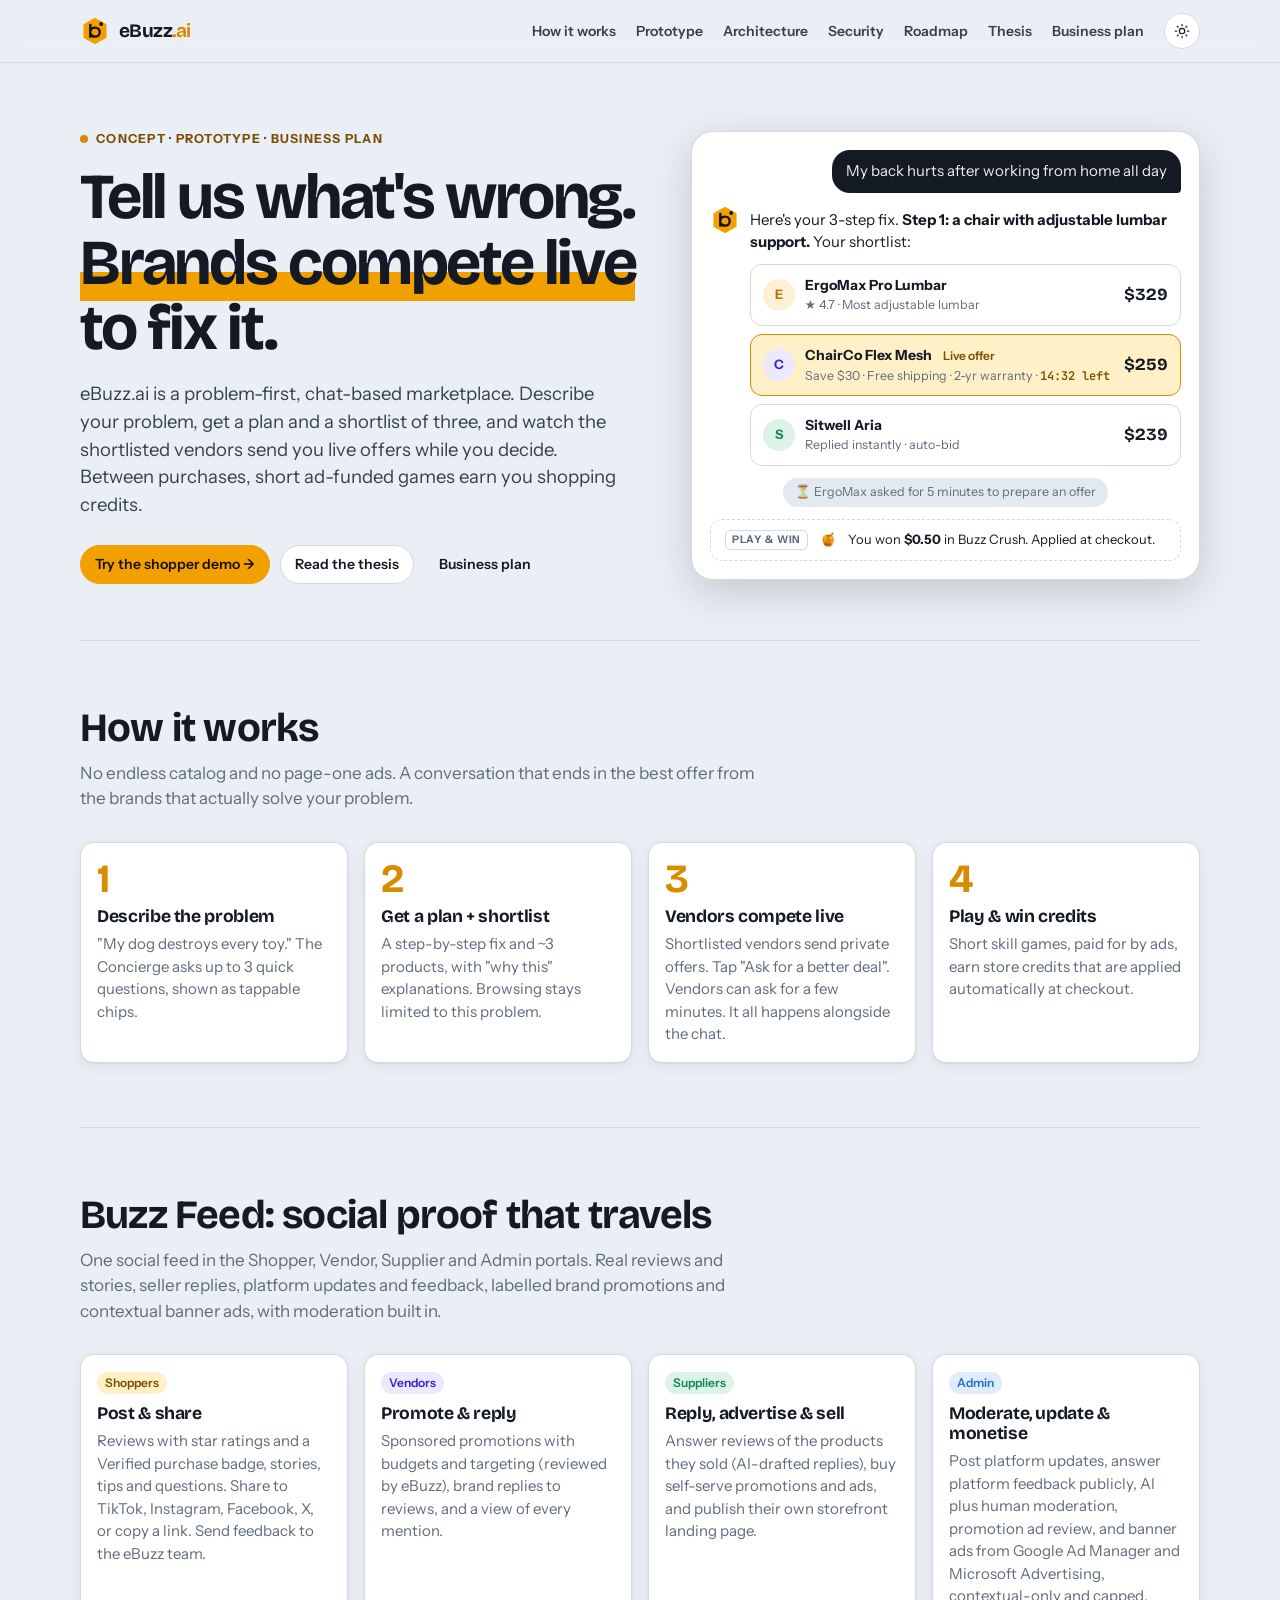
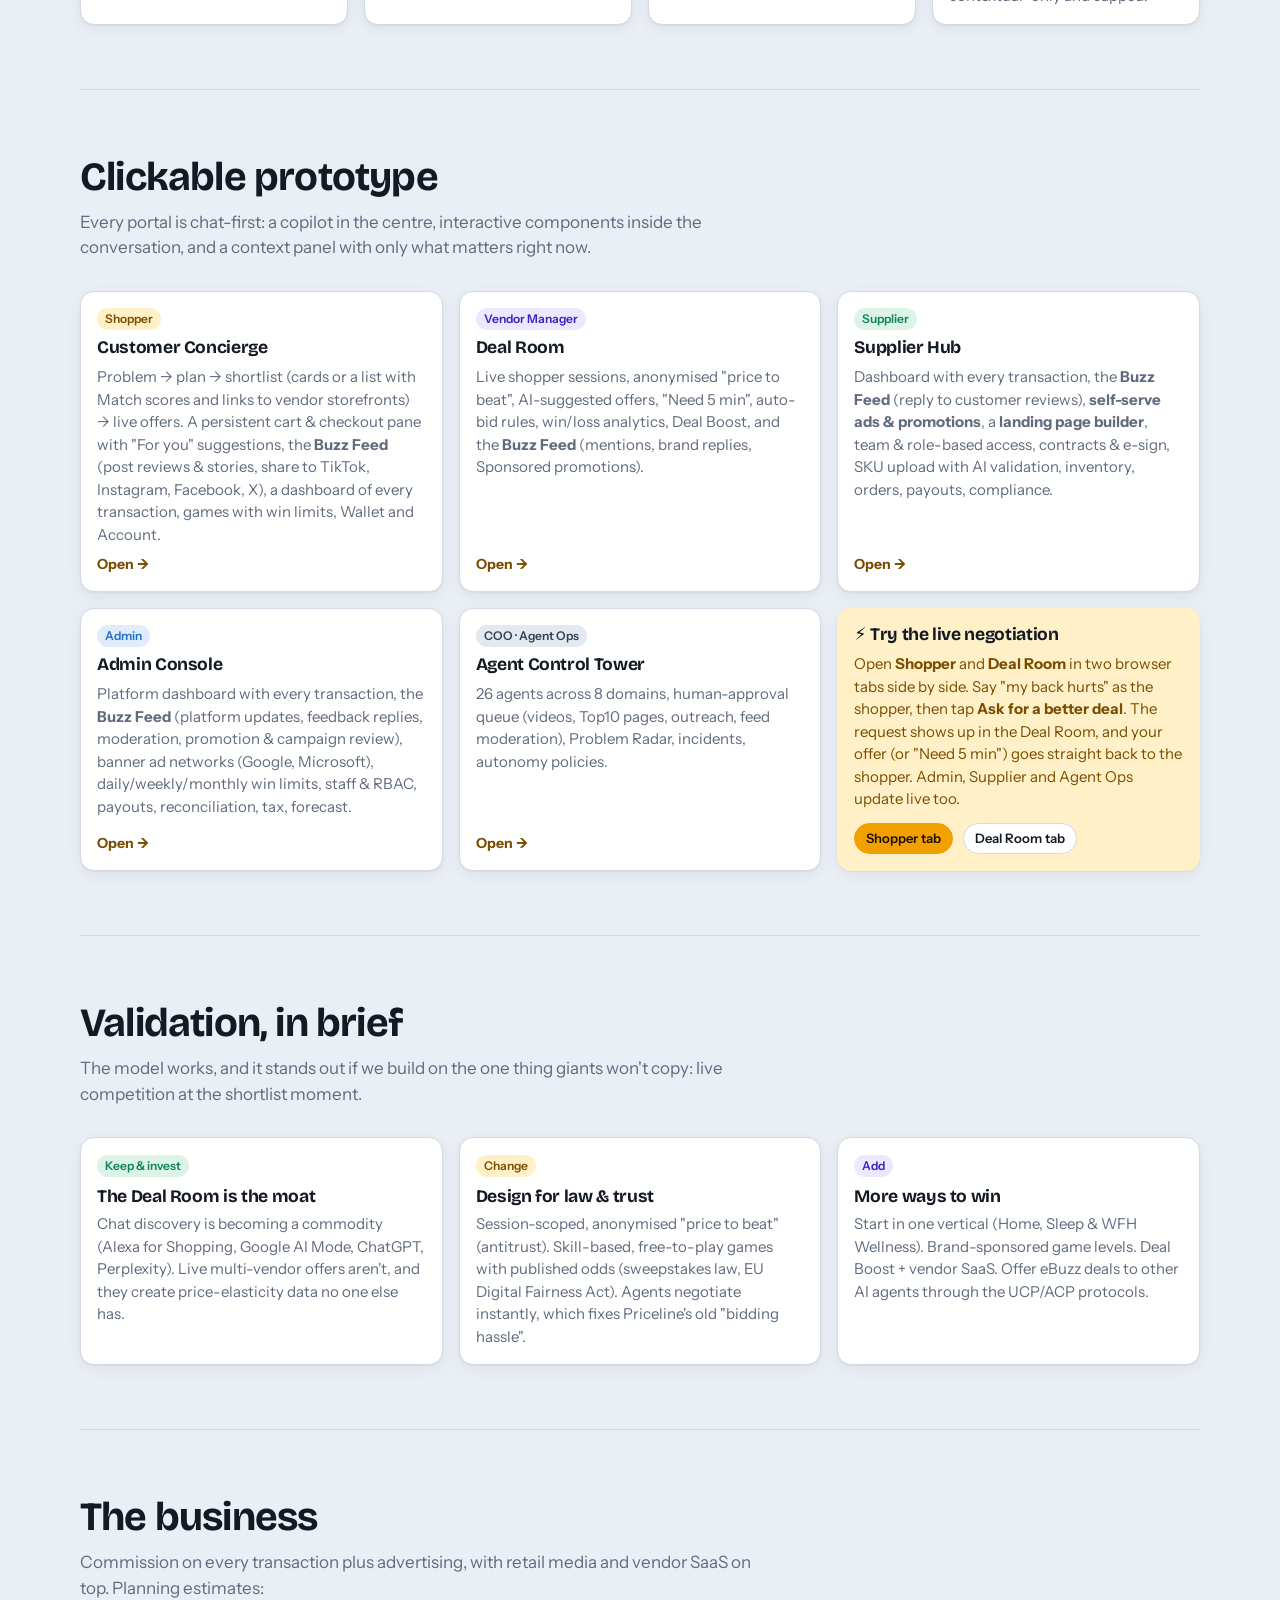
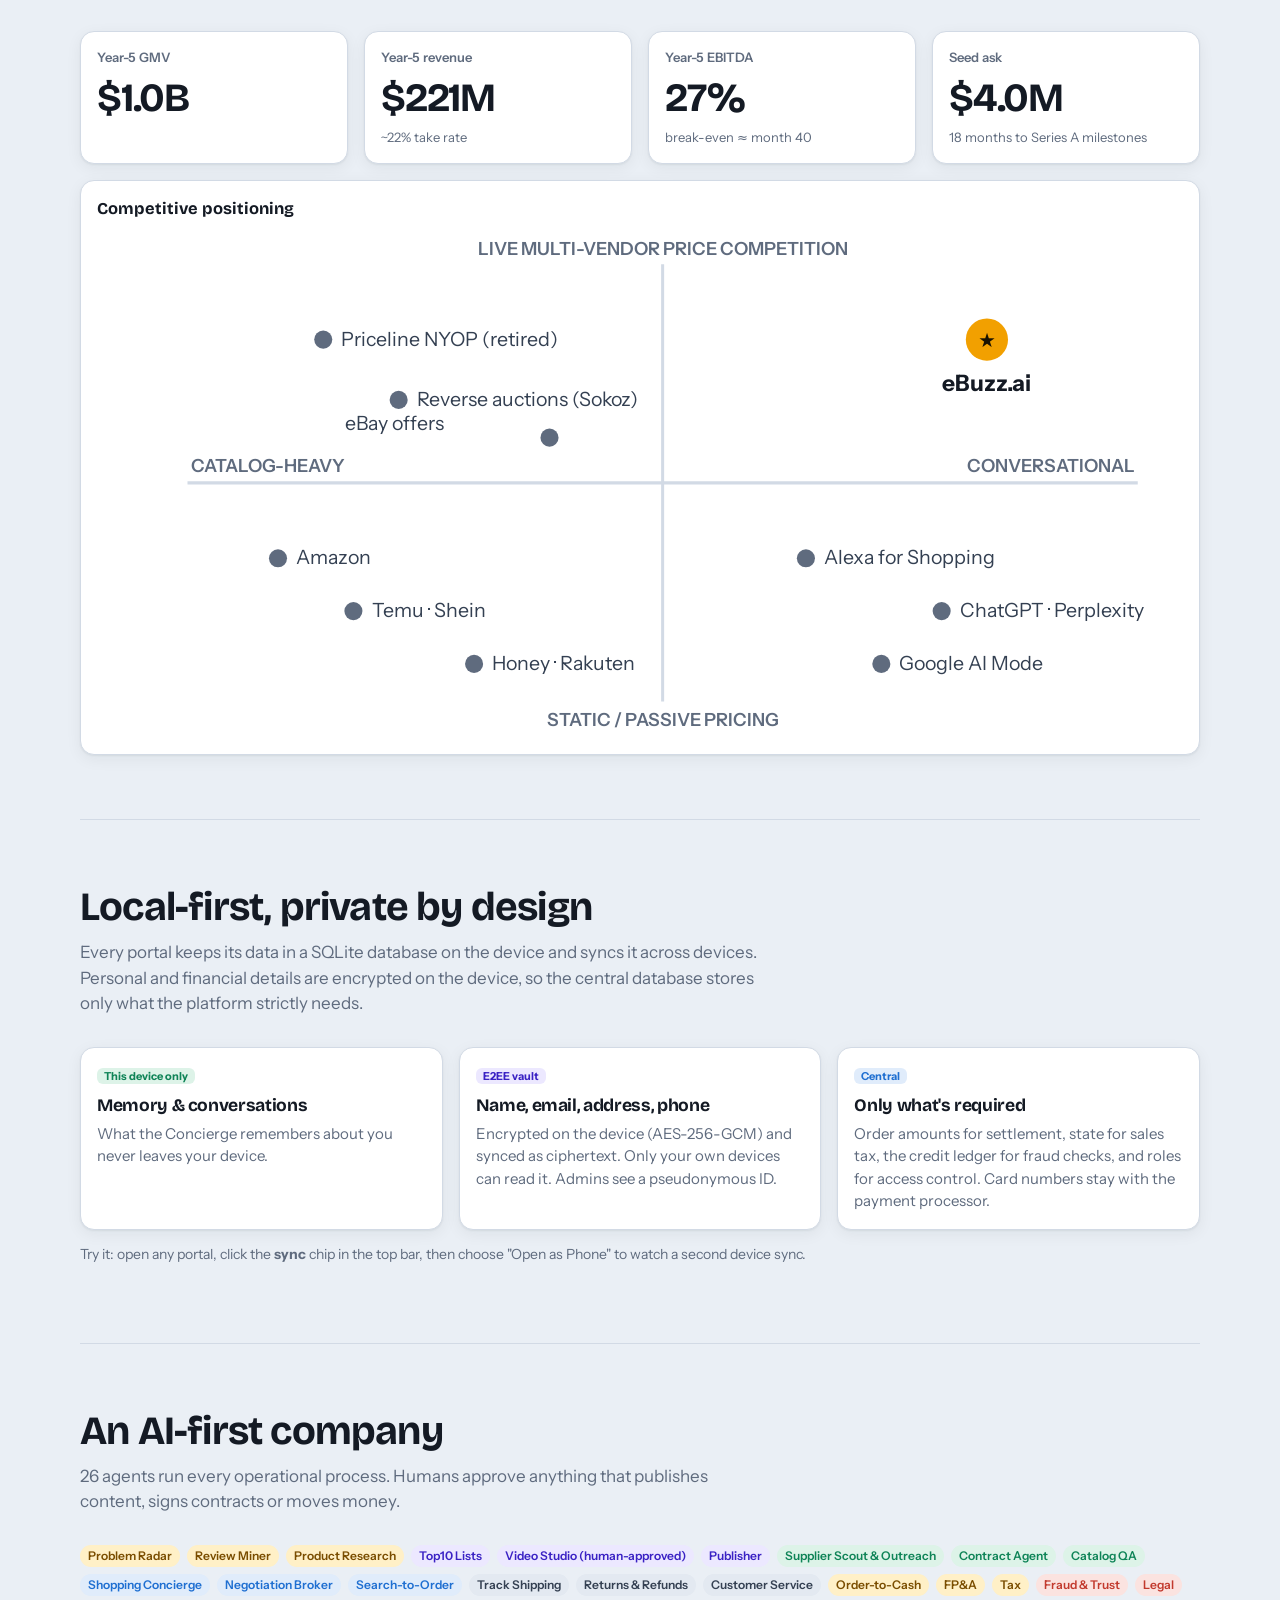
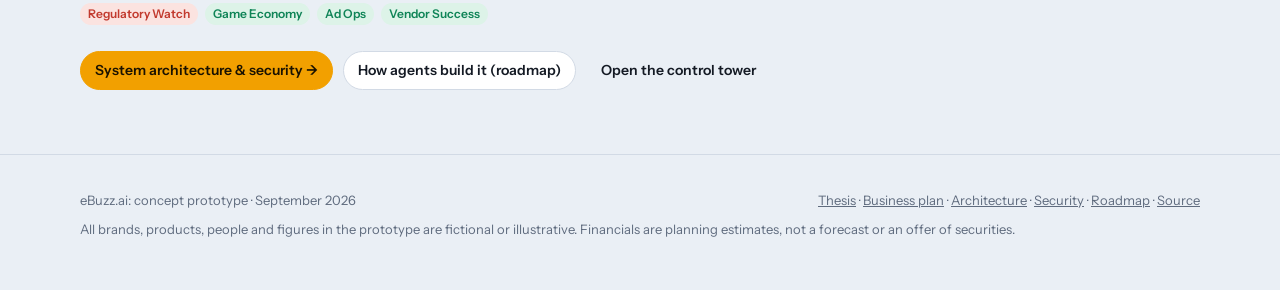
<file: index.html>
<!doctype html>
<html lang="en">
<head>
<meta charset="utf-8">
<meta name="viewport" content="width=device-width, initial-scale=1">
<title>eBuzz.ai</title>
<meta name="description" content="eBuzz.ai: a problem-first, chat-based marketplace where vendors compete live for your order and ad-funded games earn you shopping credits. Thesis, business plan and clickable prototype.">
<link rel="icon" href="assets/img/favicon.svg" type="image/svg+xml">
<link rel="preconnect" href="https://fonts.googleapis.com">
<link rel="preconnect" href="https://fonts.gstatic.com" crossorigin>
<link href="https://fonts.googleapis.com/css2?family=Bricolage+Grotesque:opsz,wght@12..96,500;12..96,700&family=Instrument+Sans:wght@400;500;600;700&family=JetBrains+Mono:wght@500;600&display=swap" rel="stylesheet">
<link rel="stylesheet" href="assets/css/ebuzz.css?v=9">
</head>
<body>
<header class="site-nav"><div class="in">
  <a class="brand" href="index.html" id="brand"><span>eBuzz<b>.ai</b></span></a>
  <nav class="links">
    <a href="#how" class="hide-m">How it works</a>
    <a href="#portals">Prototype</a>
    <a href="architecture.html">Architecture</a>
    <a href="security.html">Security</a>
    <a href="roadmap.html">Roadmap</a>
    <a href="docs.html?d=thesis">Thesis</a>
    <a href="docs.html?d=plan">Business plan</a>
    <button class="icon-btn" id="themeBtn" aria-label="Toggle dark mode"></button>
  </nav>
</div></header>

<main class="wrap-w">
  <section class="hero">
    <div>
      <div class="eyebrow"><span class="dot" style="color:var(--honey-strong)"></span> Concept · prototype · business plan</div>
      <h1>Tell us what's wrong.<br><em>Brands compete live</em> to fix it.</h1>
      <p class="lead">eBuzz.ai is a problem-first, chat-based marketplace. Describe your problem, get a plan and a shortlist of three, and watch the shortlisted vendors send you live offers while you decide. Between purchases, short ad-funded games earn you shopping credits.</p>
      <div class="row wrap">
        <a class="btn primary" href="app/customer.html">Try the shopper demo →</a>
        <a class="btn" href="docs.html?d=thesis">Read the thesis</a>
        <a class="btn ghost" href="docs.html?d=plan">Business plan</a>
      </div>
    </div>
    <div class="mock" aria-label="Example conversation">
      <div class="msg user"><div class="bubble">My back hurts after working from home all day</div></div>
      <div class="msg bot"><div class="who" data-logo></div><div class="body"><div class="bubble">Here's your 3-step fix. <b>Step 1: a chair with adjustable lumbar support.</b> Your shortlist:</div>
        <div class="offer-list">
          <div class="offer"><div class="avatar">E</div><div class="o-main"><div class="o-title">ErgoMax Pro Lumbar</div><div class="o-sub">★ 4.7 · Most adjustable lumbar</div></div><div class="o-price">$329</div></div>
          <div class="offer new"><div class="avatar v">C</div><div class="o-main"><div class="o-title">ChairCo Flex Mesh <span class="tag honey">Live offer</span></div><div class="o-sub">Save $30 · Free shipping · 2-yr warranty · <span class="timer">14:32 left</span></div></div><div class="o-price">$259</div></div>
          <div class="offer"><div class="avatar g">S</div><div class="o-main"><div class="o-title">Sitwell Aria</div><div class="o-sub">Replied instantly · auto-bid</div></div><div class="o-price">$239</div></div>
        </div></div></div>
      <div class="msg system"><div class="bubble">⏳ ErgoMax asked for 5 minutes to prepare an offer</div></div>
      <div class="sponsor"><span class="sp-label">Play & Win</span><span>🍯</span><div style="flex:1">You won <b>$0.50</b> in Buzz Crush. Applied at checkout.</div></div>
    </div>
  </section>

  <section class="section" id="how">
    <h2>How it works</h2>
    <p class="sub">No endless catalog and no page-one ads. A conversation that ends in the best offer from the brands that actually solve your problem.</p>
    <div class="grid4">
      <div class="card"><div class="step-n">1</div><h3 style="margin:8px 0 6px">Describe the problem</h3><p class="muted" style="margin:0">"My dog destroys every toy." The Concierge asks up to 3 quick questions, shown as tappable chips.</p></div>
      <div class="card"><div class="step-n">2</div><h3 style="margin:8px 0 6px">Get a plan + shortlist</h3><p class="muted" style="margin:0">A step-by-step fix and ~3 products, with "why this" explanations. Browsing stays limited to this problem.</p></div>
      <div class="card"><div class="step-n">3</div><h3 style="margin:8px 0 6px">Vendors compete live</h3><p class="muted" style="margin:0">Shortlisted vendors send private offers. Tap "Ask for a better deal". Vendors can ask for a few minutes. It all happens alongside the chat.</p></div>
      <div class="card"><div class="step-n">4</div><h3 style="margin:8px 0 6px">Play & win credits</h3><p class="muted" style="margin:0">Short skill games, paid for by ads, earn store credits that are applied automatically at checkout.</p></div>
    </div>
  </section>

  <section class="section" id="feed">
    <h2>Buzz Feed: social proof that travels</h2>
    <p class="sub">One social feed in the Shopper, Vendor, Supplier and Admin portals. Real reviews and stories, seller replies, platform updates and feedback, labelled brand promotions and contextual banner ads, with moderation built in.</p>
    <div class="grid3" style="grid-template-columns:repeat(auto-fit,minmax(220px,1fr))">
      <div class="card"><span class="tag honey">Shoppers</span><h3 style="margin:10px 0 6px">Post & share</h3><p class="muted" style="margin:0">Reviews with star ratings and a Verified purchase badge, stories, tips and questions. Share to TikTok, Instagram, Facebook, X, or copy a link. Send feedback to the eBuzz team.</p></div>
      <div class="card"><span class="tag violet">Vendors</span><h3 style="margin:10px 0 6px">Promote & reply</h3><p class="muted" style="margin:0">Sponsored promotions with budgets and targeting (reviewed by eBuzz), brand replies to reviews, and a view of every mention.</p></div>
      <div class="card"><span class="tag green">Suppliers</span><h3 style="margin:10px 0 6px">Reply, advertise & sell</h3><p class="muted" style="margin:0">Answer reviews of the products they sold (AI-drafted replies), buy self-serve promotions and ads, and publish their own storefront landing page.</p></div>
      <div class="card"><span class="tag blue">Admin</span><h3 style="margin:10px 0 6px">Moderate, update & monetise</h3><p class="muted" style="margin:0">Post platform updates, answer platform feedback publicly, AI plus human moderation, promotion ad review, and banner ads from Google Ad Manager and Microsoft Advertising, contextual-only and capped.</p></div>
    </div>
  </section>

  <section class="section" id="portals">
    <h2>Clickable prototype</h2>
    <p class="sub">Every portal is chat-first: a copilot in the centre, interactive components inside the conversation, and a context panel with only what matters right now.</p>
    <div class="grid3">
      <a class="card portal-card" href="app/customer.html"><span class="tag honey" style="align-self:flex-start">Shopper</span><h3>Customer Concierge</h3><p class="muted" style="margin:0">Problem → plan → shortlist (cards or a list with Match scores and links to vendor storefronts) → live offers. A persistent cart &amp; checkout pane with "For you" suggestions, the <b>Buzz Feed</b> (post reviews &amp; stories, share to TikTok, Instagram, Facebook, X), a dashboard of every transaction, games with win limits, Wallet and Account.</p><span class="go">Open →</span></a>
      <a class="card portal-card" href="app/vendor.html"><span class="tag violet" style="align-self:flex-start">Vendor Manager</span><h3>Deal Room</h3><p class="muted" style="margin:0">Live shopper sessions, anonymised "price to beat", AI-suggested offers, "Need 5 min", auto-bid rules, win/loss analytics, Deal Boost, and the <b>Buzz Feed</b> (mentions, brand replies, Sponsored promotions).</p><span class="go">Open →</span></a>
      <a class="card portal-card" href="app/supplier.html"><span class="tag green" style="align-self:flex-start">Supplier</span><h3>Supplier Hub</h3><p class="muted" style="margin:0">Dashboard with every transaction, the <b>Buzz Feed</b> (reply to customer reviews), <b>self-serve ads &amp; promotions</b>, a <b>landing page builder</b>, team &amp; role-based access, contracts &amp; e-sign, SKU upload with AI validation, inventory, orders, payouts, compliance.</p><span class="go">Open →</span></a>
      <a class="card portal-card" href="app/admin.html"><span class="tag blue" style="align-self:flex-start">Admin</span><h3>Admin Console</h3><p class="muted" style="margin:0">Platform dashboard with every transaction, the <b>Buzz Feed</b> (platform updates, feedback replies, moderation, promotion &amp; campaign review), banner ad networks (Google, Microsoft), daily/weekly/monthly win limits, staff &amp; RBAC, payouts, reconciliation, tax, forecast.</p><span class="go">Open →</span></a>
      <a class="card portal-card" href="app/agents.html"><span class="tag" style="align-self:flex-start">COO · Agent Ops</span><h3>Agent Control Tower</h3><p class="muted" style="margin:0">26 agents across 8 domains, human-approval queue (videos, Top10 pages, outreach, feed moderation), Problem Radar, incidents, autonomy policies.</p><span class="go">Open →</span></a>
      <div class="card" style="background:var(--honey-soft);border-color:transparent"><h3 style="margin-bottom:8px">⚡ Try the live negotiation</h3><p style="margin:0 0 12px;color:var(--honey-ink)">Open <b>Shopper</b> and <b>Deal Room</b> in two browser tabs side by side. Say "my back hurts" as the shopper, then tap <b>Ask for a better deal</b>. The request shows up in the Deal Room, and your offer (or "Need 5 min") goes straight back to the shopper. Admin, Supplier and Agent Ops update live too.</p><div class="row wrap"><a class="btn sm primary" href="app/customer.html" target="_blank">Shopper tab</a><a class="btn sm" href="app/vendor.html" target="_blank">Deal Room tab</a></div></div>
    </div>
  </section>

  <section class="section">
    <h2>Validation, in brief</h2>
    <p class="sub">The model works, and it stands out if we build on the one thing giants won't copy: live competition at the shortlist moment.</p>
    <div class="grid3">
      <div class="card"><span class="tag green">Keep & invest</span><h3 style="margin:10px 0 6px">The Deal Room is the moat</h3><p class="muted" style="margin:0">Chat discovery is becoming a commodity (Alexa for Shopping, Google AI Mode, ChatGPT, Perplexity). Live multi-vendor offers aren't, and they create price-elasticity data no one else has.</p></div>
      <div class="card"><span class="tag honey">Change</span><h3 style="margin:10px 0 6px">Design for law & trust</h3><p class="muted" style="margin:0">Session-scoped, anonymised "price to beat" (antitrust). Skill-based, free-to-play games with published odds (sweepstakes law, EU Digital Fairness Act). Agents negotiate instantly, which fixes Priceline's old "bidding hassle".</p></div>
      <div class="card"><span class="tag violet">Add</span><h3 style="margin:10px 0 6px">More ways to win</h3><p class="muted" style="margin:0">Start in one vertical (Home, Sleep & WFH Wellness). Brand-sponsored game levels. Deal Boost + vendor SaaS. Offer eBuzz deals to other AI agents through the UCP/ACP protocols.</p></div>
    </div>
  </section>

  <section class="section">
    <h2>The business</h2>
    <p class="sub">Commission on every transaction plus advertising, with retail media and vendor SaaS on top. Planning estimates:</p>
    <div class="grid4">
      <div class="card"><div class="muted" style="font-weight:600;font-size:13px">Year-5 GMV</div><div class="big-num">$1.0B</div></div>
      <div class="card"><div class="muted" style="font-weight:600;font-size:13px">Year-5 revenue</div><div class="big-num">$221M</div><div class="muted" style="font-size:13px">~22% take rate</div></div>
      <div class="card"><div class="muted" style="font-weight:600;font-size:13px">Year-5 EBITDA</div><div class="big-num">27%</div><div class="muted" style="font-size:13px">break-even ≈ month 40</div></div>
      <div class="card"><div class="muted" style="font-weight:600;font-size:13px">Seed ask</div><div class="big-num">$4.0M</div><div class="muted" style="font-size:13px">18 months to Series A milestones</div></div>
    </div>
    <div class="card" style="margin-top:16px">
      <div class="card-title" style="margin-bottom:12px">Competitive positioning</div>
      <svg viewBox="0 0 720 330" style="width:100%;height:auto" role="img" aria-label="Positioning map: eBuzz is the only player combining conversational discovery with live multi-vendor price competition">
        <line x1="60" y1="165" x2="690" y2="165" stroke="var(--line)" stroke-width="2"/>
        <line x1="375" y1="20" x2="375" y2="310" stroke="var(--line)" stroke-width="2"/>
        <text x="375" y="14" text-anchor="middle" font-size="12" fill="var(--muted)" font-weight="600">LIVE MULTI-VENDOR PRICE COMPETITION</text>
        <text x="375" y="326" text-anchor="middle" font-size="12" fill="var(--muted)" font-weight="600">STATIC / PASSIVE PRICING</text>
        <text x="62" y="158" font-size="12" fill="var(--muted)" font-weight="600">CATALOG-HEAVY</text>
        <text x="688" y="158" text-anchor="end" font-size="12" fill="var(--muted)" font-weight="600">CONVERSATIONAL</text>
        <g font-size="13" fill="var(--ink-2)">
          <circle cx="150" cy="70" r="6" fill="var(--muted)"/><text x="162" y="74">Priceline NYOP (retired)</text>
          <circle cx="200" cy="110" r="6" fill="var(--muted)"/><text x="212" y="114">Reverse auctions (Sokoz)</text>
          <circle cx="300" cy="135" r="6" fill="var(--muted)"/><text x="230" y="130" text-anchor="end">eBay offers</text>
          <circle cx="120" cy="215" r="6" fill="var(--muted)"/><text x="132" y="219">Amazon</text>
          <circle cx="170" cy="250" r="6" fill="var(--muted)"/><text x="182" y="254">Temu · Shein</text>
          <circle cx="250" cy="285" r="6" fill="var(--muted)"/><text x="262" y="289">Honey · Rakuten</text>
          <circle cx="470" cy="215" r="6" fill="var(--muted)"/><text x="482" y="219">Alexa for Shopping</text>
          <circle cx="560" cy="250" r="6" fill="var(--muted)"/><text x="572" y="254">ChatGPT · Perplexity</text>
          <circle cx="520" cy="285" r="6" fill="var(--muted)"/><text x="532" y="289">Google AI Mode</text>
        </g>
        <circle cx="590" cy="70" r="14" fill="var(--honey)"/><text x="590" y="75" text-anchor="middle" font-size="13" font-weight="700" fill="#1A1200">★</text>
        <text x="590" y="104" text-anchor="middle" font-size="15" font-weight="700" fill="var(--ink)">eBuzz.ai</text>
      </svg>
    </div>
  </section>

  <section class="section">
    <h2>Local-first, private by design</h2>
    <p class="sub">Every portal keeps its data in a SQLite database on the device and syncs it across devices. Personal and financial details are encrypted on the device, so the central database stores only what the platform strictly needs.</p>
    <div class="grid3">
      <div class="card"><span class="cls local">This device only</span><h3 style="margin:10px 0 6px">Memory & conversations</h3><p class="muted" style="margin:0">What the Concierge remembers about you never leaves your device.</p></div>
      <div class="card"><span class="cls vault">E2EE vault</span><h3 style="margin:10px 0 6px">Name, email, address, phone</h3><p class="muted" style="margin:0">Encrypted on the device (AES-256-GCM) and synced as ciphertext. Only your own devices can read it. Admins see a pseudonymous ID.</p></div>
      <div class="card"><span class="cls central">Central</span><h3 style="margin:10px 0 6px">Only what's required</h3><p class="muted" style="margin:0">Order amounts for settlement, state for sales tax, the credit ledger for fraud checks, and roles for access control. Card numbers stay with the payment processor.</p></div>
    </div>
    <p class="muted" style="margin-top:14px;font-size:14px">Try it: open any portal, click the <b>sync</b> chip in the top bar, then choose "Open as Phone" to watch a second device sync.</p>
  </section>

  <section class="section">
    <h2>An AI-first company</h2>
    <p class="sub">26 agents run every operational process. Humans approve anything that publishes content, signs contracts or moves money.</p>
    <div class="chips">
      <span class="tag honey">Problem Radar</span><span class="tag honey">Review Miner</span><span class="tag honey">Product Research</span><span class="tag violet">Top10 Lists</span><span class="tag violet">Video Studio (human-approved)</span><span class="tag violet">Publisher</span><span class="tag green">Supplier Scout & Outreach</span><span class="tag green">Contract Agent</span><span class="tag green">Catalog QA</span><span class="tag blue">Shopping Concierge</span><span class="tag blue">Negotiation Broker</span><span class="tag blue">Search-to-Order</span><span class="tag">Track Shipping</span><span class="tag">Returns & Refunds</span><span class="tag">Customer Service</span><span class="tag honey">Order-to-Cash</span><span class="tag honey">FP&A</span><span class="tag honey">Tax</span><span class="tag red">Fraud & Trust</span><span class="tag red">Legal</span><span class="tag red">Regulatory Watch</span><span class="tag green">Game Economy</span><span class="tag green">Ad Ops</span><span class="tag green">Vendor Success</span>
    </div>
    <div class="row wrap" style="margin-top:26px"><a class="btn primary" href="architecture.html">System architecture & security →</a><a class="btn" href="roadmap.html">How agents build it (roadmap)</a><a class="btn ghost" href="app/agents.html">Open the control tower</a></div>
  </section>
</main>

<footer class="site-foot"><div class="wrap-w">
  <div class="row between wrap" style="gap:10px"><span>eBuzz.ai: concept prototype · September 2026</span><span><a href="docs.html?d=thesis">Thesis</a> · <a href="docs.html?d=plan">Business plan</a> · <a href="architecture.html">Architecture</a> · <a href="security.html">Security</a> · <a href="roadmap.html">Roadmap</a> · <a href="https://github.com/ravikrali/ebuzz-demo">Source</a></span></div>
  <p style="margin:10px 0 0">All brands, products, people and figures in the prototype are fictional or illustrative. Financials are planning estimates, not a forecast or an offer of securities.</p>
</div></footer>

<script src="assets/js/ui.js?v=9"></script>
<script>
  document.getElementById('brand').insertAdjacentHTML('afterbegin', EB.logo());
  document.querySelectorAll('[data-logo]').forEach((e) => (e.innerHTML = EB.logo(30)));
  const tb = document.getElementById('themeBtn'); tb.innerHTML = EB.icon('sun'); tb.onclick = EB.toggleTheme;
</script>
</body>
</html>
</file>
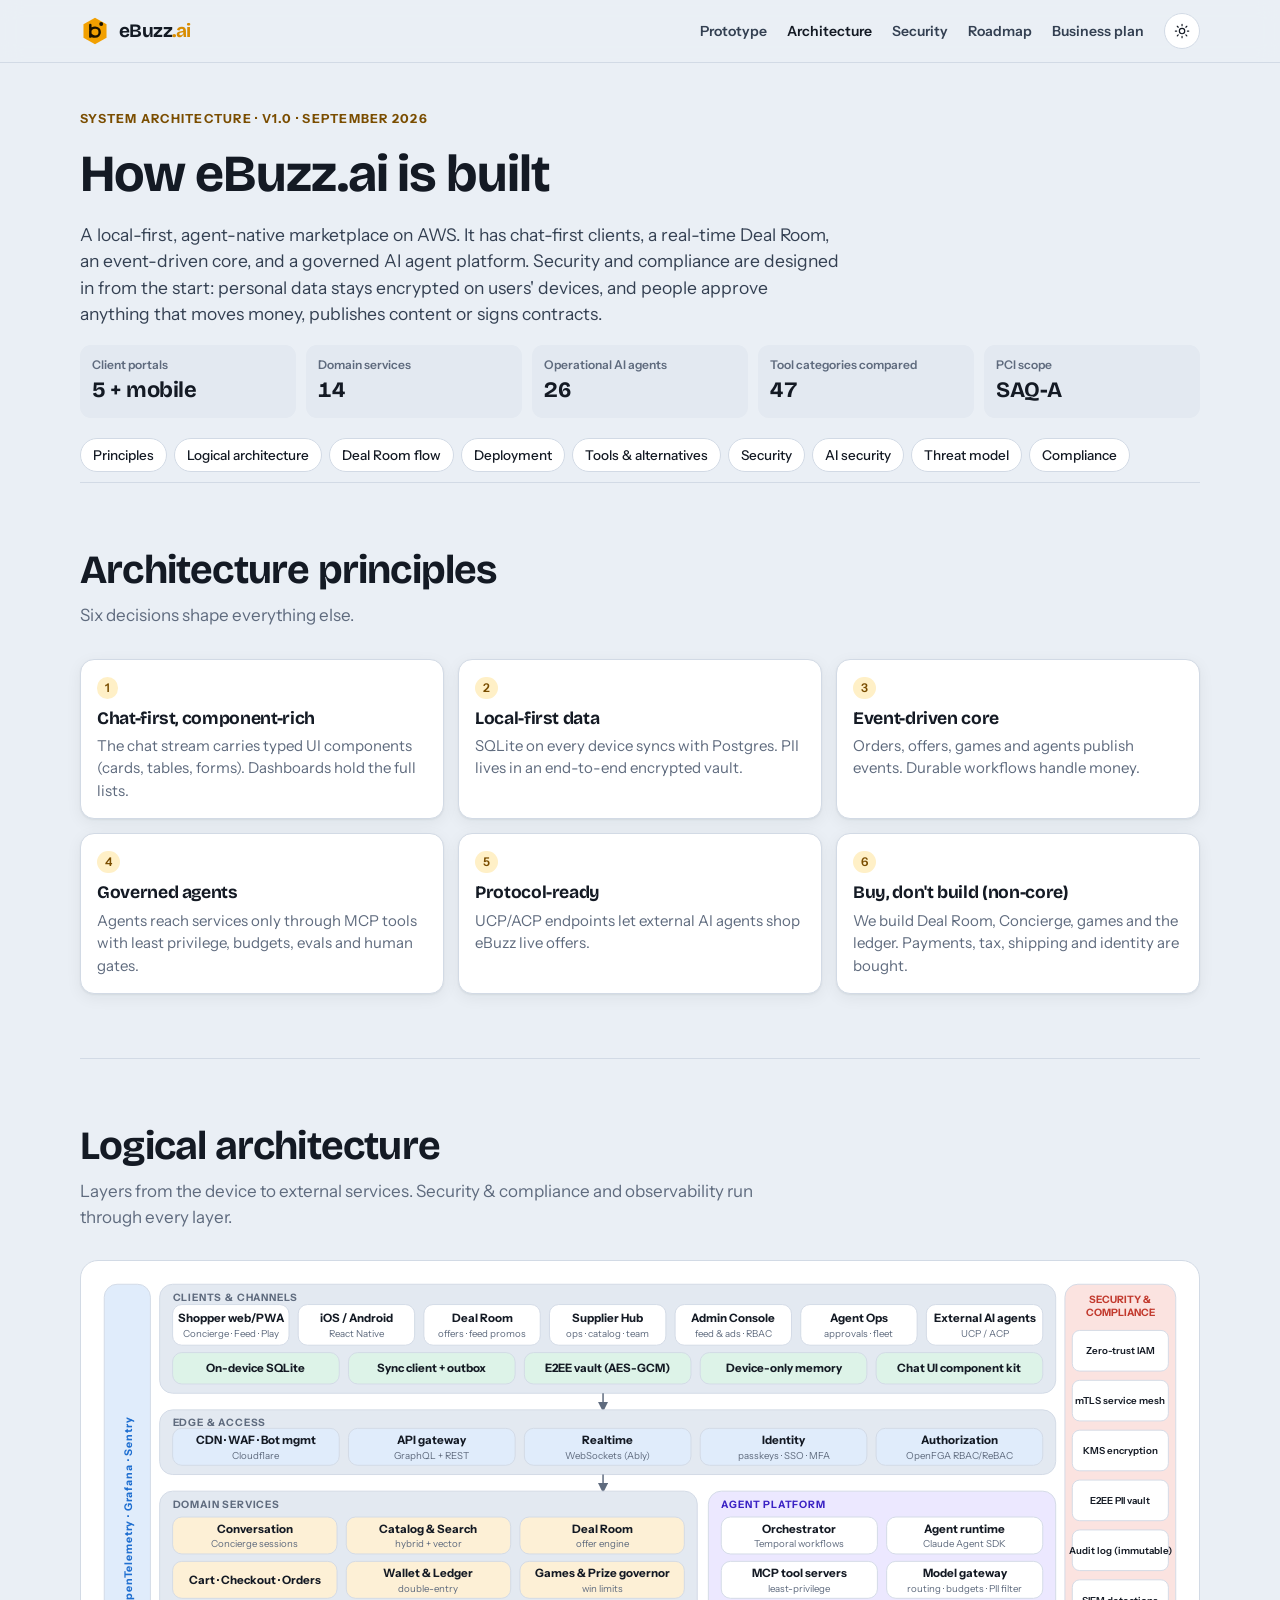
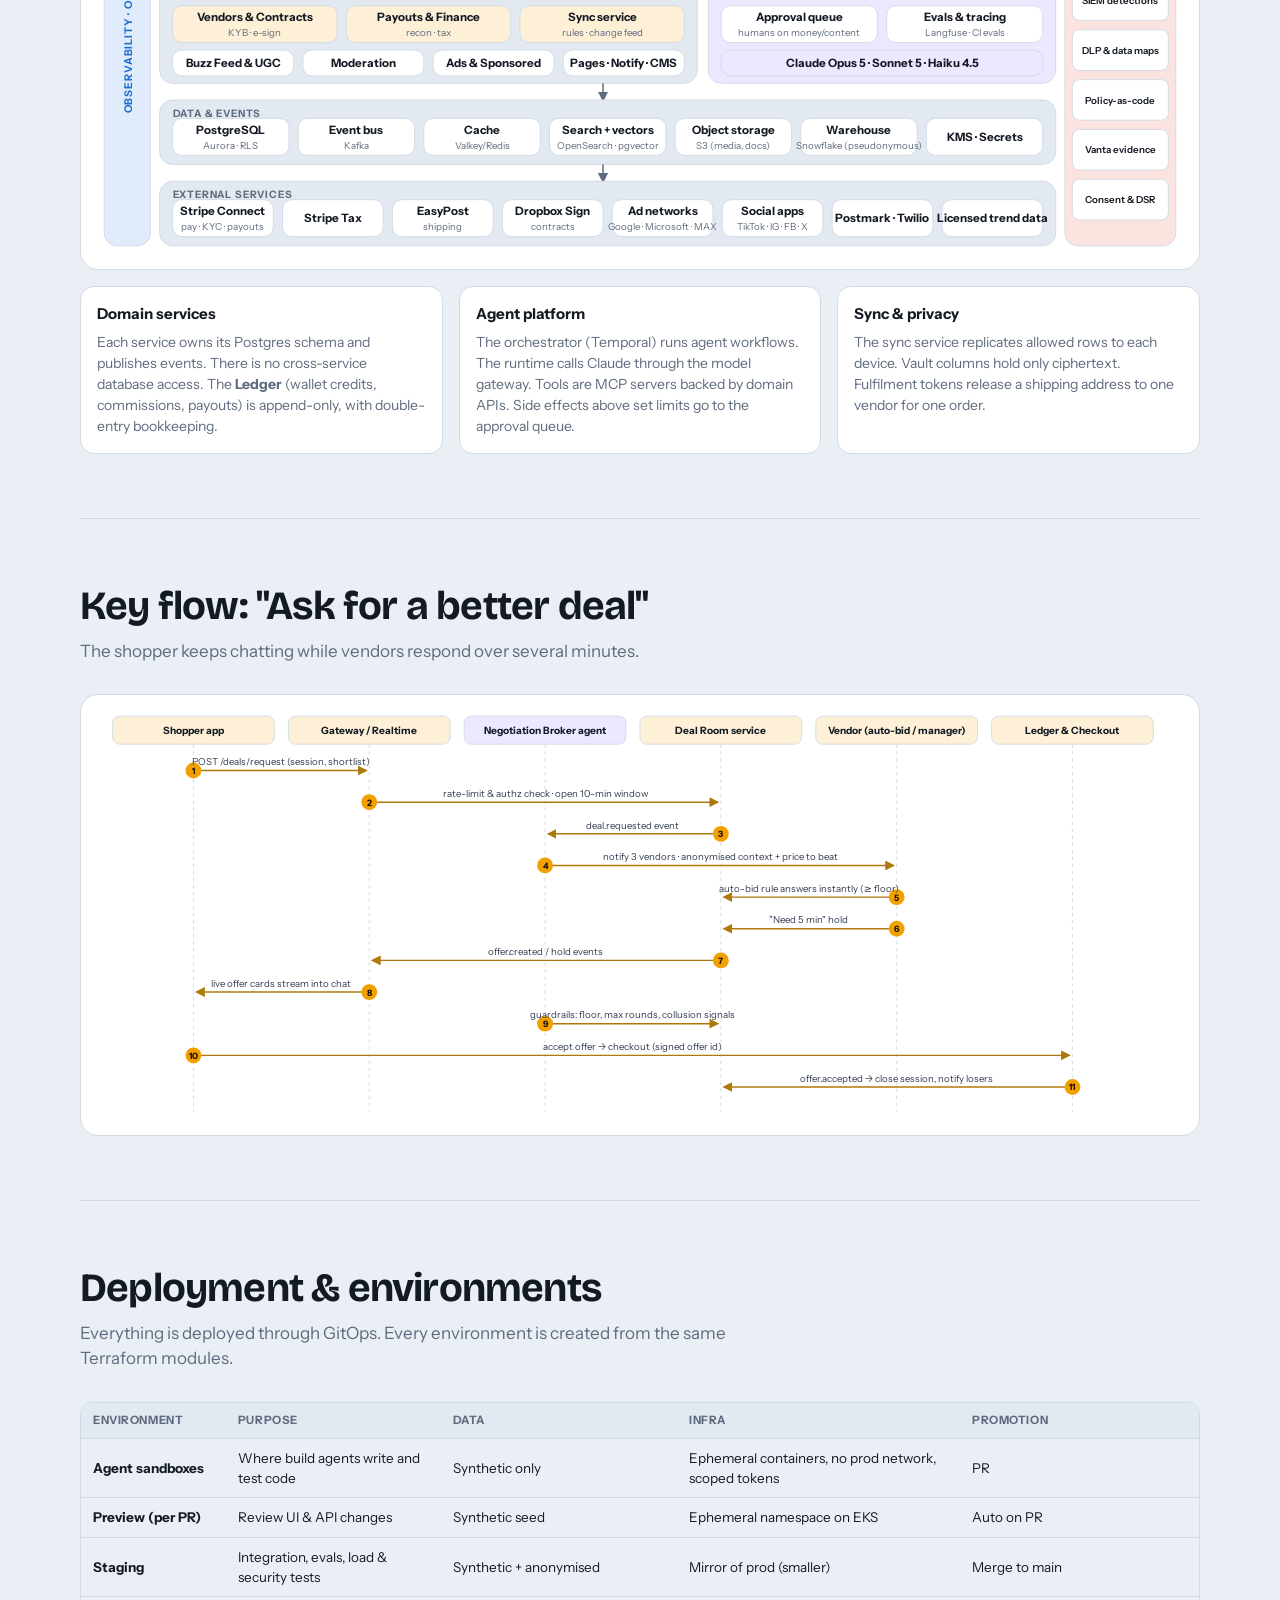
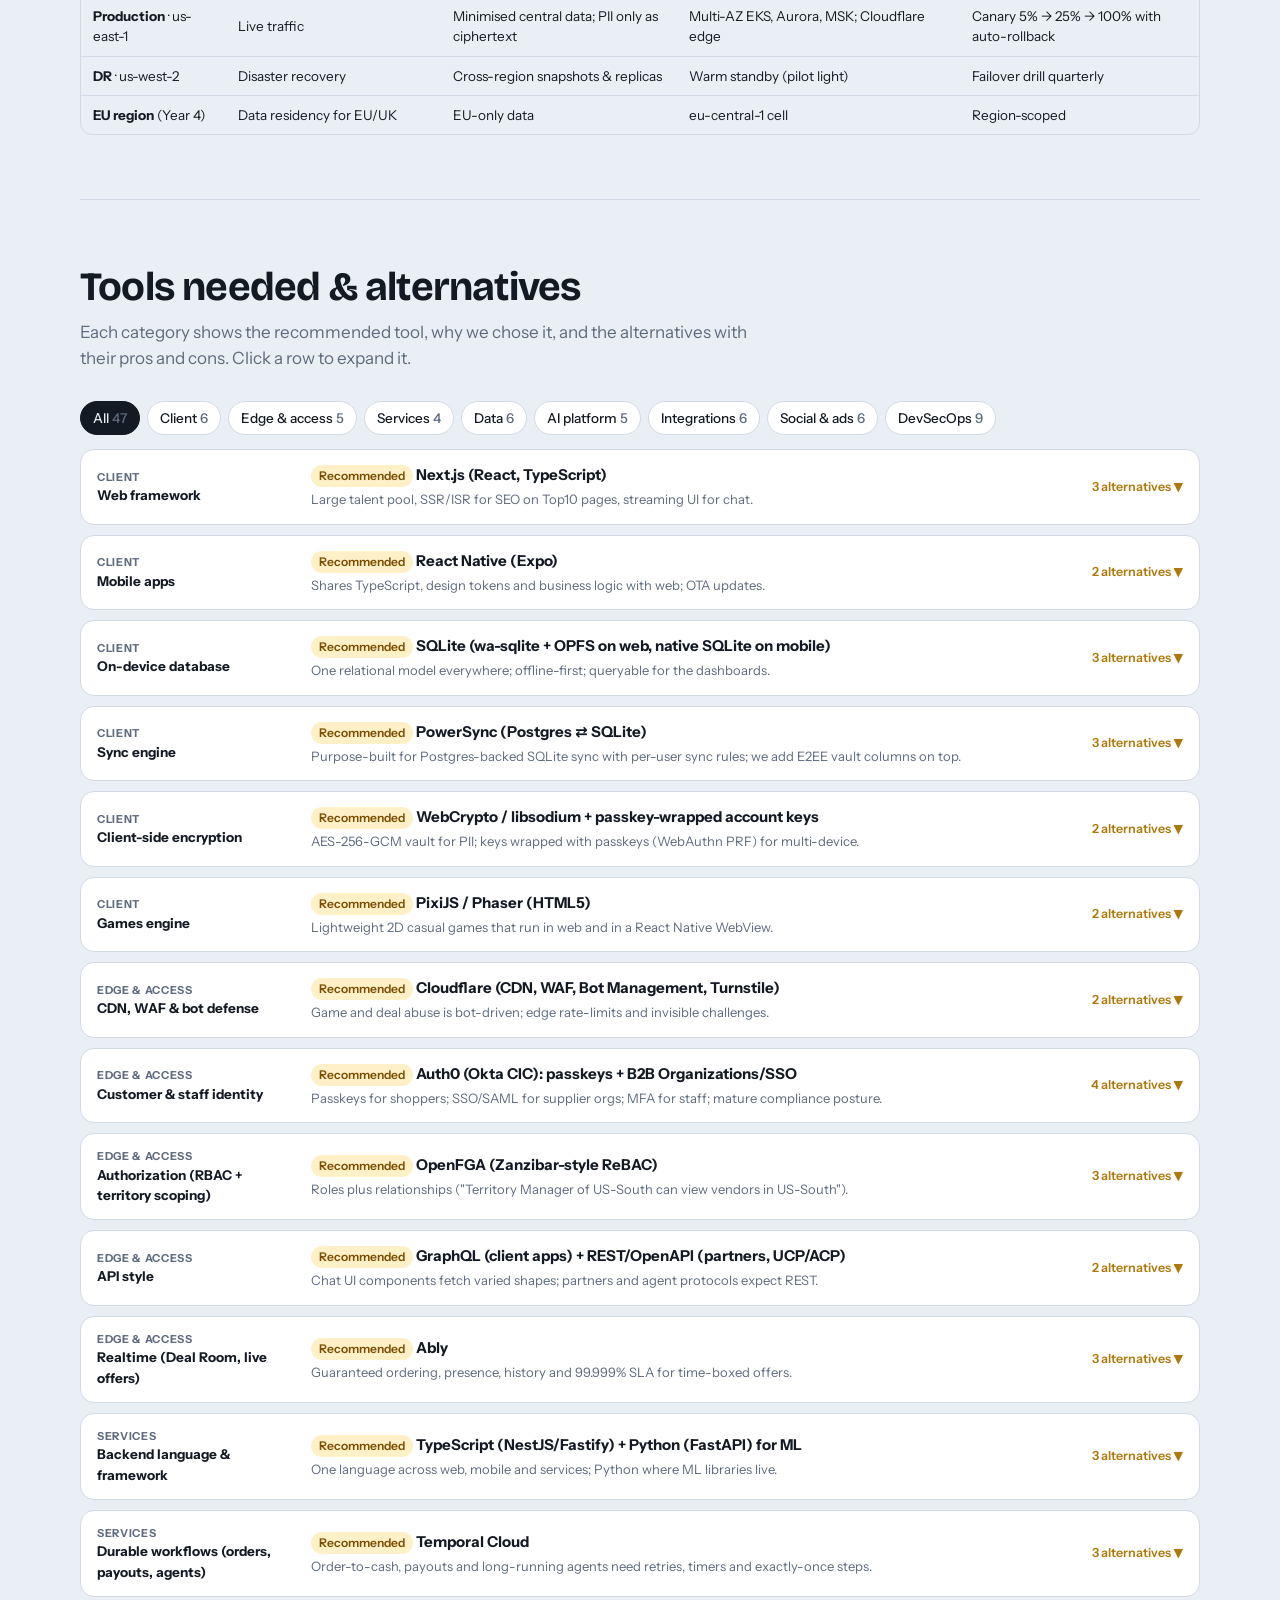
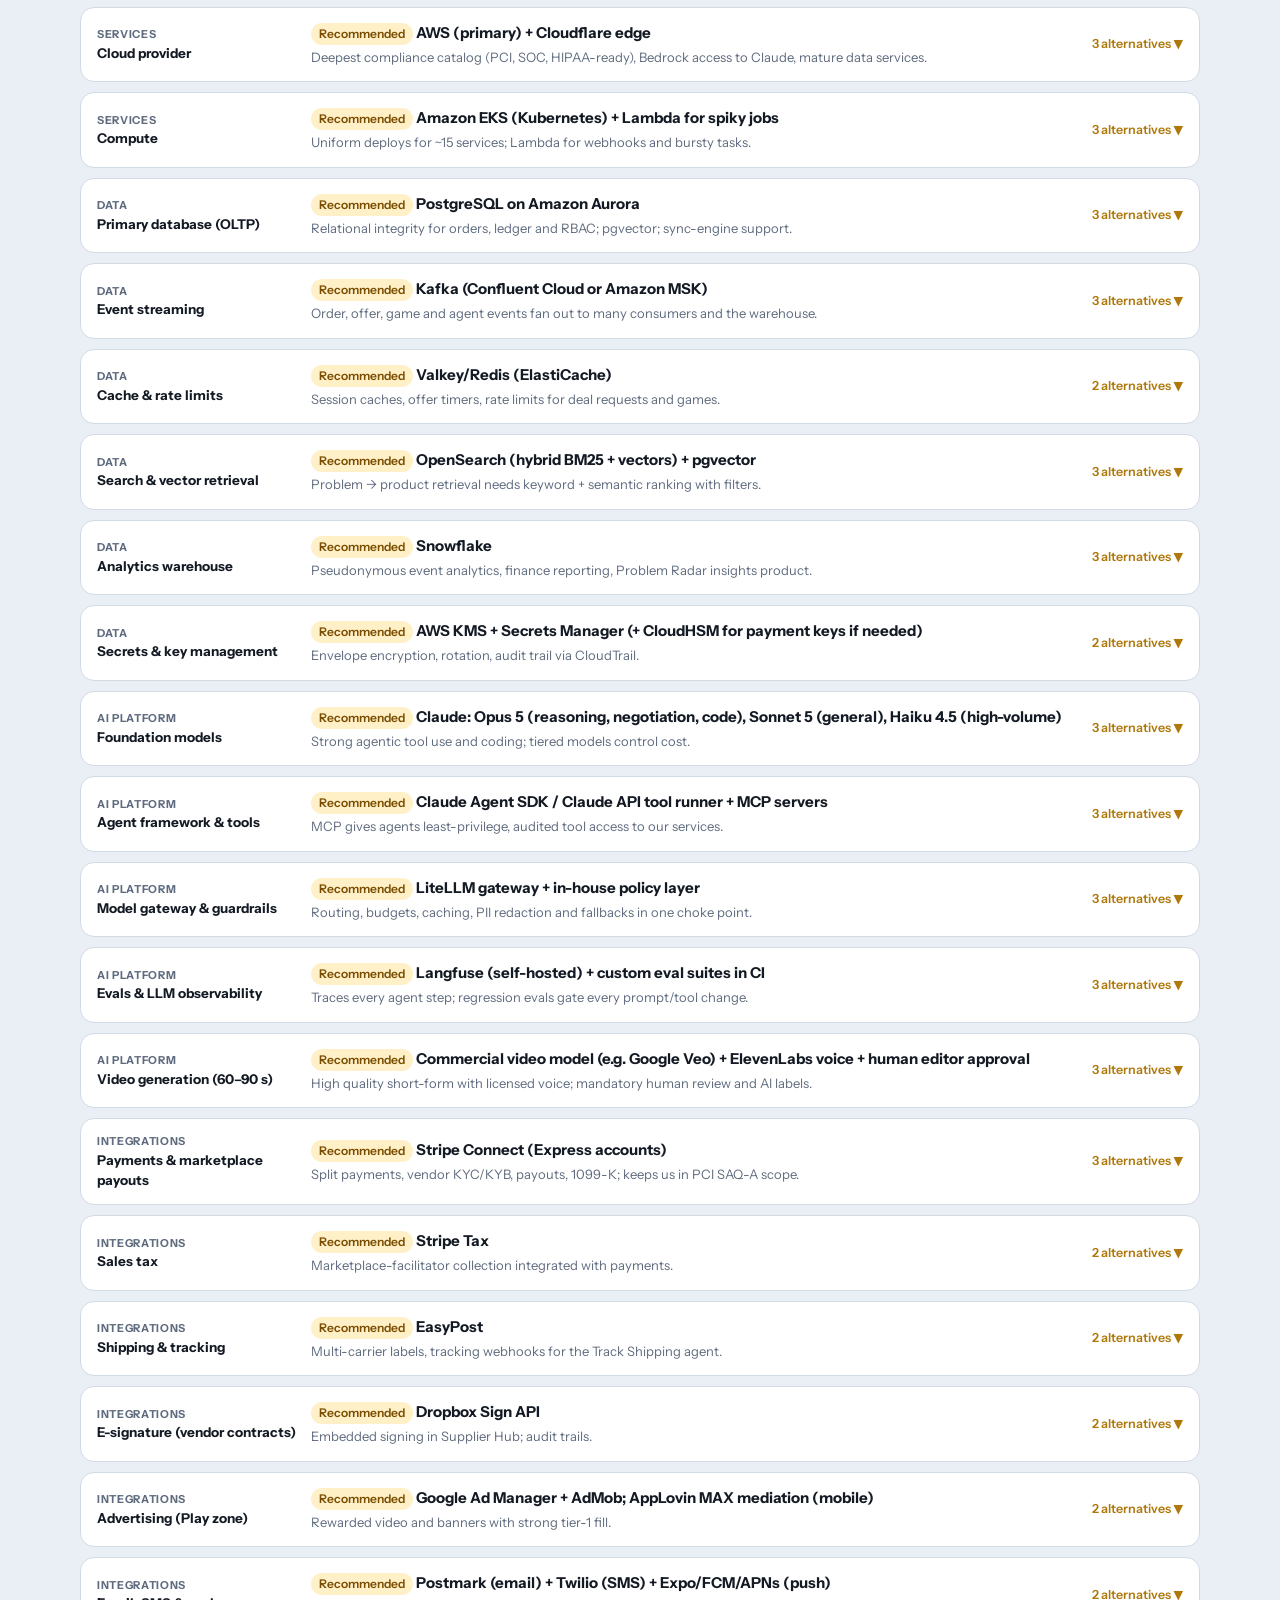
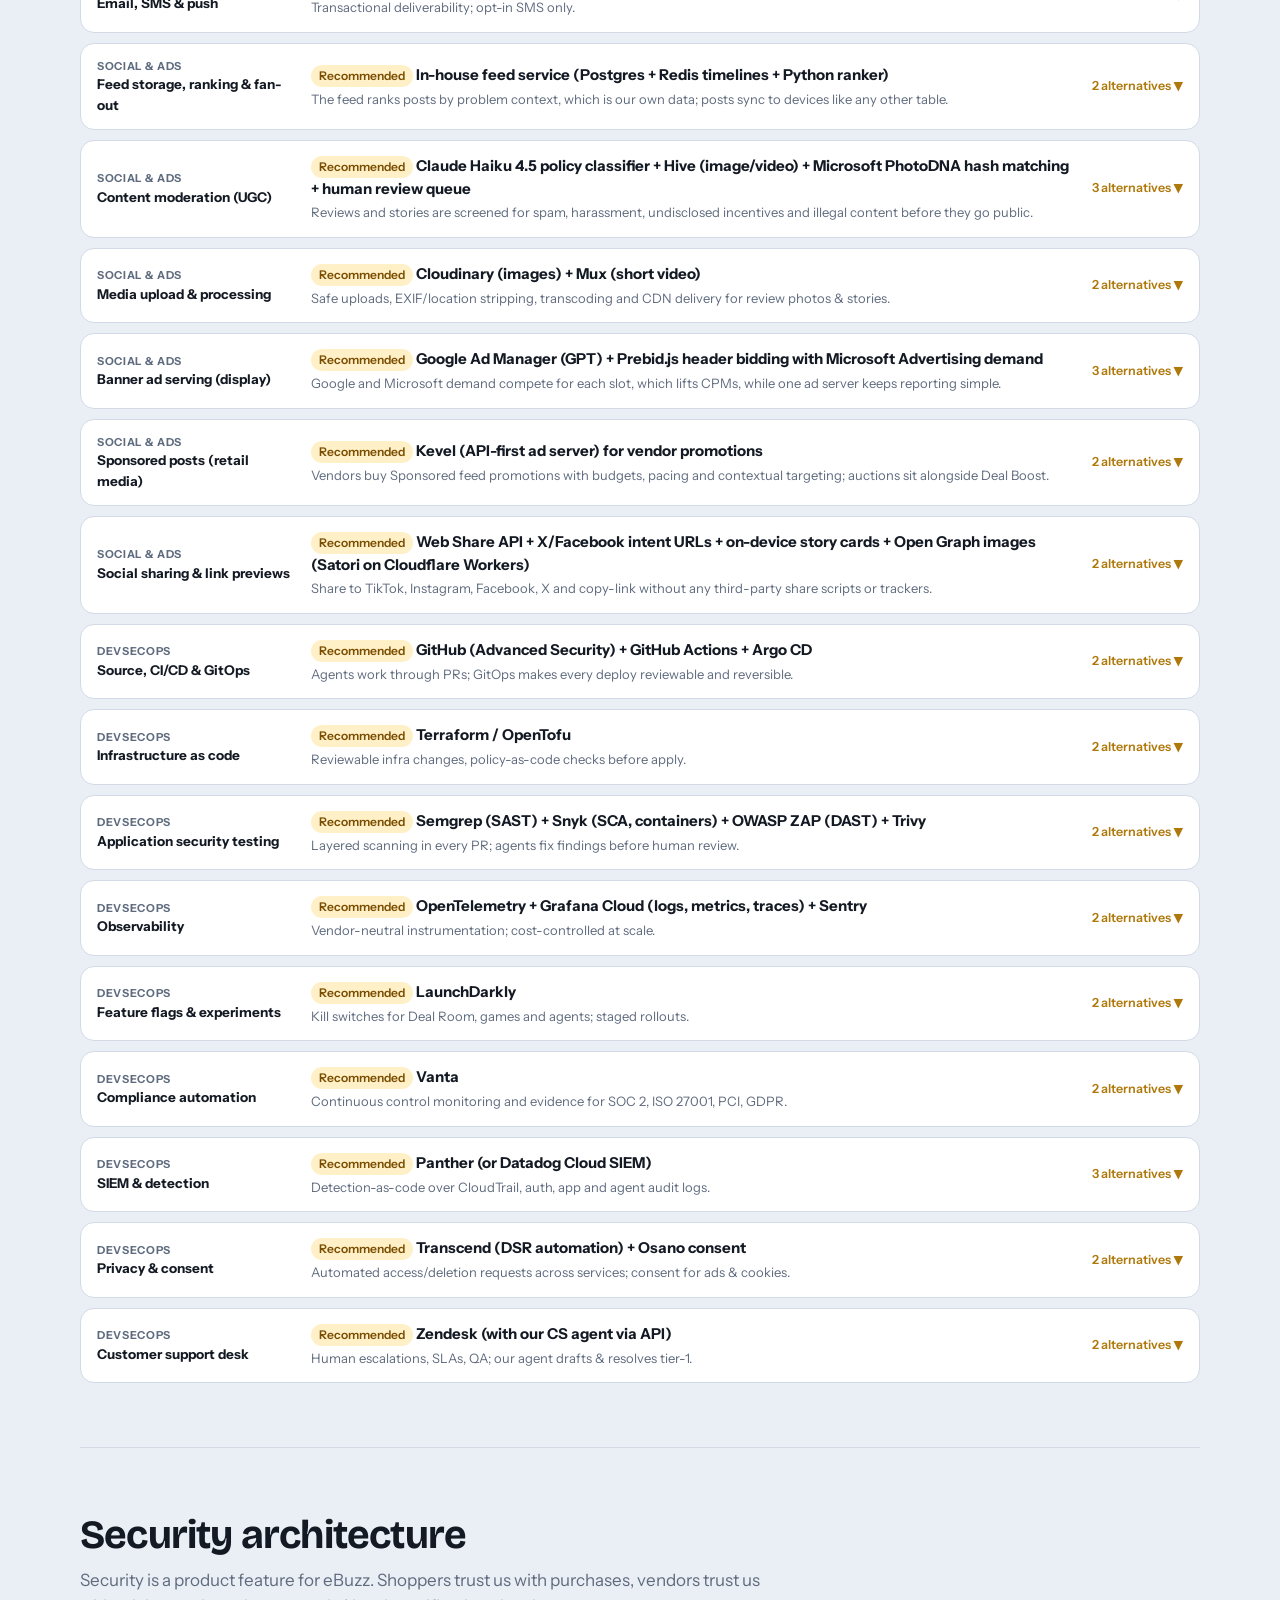
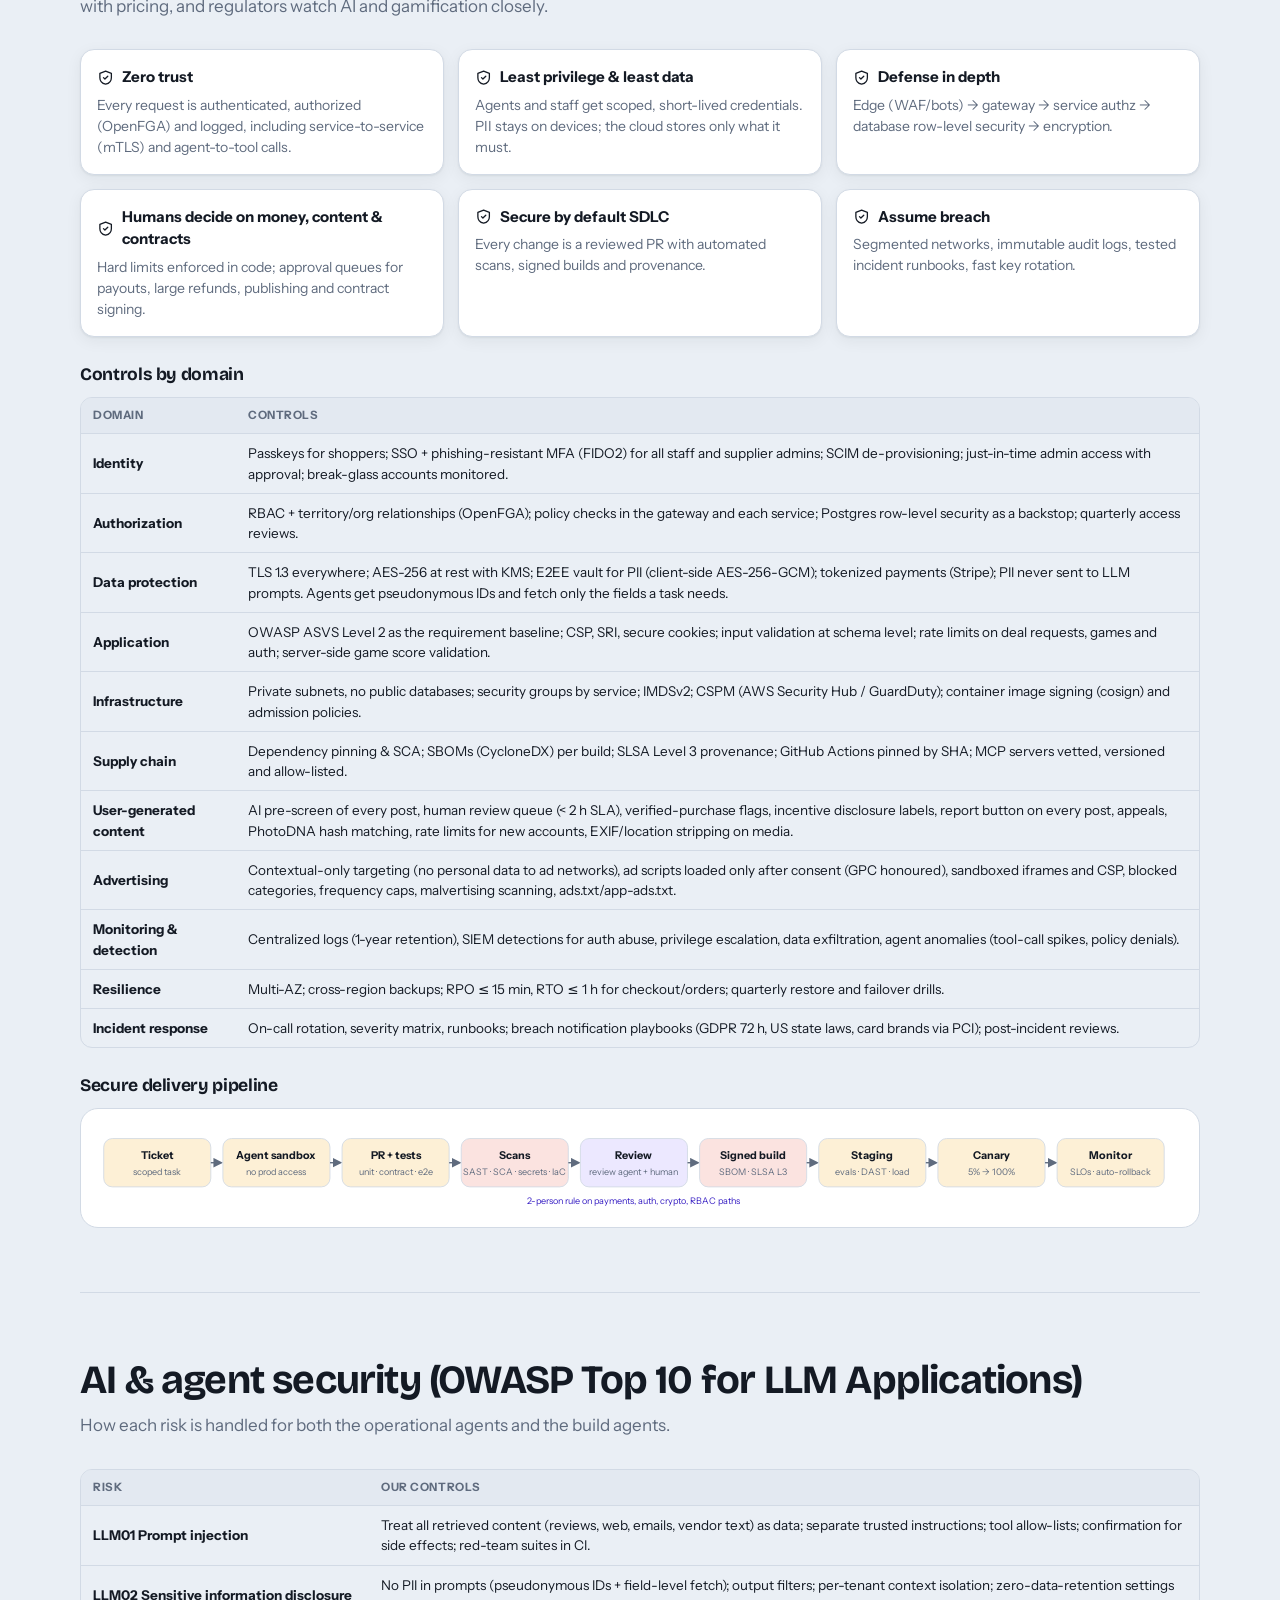
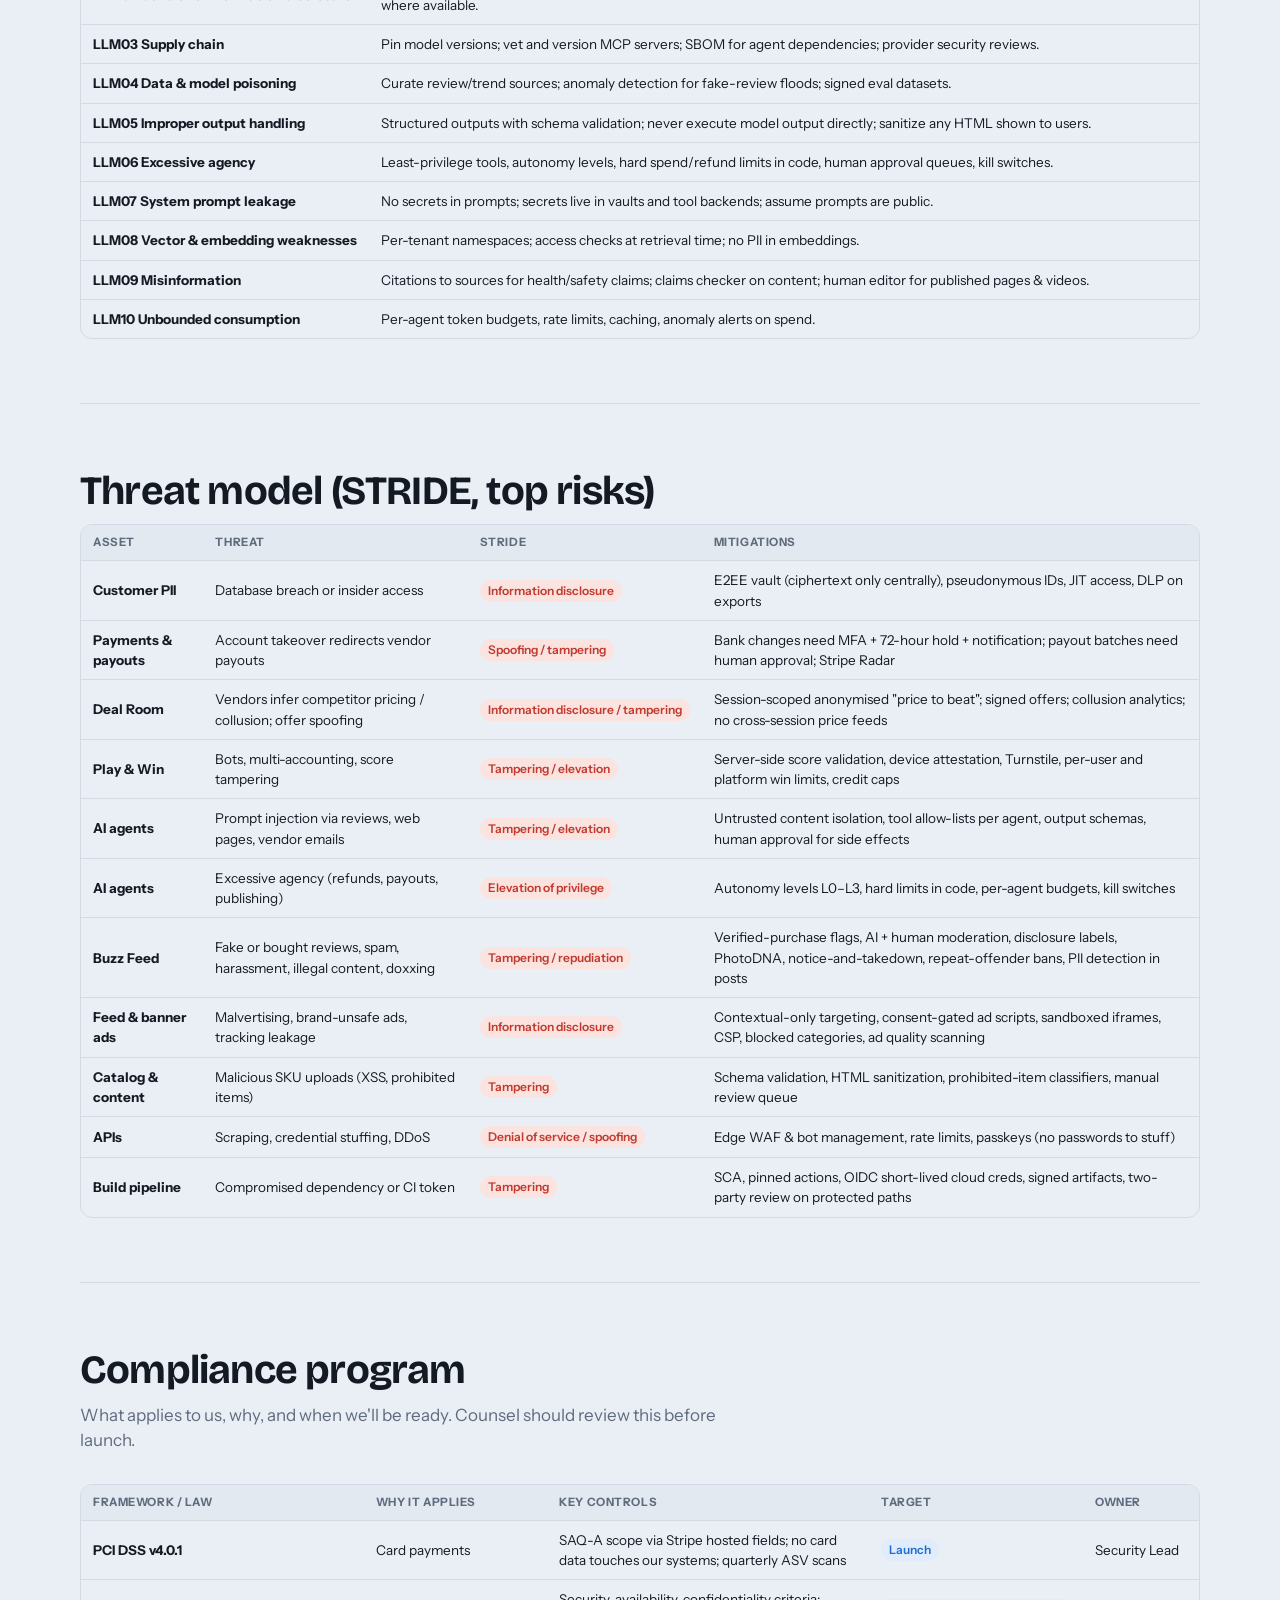
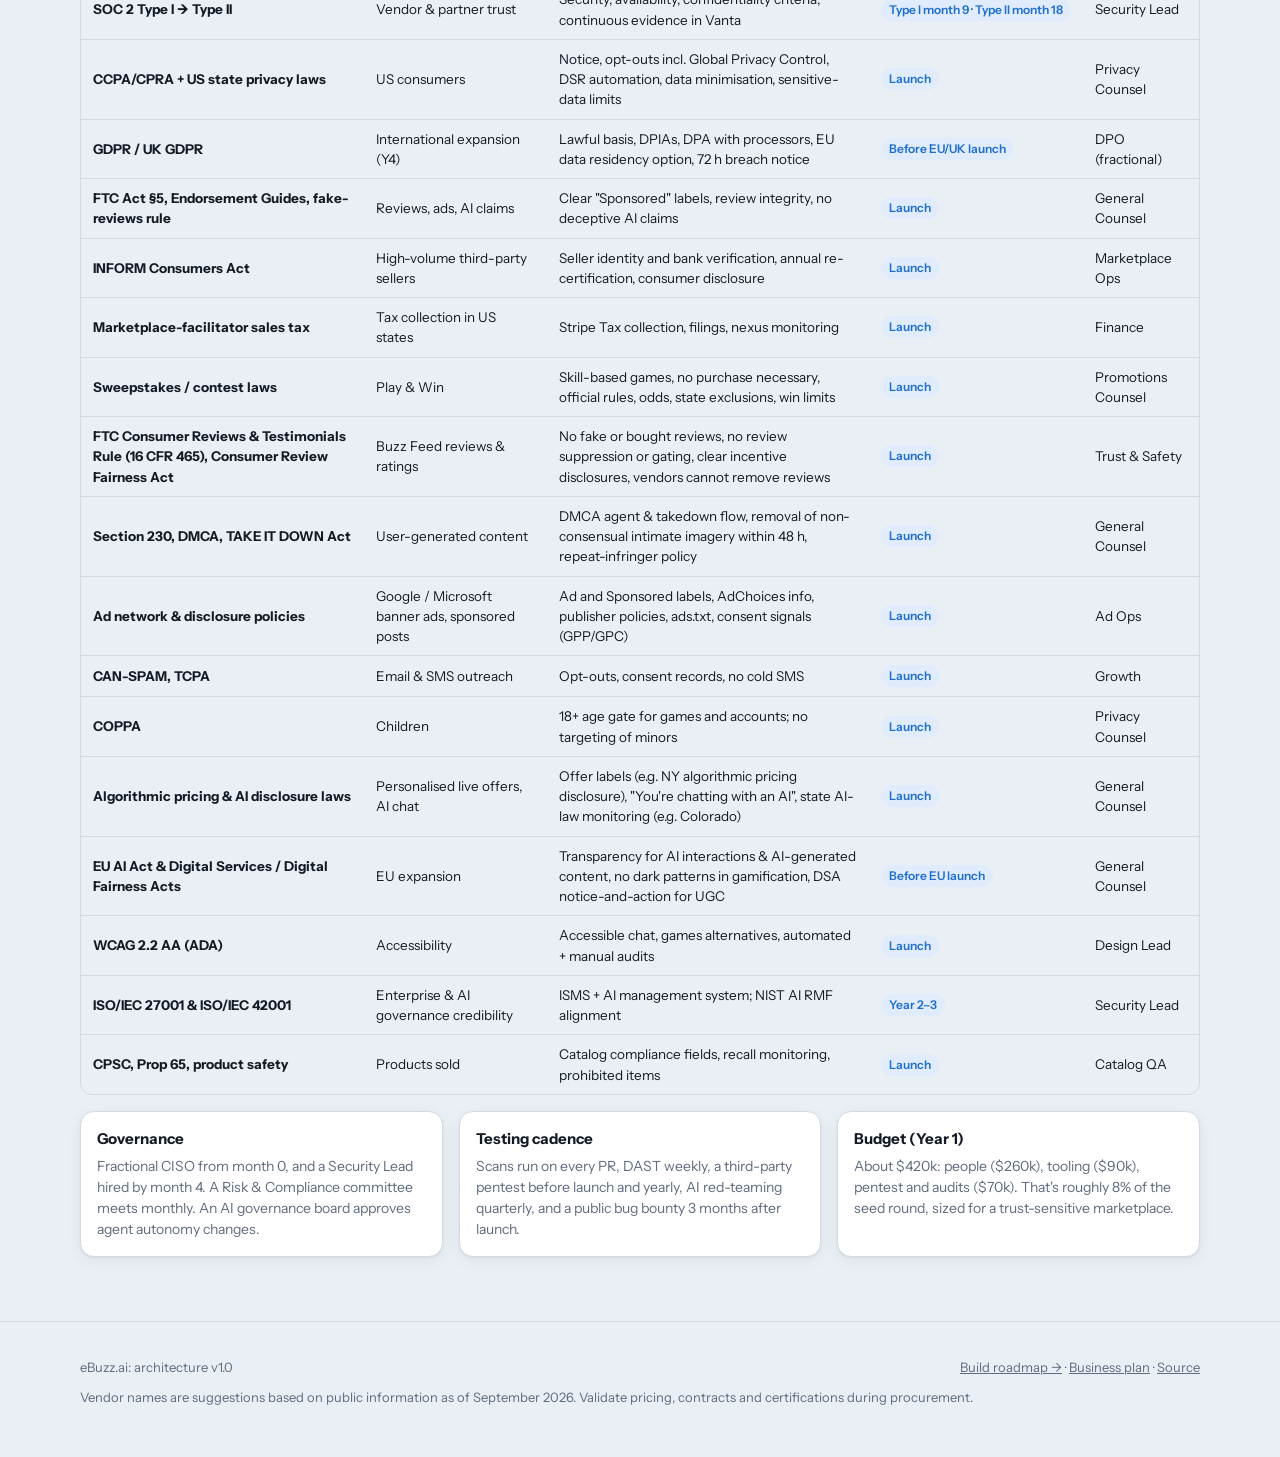
<file: architecture.html>
<!doctype html>
<html lang="en">
<head>
<meta charset="utf-8">
<meta name="viewport" content="width=device-width, initial-scale=1">
<title>eBuzz Architecture</title>
<meta name="description" content="eBuzz.ai system architecture: logical architecture, tool stack with alternatives and trade-offs, and the security & compliance program.">
<link rel="icon" href="assets/img/favicon.svg" type="image/svg+xml">
<link rel="preconnect" href="https://fonts.googleapis.com">
<link rel="preconnect" href="https://fonts.gstatic.com" crossorigin>
<link href="https://fonts.googleapis.com/css2?family=Bricolage+Grotesque:opsz,wght@12..96,500;12..96,700&family=Instrument+Sans:wght@400;500;600;700&family=JetBrains+Mono:wght@500;600&display=swap" rel="stylesheet">
<link rel="stylesheet" href="assets/css/ebuzz.css?v=9">
<style>
  .page-hero { padding: 44px 0 10px; }
  .page-hero h1 { font-size: clamp(34px, 4.6vw, 52px); }
  .page-hero p { color: var(--ink-2); font-size: 17.5px; max-width: 760px; }
  .subnav { position: sticky; top: 62px; z-index: 15; background: color-mix(in srgb, var(--bg) 92%, transparent); backdrop-filter: blur(8px); padding: 10px 0; border-bottom: 1px solid var(--line); }
  .subnav .chips { flex-wrap: nowrap; overflow-x: auto; scrollbar-width: none; }
  .subnav a.chip { text-decoration: none; flex: none; }
  .diagram { background: var(--surface); border: 1px solid var(--line); border-radius: 18px; padding: 14px; overflow-x: auto; }
  .diagram svg { display: block; min-width: 980px; width: 100%; height: auto; }
  .diagram text { font-family: var(--font); }
  .tool { border: 1px solid var(--line); border-radius: 14px; background: var(--surface); }
  .tool + .tool { margin-top: 10px; }
  .tool summary { list-style: none; cursor: pointer; padding: 14px 16px; display: grid; grid-template-columns: 200px 1fr auto; gap: 14px; align-items: center; }
  .tool summary::-webkit-details-marker { display: none; }
  .tool summary .cat { font-weight: 700; font-size: 13.5px; color: var(--muted); }
  .tool summary .pick { font-weight: 700; }
  .tool summary .more { font-size: 12.5px; color: var(--accent-ink); font-weight: 600; white-space: nowrap; }
  .tool[open] summary .more::after { content: ' ▲'; } .tool:not([open]) summary .more::after { content: ' ▼'; }
  .tool .body { padding: 0 16px 16px; }
  .pc { display: grid; grid-template-columns: 1fr 1fr; gap: 8px; font-size: 13px; }
  .pc ul { margin: 4px 0 0; padding-left: 18px; }
  .pro { color: var(--green); } .con { color: var(--red); }
  .sec-grid { display: grid; grid-template-columns: repeat(3, 1fr); gap: 14px; }
  .layer-tag { font-size: 11px; font-weight: 700; letter-spacing: .06em; text-transform: uppercase; }
  @media (max-width: 900px) { .tool summary { grid-template-columns: 1fr; gap: 4px; } .pc { grid-template-columns: 1fr; } .sec-grid { grid-template-columns: 1fr; } }
</style>
</head>
<body>
<header class="site-nav"><div class="in">
  <a class="brand" href="index.html" id="brand"><span>eBuzz<b>.ai</b></span></a>
  <nav class="links">
    <a href="index.html#portals" class="hide-m">Prototype</a>
    <a href="architecture.html" style="color:var(--ink)">Architecture</a>
    <a href="security.html">Security</a>
    <a href="roadmap.html">Roadmap</a>
    <a href="docs.html?d=plan" class="hide-m">Business plan</a>
    <button class="icon-btn" id="themeBtn" aria-label="Toggle dark mode"></button>
  </nav>
</div></header>

<main class="wrap-w">
  <section class="page-hero">
    <div class="eyebrow">System architecture · v1.0 · September 2026</div>
    <h1>How eBuzz.ai is built</h1>
    <p>A local-first, agent-native marketplace on AWS. It has chat-first clients, a real-time Deal Room, an event-driven core, and a governed AI agent platform. Security and compliance are designed in from the start: personal data stays encrypted on users' devices, and people approve anything that moves money, publishes content or signs contracts.</p>
    <div class="kpis" style="margin-top:18px">
      <div class="kpi"><div class="l">Client portals</div><div class="v">5 + mobile</div></div>
      <div class="kpi"><div class="l">Domain services</div><div class="v">14</div></div>
      <div class="kpi"><div class="l">Operational AI agents</div><div class="v">26</div></div>
      <div class="kpi"><div class="l">Tool categories compared</div><div class="v" id="nTools">-</div></div>
      <div class="kpi"><div class="l">PCI scope</div><div class="v">SAQ-A</div></div>
    </div>
  </section>

  <nav class="subnav" aria-label="Sections"><div class="chips">
    <a class="chip" href="#principles">Principles</a><a class="chip" href="#logical">Logical architecture</a><a class="chip" href="#flow">Deal Room flow</a><a class="chip" href="#deploy">Deployment</a><a class="chip" href="#tools">Tools & alternatives</a><a class="chip" href="#security">Security</a><a class="chip" href="#ai-security">AI security</a><a class="chip" href="#threats">Threat model</a><a class="chip" href="#compliance">Compliance</a>
  </div></nav>

  <section class="section" id="principles" style="border-top:0">
    <h2>Architecture principles</h2>
    <p class="sub">Six decisions shape everything else.</p>
    <div class="sec-grid">
      <div class="card"><span class="tag honey">1</span><h3 style="margin:10px 0 6px">Chat-first, component-rich</h3><p class="muted" style="margin:0">The chat stream carries typed UI components (cards, tables, forms). Dashboards hold the full lists.</p></div>
      <div class="card"><span class="tag honey">2</span><h3 style="margin:10px 0 6px">Local-first data</h3><p class="muted" style="margin:0">SQLite on every device syncs with Postgres. PII lives in an end-to-end encrypted vault.</p></div>
      <div class="card"><span class="tag honey">3</span><h3 style="margin:10px 0 6px">Event-driven core</h3><p class="muted" style="margin:0">Orders, offers, games and agents publish events. Durable workflows handle money.</p></div>
      <div class="card"><span class="tag honey">4</span><h3 style="margin:10px 0 6px">Governed agents</h3><p class="muted" style="margin:0">Agents reach services only through MCP tools with least privilege, budgets, evals and human gates.</p></div>
      <div class="card"><span class="tag honey">5</span><h3 style="margin:10px 0 6px">Protocol-ready</h3><p class="muted" style="margin:0">UCP/ACP endpoints let external AI agents shop eBuzz live offers.</p></div>
      <div class="card"><span class="tag honey">6</span><h3 style="margin:10px 0 6px">Buy, don't build (non-core)</h3><p class="muted" style="margin:0">We build Deal Room, Concierge, games and the ledger. Payments, tax, shipping and identity are bought.</p></div>
    </div>
  </section>

  <section class="section" id="logical">
    <h2>Logical architecture</h2>
    <p class="sub">Layers from the device to external services. Security & compliance and observability run through every layer.</p>
    <div class="diagram" id="logicalDiagram" role="img" aria-label="Logical architecture diagram"></div>
    <div class="grid3" style="margin-top:16px">
      <div class="card flat"><b>Domain services</b><p class="muted" style="margin:6px 0 0;font-size:14px">Each service owns its Postgres schema and publishes events. There is no cross-service database access. The <b>Ledger</b> (wallet credits, commissions, payouts) is append-only, with double-entry bookkeeping.</p></div>
      <div class="card flat"><b>Agent platform</b><p class="muted" style="margin:6px 0 0;font-size:14px">The orchestrator (Temporal) runs agent workflows. The runtime calls Claude through the model gateway. Tools are MCP servers backed by domain APIs. Side effects above set limits go to the approval queue.</p></div>
      <div class="card flat"><b>Sync & privacy</b><p class="muted" style="margin:6px 0 0;font-size:14px">The sync service replicates allowed rows to each device. Vault columns hold only ciphertext. Fulfilment tokens release a shipping address to one vendor for one order.</p></div>
    </div>
  </section>

  <section class="section" id="flow">
    <h2>Key flow: "Ask for a better deal"</h2>
    <p class="sub">The shopper keeps chatting while vendors respond over several minutes.</p>
    <div class="diagram" id="flowDiagram" role="img" aria-label="Sequence diagram of a deal request"></div>
  </section>

  <section class="section" id="deploy">
    <h2>Deployment & environments</h2>
    <p class="sub">Everything is deployed through GitOps. Every environment is created from the same Terraform modules.</p>
    <div id="deployTable"></div>
  </section>

  <section class="section" id="tools">
    <h2>Tools needed & alternatives</h2>
    <p class="sub">Each category shows the recommended tool, why we chose it, and the alternatives with their pros and cons. Click a row to expand it.</p>
    <div class="chips" id="layerFilter" style="margin-bottom:14px"></div>
    <div id="toolList"></div>
  </section>

  <section class="section" id="security">
    <h2>Security architecture</h2>
    <p class="sub">Security is a product feature for eBuzz. Shoppers trust us with purchases, vendors trust us with pricing, and regulators watch AI and gamification closely.</p>
    <div class="sec-grid" id="principlesGrid"></div>
    <h3 style="margin:28px 0 12px">Controls by domain</h3>
    <div id="controlsTable"></div>
    <h3 style="margin:28px 0 12px">Secure delivery pipeline</h3>
    <div class="diagram" id="sdlcDiagram" role="img" aria-label="Secure software delivery pipeline"></div>
  </section>

  <section class="section" id="ai-security">
    <h2>AI & agent security (OWASP Top 10 for LLM Applications)</h2>
    <p class="sub">How each risk is handled for both the operational agents and the build agents.</p>
    <div id="llmTable"></div>
  </section>

  <section class="section" id="threats">
    <h2>Threat model (STRIDE, top risks)</h2>
    <div id="threatTable"></div>
  </section>

  <section class="section" id="compliance">
    <h2>Compliance program</h2>
    <p class="sub">What applies to us, why, and when we'll be ready. Counsel should review this before launch.</p>
    <div id="complianceTable"></div>
    <div class="grid3" style="margin-top:16px">
      <div class="card"><b>Governance</b><p class="muted" style="margin:6px 0 0;font-size:14px">Fractional CISO from month 0, and a Security Lead hired by month 4. A Risk & Compliance committee meets monthly. An AI governance board approves agent autonomy changes.</p></div>
      <div class="card"><b>Testing cadence</b><p class="muted" style="margin:6px 0 0;font-size:14px">Scans run on every PR, DAST weekly, a third-party pentest before launch and yearly, AI red-teaming quarterly, and a public bug bounty 3 months after launch.</p></div>
      <div class="card"><b>Budget (Year 1)</b><p class="muted" style="margin:6px 0 0;font-size:14px">About $420k: people ($260k), tooling ($90k), pentest and audits ($70k). That's roughly 8% of the seed round, sized for a trust-sensitive marketplace.</p></div>
    </div>
  </section>
</main>

<footer class="site-foot"><div class="wrap-w"><div class="row between wrap" style="gap:10px"><span>eBuzz.ai: architecture v1.0</span><span><a href="roadmap.html">Build roadmap →</a> · <a href="docs.html?d=plan">Business plan</a> · <a href="https://github.com/ravikrali/ebuzz-demo">Source</a></span></div>
<p style="margin:10px 0 0">Vendor names are suggestions based on public information as of September 2026. Validate pricing, contracts and certifications during procurement.</p></div></footer>

<script src="assets/js/ui.js?v=9"></script>
<script src="assets/js/arch-data.js?v=9"></script>
<script>
(function () {
  const { $, $$, esc } = EB, A = window.ARCH;
  document.getElementById('brand').insertAdjacentHTML('afterbegin', EB.logo());
  const tb = $('#themeBtn'); tb.innerHTML = EB.icon('sun'); tb.onclick = EB.toggleTheme;
  $('#nTools').textContent = A.tools.length;

  /* ---------- logical architecture diagram (generated SVG, theme-aware) ---------- */
  const W = 1180;
  let s = '';
  const box = (x, y, w, h, t, sub, style = 'b') => {
    const fill = { b: 'var(--surface)', a: 'var(--accent-soft)', v: 'var(--violet-soft)', g: 'var(--green-soft)', bl: 'var(--blue-soft)', r: 'var(--red-soft)', s2: 'var(--surface-2)' }[style];
    s += `<rect x="${x}" y="${y}" width="${w}" height="${h}" rx="10" fill="${fill}" stroke="var(--line)"/>`;
    s += `<text x="${x + w / 2}" y="${y + (sub ? h / 2 - 3 : h / 2 + 4)}" text-anchor="middle" font-size="12.5" font-weight="700" fill="var(--ink)">${esc(t)}</text>`;
    if (sub) s += `<text x="${x + w / 2}" y="${y + h / 2 + 13}" text-anchor="middle" font-size="10.5" fill="var(--muted)">${esc(sub)}</text>`;
  };
  const band = (y, h, label, fill) => { s += `<rect x="70" y="${y}" width="${W - 210}" height="${h}" rx="14" fill="${fill}" stroke="var(--line)" stroke-dasharray="0"/><text x="84" y="${y + 18}" font-size="11" font-weight="700" letter-spacing=".08em" fill="var(--muted)">${label}</text>`; };
  const row = (y, h, items, style, x0 = 84, x1 = W - 154, gap = 10) => { const w = (x1 - x0 - gap * (items.length - 1)) / items.length; items.forEach((it, i) => box(x0 + i * (w + gap), y, w, h, it[0], it[1], style)); };
  const arrow = (x, y1, y2) => { s += `<line x1="${x}" y1="${y1}" x2="${x}" y2="${y2}" stroke="var(--muted)" stroke-width="1.6" marker-end="url(#ah)"/>`; };

  band(10, 118, 'CLIENTS & CHANNELS', 'var(--surface-2)');
  row(32, 44, [['Shopper web/PWA', 'Concierge · Feed · Play'], ['iOS / Android', 'React Native'], ['Deal Room', 'offers · feed promos'], ['Supplier Hub', 'ops · catalog · team'], ['Admin Console', 'feed & ads · RBAC'], ['Agent Ops', 'approvals · fleet'], ['External AI agents', 'UCP / ACP']], 'b');
  row(84, 34, [['On-device SQLite', ''], ['Sync client + outbox', ''], ['E2EE vault (AES-GCM)', ''], ['Device-only memory', ''], ['Chat UI component kit', '']], 'g');
  arrow(W / 2 - 40, 128, 146);
  band(146, 70, 'EDGE & ACCESS', 'var(--surface-2)');
  row(166, 40, [['CDN · WAF · Bot mgmt', 'Cloudflare'], ['API gateway', 'GraphQL + REST'], ['Realtime', 'WebSockets (Ably)'], ['Identity', 'passkeys · SSO · MFA'], ['Authorization', 'OpenFGA RBAC/ReBAC']], 'bl');
  arrow(W / 2 - 40, 216, 234);
  // services + agent platform side by side
  s += `<rect x="70" y="234" width="${(W - 210) * 0.6}" height="208" rx="14" fill="var(--surface-2)" stroke="var(--line)"/><text x="84" y="252" font-size="11" font-weight="700" letter-spacing=".08em" fill="var(--muted)">DOMAIN SERVICES</text>`;
  const sx0 = 84, sx1 = 70 + (W - 210) * 0.6 - 14;
  row(262, 40, [['Conversation', 'Concierge sessions'], ['Catalog & Search', 'hybrid + vector'], ['Deal Room', 'offer engine']], 'a', sx0, sx1);
  row(310, 40, [['Cart · Checkout · Orders', ''], ['Wallet & Ledger', 'double-entry'], ['Games & Prize governor', 'win limits']], 'a', sx0, sx1);
  row(358, 40, [['Vendors & Contracts', 'KYB · e-sign'], ['Payouts & Finance', 'recon · tax'], ['Sync service', 'rules · change feed']], 'a', sx0, sx1);
  row(406, 28, [['Buzz Feed & UGC', ''], ['Moderation', ''], ['Ads & Sponsored', ''], ['Pages · Notify · CMS', '']], 'b', sx0, sx1);
  const ax = 70 + (W - 210) * 0.6 + 12, aw = (W - 210) * 0.4 - 12;
  s += `<rect x="${ax}" y="234" width="${aw}" height="208" rx="14" fill="var(--violet-soft)" stroke="var(--line)"/><text x="${ax + 14}" y="252" font-size="11" font-weight="700" letter-spacing=".08em" fill="var(--violet-ink)">AGENT PLATFORM</text>`;
  row(262, 40, [['Orchestrator', 'Temporal workflows'], ['Agent runtime', 'Claude Agent SDK']], 'b', ax + 14, ax + aw - 14);
  row(310, 40, [['MCP tool servers', 'least-privilege'], ['Model gateway', 'routing · budgets · PII filter']], 'b', ax + 14, ax + aw - 14);
  row(358, 40, [['Approval queue', 'humans on money/content'], ['Evals & tracing', 'Langfuse · CI evals']], 'b', ax + 14, ax + aw - 14);
  row(406, 28, [['Claude Opus 5 · Sonnet 5 · Haiku 4.5', '']], 'v', ax + 14, ax + aw - 14);
  arrow(W / 2 - 40, 442, 460);
  band(460, 70, 'DATA & EVENTS', 'var(--surface-2)');
  row(480, 40, [['PostgreSQL', 'Aurora · RLS'], ['Event bus', 'Kafka'], ['Cache', 'Valkey/Redis'], ['Search + vectors', 'OpenSearch · pgvector'], ['Object storage', 'S3 (media, docs)'], ['Warehouse', 'Snowflake (pseudonymous)'], ['KMS · Secrets', '']], 'b');
  arrow(W / 2 - 40, 530, 548);
  band(548, 70, 'EXTERNAL SERVICES', 'var(--surface-2)');
  row(568, 40, [['Stripe Connect', 'pay · KYC · payouts'], ['Stripe Tax', ''], ['EasyPost', 'shipping'], ['Dropbox Sign', 'contracts'], ['Ad networks', 'Google · Microsoft · MAX'], ['Social apps', 'TikTok · IG · FB · X'], ['Postmark · Twilio', ''], ['Licensed trend data', '']], 'b');
  // cross-cutting planes
  s += `<rect x="${W - 130}" y="10" width="120" height="608" rx="14" fill="var(--red-soft)" stroke="var(--line)"/>`;
  s += `<text x="${W - 70}" y="30" text-anchor="middle" font-size="11" font-weight="700" fill="var(--red)">SECURITY &amp;</text><text x="${W - 70}" y="44" text-anchor="middle" font-size="11" font-weight="700" fill="var(--red)">COMPLIANCE</text>`;
  ['Zero-trust IAM', 'mTLS service mesh', 'KMS encryption', 'E2EE PII vault', 'Audit log (immutable)', 'SIEM detections', 'DLP & data maps', 'Policy-as-code', 'Vanta evidence', 'Consent & DSR'].forEach((t, i) => { s += `<rect x="${W - 122}" y="${60 + i * 54}" width="104" height="44" rx="8" fill="var(--surface)" stroke="var(--line)"/><text x="${W - 70}" y="${86 + i * 54}" text-anchor="middle" font-size="10.5" font-weight="600" fill="var(--ink)">${t}</text>`; });
  s += `<rect x="10" y="10" width="50" height="608" rx="14" fill="var(--blue-soft)" stroke="var(--line)"/><text transform="translate(40 314) rotate(-90)" text-anchor="middle" font-size="11.5" font-weight="700" letter-spacing=".08em" fill="var(--blue)">OBSERVABILITY · OpenTelemetry · Grafana · Sentry</text>`;
  $('#logicalDiagram').innerHTML = `<svg viewBox="0 0 ${W} 628" xmlns="http://www.w3.org/2000/svg"><defs><marker id="ah" viewBox="0 0 10 10" refX="8" refY="5" markerWidth="7" markerHeight="7" orient="auto-start-reverse"><path d="M0 0L10 5L0 10z" fill="var(--muted)"/></marker></defs>${s}</svg>`;

  /* ---------- sequence diagram ---------- */
  const lanes = ['Shopper app', 'Gateway / Realtime', 'Negotiation Broker agent', 'Deal Room service', 'Vendor (auto-bid / manager)', 'Ledger & Checkout'];
  const steps = [
    [0, 1, 'POST /deals/request (session, shortlist)'], [1, 3, 'rate-limit & authz check · open 10-min window'], [3, 2, 'deal.requested event'],
    [2, 4, 'notify 3 vendors · anonymised context + price to beat'], [4, 3, 'auto-bid rule answers instantly (≥ floor)'], [4, 3, '"Need 5 min" hold'],
    [3, 1, 'offer.created / hold events'], [1, 0, 'live offer cards stream into chat'], [2, 3, 'guardrails: floor, max rounds, collusion signals'],
    [0, 5, 'accept offer → checkout (signed offer id)'], [5, 3, 'offer.accepted → close session, notify losers'],
  ];
  const lw = 200, sw = lw * lanes.length + 40, top = 52, rh = 36;
  let q = lanes.map((l, i) => `<rect x="${20 + i * lw}" y="8" width="${lw - 16}" height="32" rx="8" fill="${i === 2 ? 'var(--violet-soft)' : 'var(--accent-soft)'}" stroke="var(--line)"/><text x="${12 + i * lw + lw / 2}" y="28" text-anchor="middle" font-size="11.5" font-weight="700" fill="var(--ink)">${l}</text><line x1="${12 + i * lw + lw / 2}" y1="40" x2="${12 + i * lw + lw / 2}" y2="${top + steps.length * rh + 10}" stroke="var(--line)" stroke-dasharray="4 4"/>`).join('');
  steps.forEach(([a, b, t], i) => {
    const x1 = 12 + a * lw + lw / 2, x2 = 12 + b * lw + lw / 2, y = top + i * rh + 18;
    q += `<line x1="${x1}" y1="${y}" x2="${x2 + (x2 > x1 ? -4 : 4)}" y2="${y}" stroke="var(--accent-ink)" stroke-width="1.6" marker-end="url(#ah2)"/>`;
    q += `<circle cx="${x1}" cy="${y}" r="9" fill="var(--accent)"/><text x="${x1}" y="${y + 4}" text-anchor="middle" font-size="10" font-weight="700" fill="var(--on-accent)">${i + 1}</text>`;
    q += `<text x="${(x1 + x2) / 2}" y="${y - 6}" text-anchor="middle" font-size="11" fill="var(--ink-2)">${esc(t)}</text>`;
  });
  $('#flowDiagram').innerHTML = `<svg viewBox="0 0 ${sw} ${top + steps.length * rh + 20}" xmlns="http://www.w3.org/2000/svg"><defs><marker id="ah2" viewBox="0 0 10 10" refX="8" refY="5" markerWidth="7" markerHeight="7" orient="auto-start-reverse"><path d="M0 0L10 5L0 10z" fill="var(--accent-ink)"/></marker></defs>${q}</svg>`;

  /* ---------- deployment ---------- */
  $('#deployTable').innerHTML = EB.table(['Environment', 'Purpose', 'Data', 'Infra', 'Promotion'], [
    ['<b>Agent sandboxes</b>', 'Where build agents write and test code', 'Synthetic only', 'Ephemeral containers, no prod network, scoped tokens', 'PR'],
    ['<b>Preview (per PR)</b>', 'Review UI & API changes', 'Synthetic seed', 'Ephemeral namespace on EKS', 'Auto on PR'],
    ['<b>Staging</b>', 'Integration, evals, load & security tests', 'Synthetic + anonymised', 'Mirror of prod (smaller)', 'Merge to main'],
    ['<b>Production</b> · us-east-1', 'Live traffic', 'Minimised central data; PII only as ciphertext', 'Multi-AZ EKS, Aurora, MSK; Cloudflare edge', 'Canary 5% → 25% → 100% with auto-rollback'],
    ['<b>DR</b> · us-west-2', 'Disaster recovery', 'Cross-region snapshots & replicas', 'Warm standby (pilot light)', 'Failover drill quarterly'],
    ['<b>EU region</b> (Year 4)', 'Data residency for EU/UK', 'EU-only data', 'eu-central-1 cell', 'Region-scoped'],
  ], { left: true });

  /* ---------- tools ---------- */
  const layers = ['All', ...new Set(A.tools.map((t) => t.layer))];
  let cur = 'All';
  const renderTools = () => {
    $('#layerFilter').innerHTML = layers.map((l) => `<button class="chip ${l === cur ? 'on' : ''}" data-l="${l}">${l} <span class="muted">${l === 'All' ? A.tools.length : A.tools.filter((t) => t.layer === l).length}</span></button>`).join('');
    $$('#layerFilter [data-l]').forEach((b) => (b.onclick = () => { cur = b.dataset.l; renderTools(); }));
    $('#toolList').innerHTML = A.tools.filter((t) => cur === 'All' || t.layer === cur).map((t) => `
      <details class="tool"><summary><div><div class="layer-tag muted">${t.layer}</div><div class="cat" style="color:var(--ink)">${t.cat}</div></div><div><span class="tag honey">Recommended</span> <span class="pick">${esc(t.pick)}</span><div class="muted" style="font-size:13px;margin-top:3px">${esc(t.why)}</div></div><span class="more">${t.alts.length} alternatives</span></summary>
        <div class="body">
          <div class="pc" style="margin-bottom:12px"><div><b class="pro">Pros</b><ul>${t.pros.map((p) => `<li>${esc(p)}</li>`).join('')}</ul></div><div><b class="con">Cons</b><ul>${t.cons.map((p) => `<li>${esc(p)}</li>`).join('')}</ul></div></div>
          ${EB.table(['Alternative', 'Pros', 'Cons'], t.alts.map(([n, p, c]) => [`<b>${esc(n)}</b>`, `<span class="pro">+</span> ${esc(p)}`, `<span class="con">−</span> ${esc(c)}`]), { left: true })}
        </div></details>`).join('');
  };
  renderTools();

  /* ---------- security ---------- */
  $('#principlesGrid').innerHTML = A.principles.map(([t, d]) => `<div class="card"><div class="row" style="gap:8px">${EB.icon('shield')}<b>${t}</b></div><p class="muted" style="margin:6px 0 0;font-size:14px">${d}</p></div>`).join('');
  $('#controlsTable').innerHTML = EB.table(['Domain', 'Controls'], A.controls.map(([a, b]) => [`<b>${a}</b>`, b]), { left: true });
  $('#llmTable').innerHTML = EB.table(['Risk', 'Our controls'], A.llm.map(([a, b]) => [`<b style="white-space:nowrap">${a}</b>`, b]), { left: true });
  $('#threatTable').innerHTML = EB.table(['Asset', 'Threat', 'STRIDE', 'Mitigations'], A.threats.map(([a, b, c, d]) => [`<b>${a}</b>`, b, `<span class="tag red">${c}</span>`, d]), { left: true });
  $('#complianceTable').innerHTML = EB.table(['Framework / law', 'Why it applies', 'Key controls', 'Target', 'Owner'], A.compliance.map(([a, b, c, d, e]) => [`<b>${a}</b>`, b, c, `<span class="tag blue">${d}</span>`, e]), { left: true });

  /* ---------- secure pipeline diagram ---------- */
  const st = [['Ticket', 'scoped task'], ['Agent sandbox', 'no prod access'], ['PR + tests', 'unit · contract · e2e'], ['Scans', 'SAST · SCA · secrets · IaC'], ['Review', 'review agent + human'], ['Signed build', 'SBOM · SLSA L3'], ['Staging', 'evals · DAST · load'], ['Canary', '5% → 100%'], ['Monitor', 'SLOs · auto-rollback']];
  const bw = 124, gap = 14;
  let p = st.map(([a, b], i) => `<rect x="${10 + i * (bw + gap)}" y="18" width="${bw}" height="56" rx="10" fill="${[4].includes(i) ? 'var(--violet-soft)' : [3, 5].includes(i) ? 'var(--red-soft)' : 'var(--accent-soft)'}" stroke="var(--line)"/><text x="${10 + i * (bw + gap) + bw / 2}" y="42" text-anchor="middle" font-size="12.5" font-weight="700" fill="var(--ink)">${a}</text><text x="${10 + i * (bw + gap) + bw / 2}" y="60" text-anchor="middle" font-size="10.5" fill="var(--muted)">${b}</text>${i < st.length - 1 ? `<line x1="${10 + i * (bw + gap) + bw}" y1="46" x2="${10 + (i + 1) * (bw + gap) - 2}" y2="46" stroke="var(--muted)" stroke-width="1.6" marker-end="url(#ah3)"/>` : ''}`).join('');
  p += `<text x="${10 + 4 * (bw + gap) + bw / 2}" y="94" text-anchor="middle" font-size="10.5" fill="var(--violet-ink)">2-person rule on payments, auth, crypto, RBAC paths</text>`;
  $('#sdlcDiagram').innerHTML = `<svg viewBox="0 0 ${20 + st.length * (bw + gap)} 104" xmlns="http://www.w3.org/2000/svg"><defs><marker id="ah3" viewBox="0 0 10 10" refX="8" refY="5" markerWidth="7" markerHeight="7" orient="auto-start-reverse"><path d="M0 0L10 5L0 10z" fill="var(--muted)"/></marker></defs>${p}</svg>`;
})();
</script>
</body>
</html>
</file>
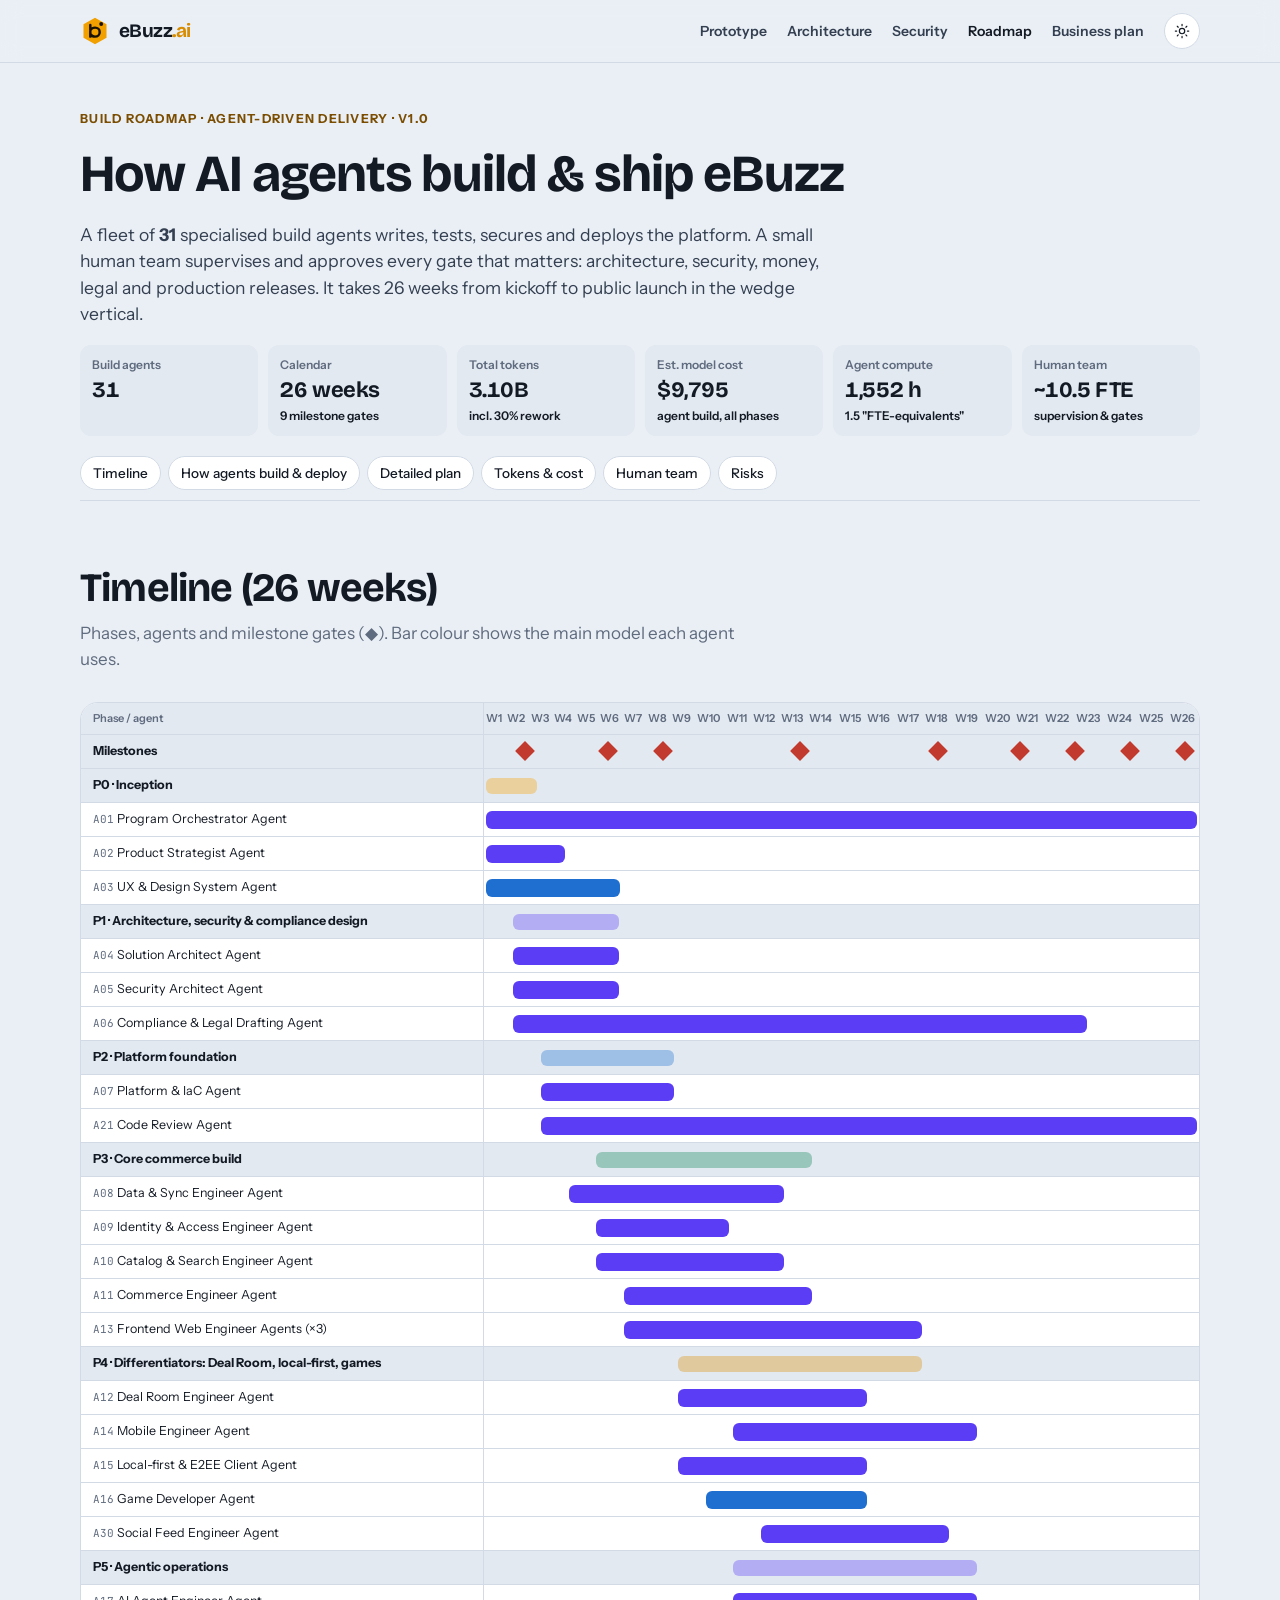
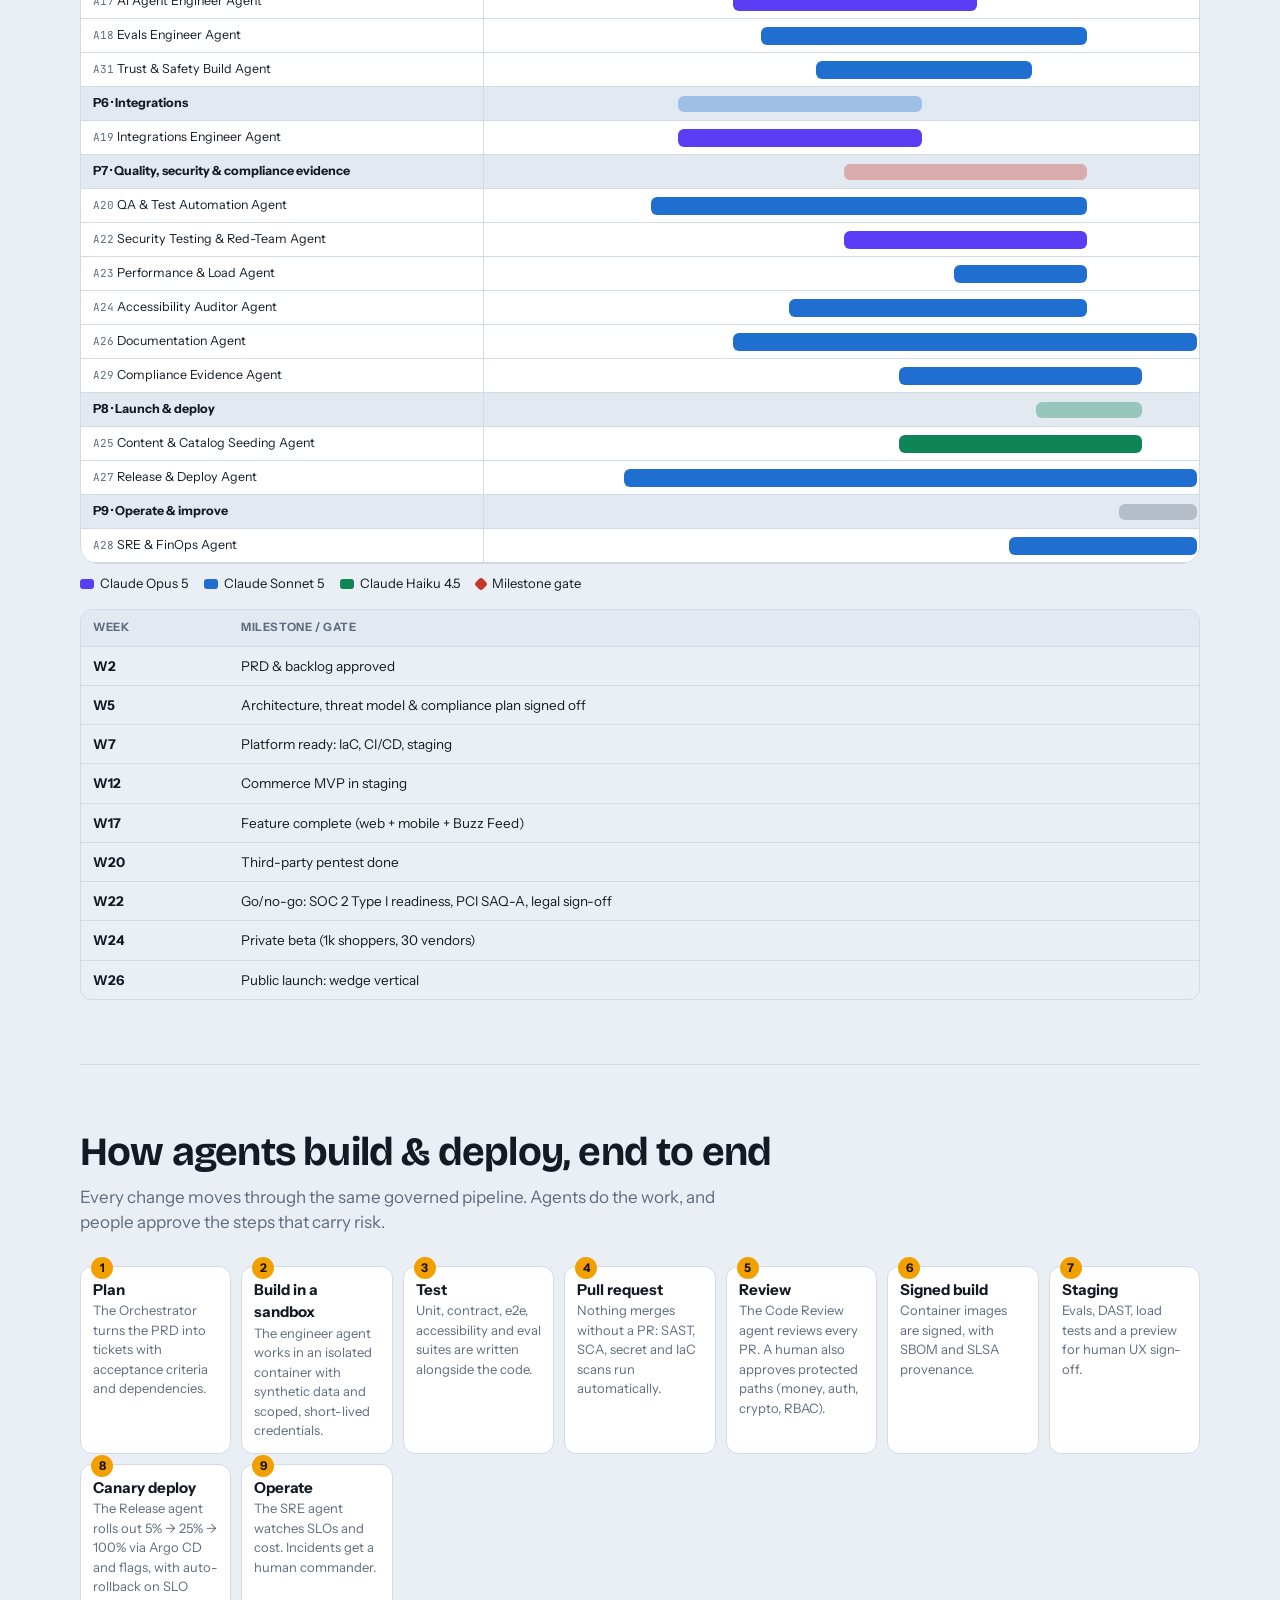
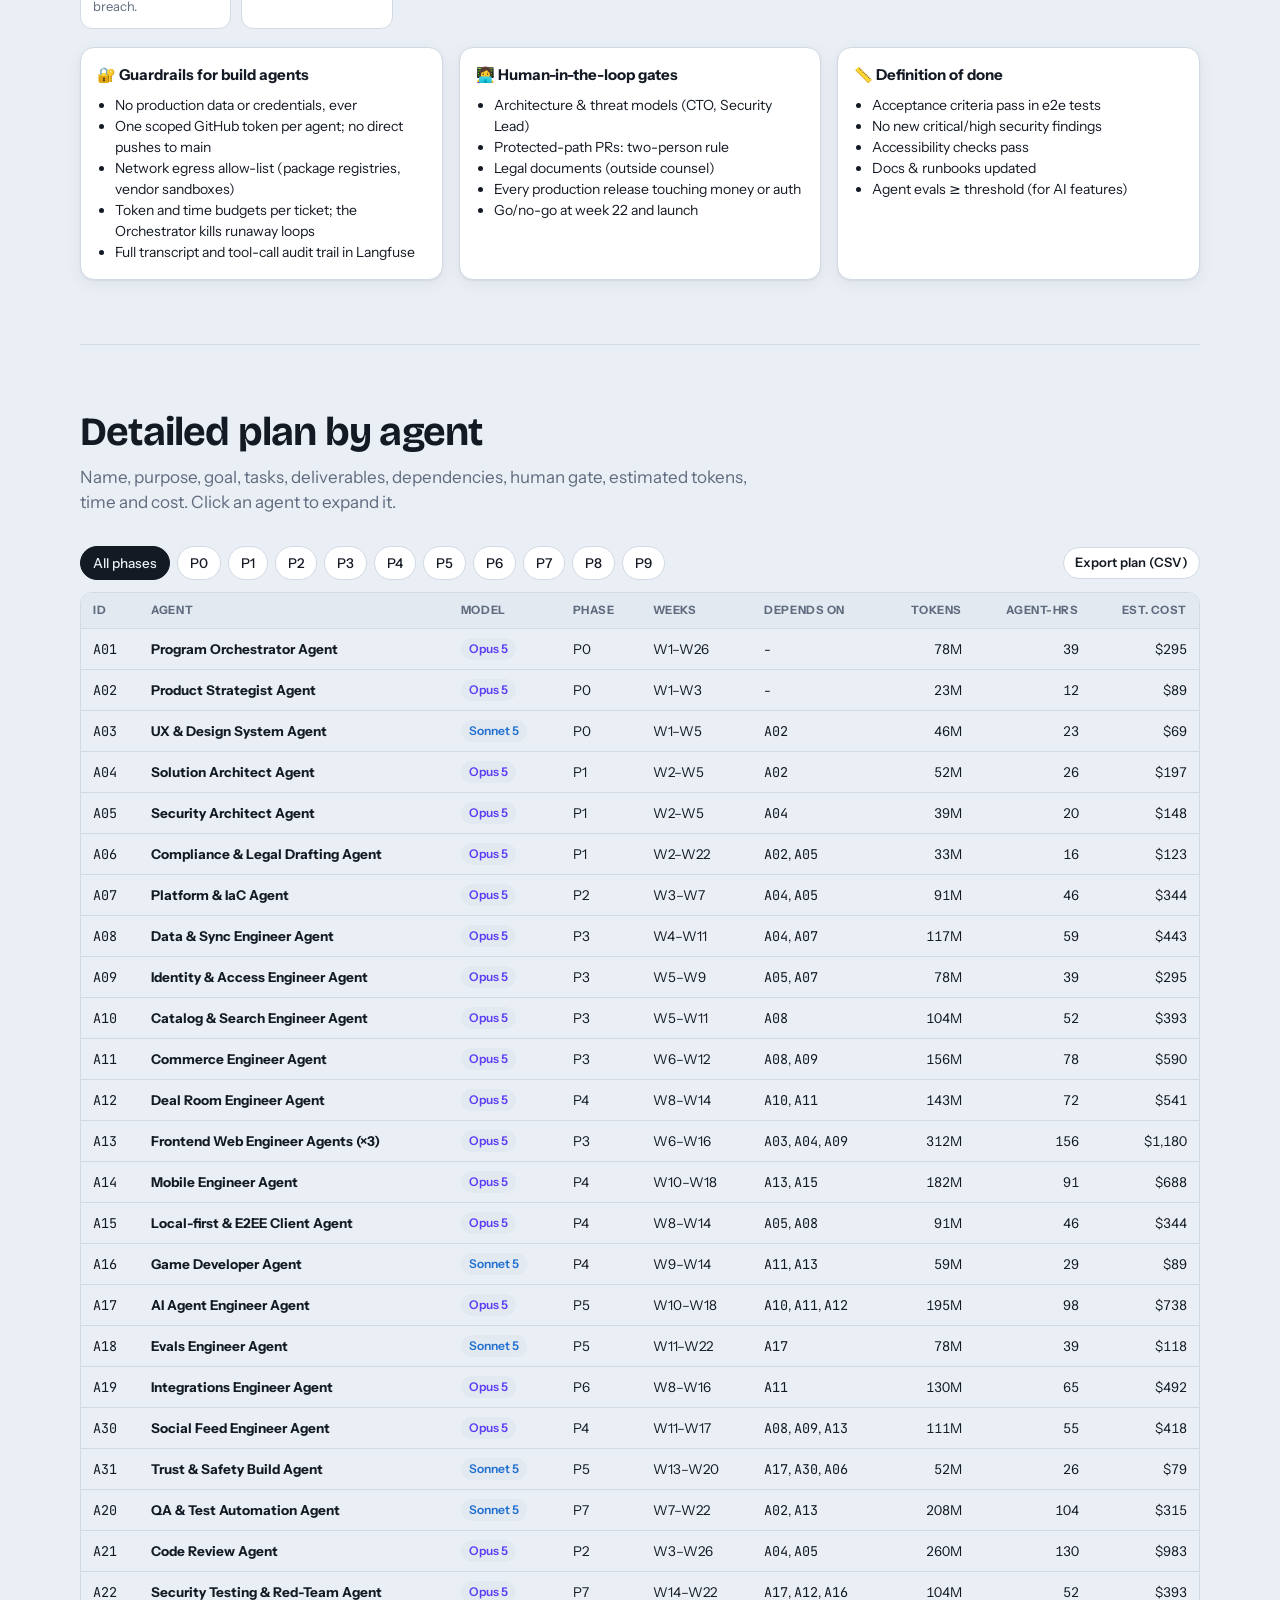
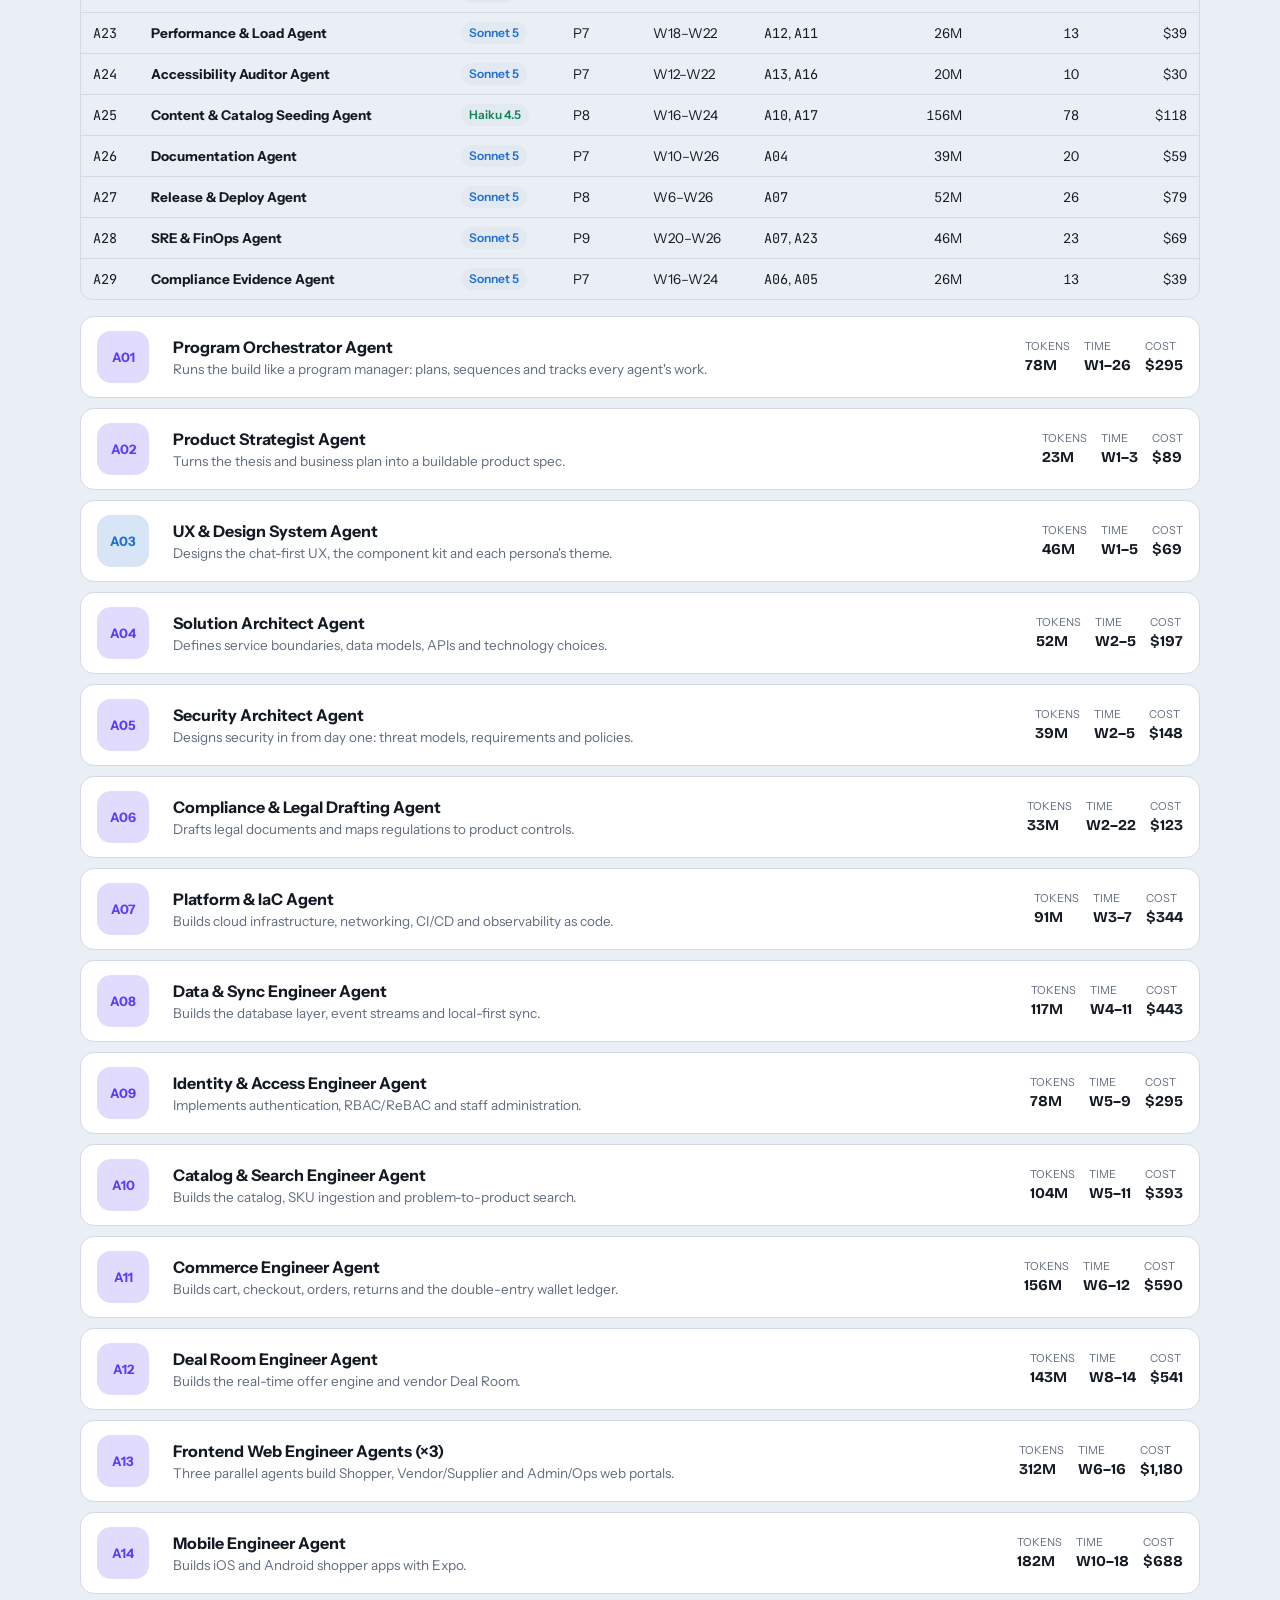
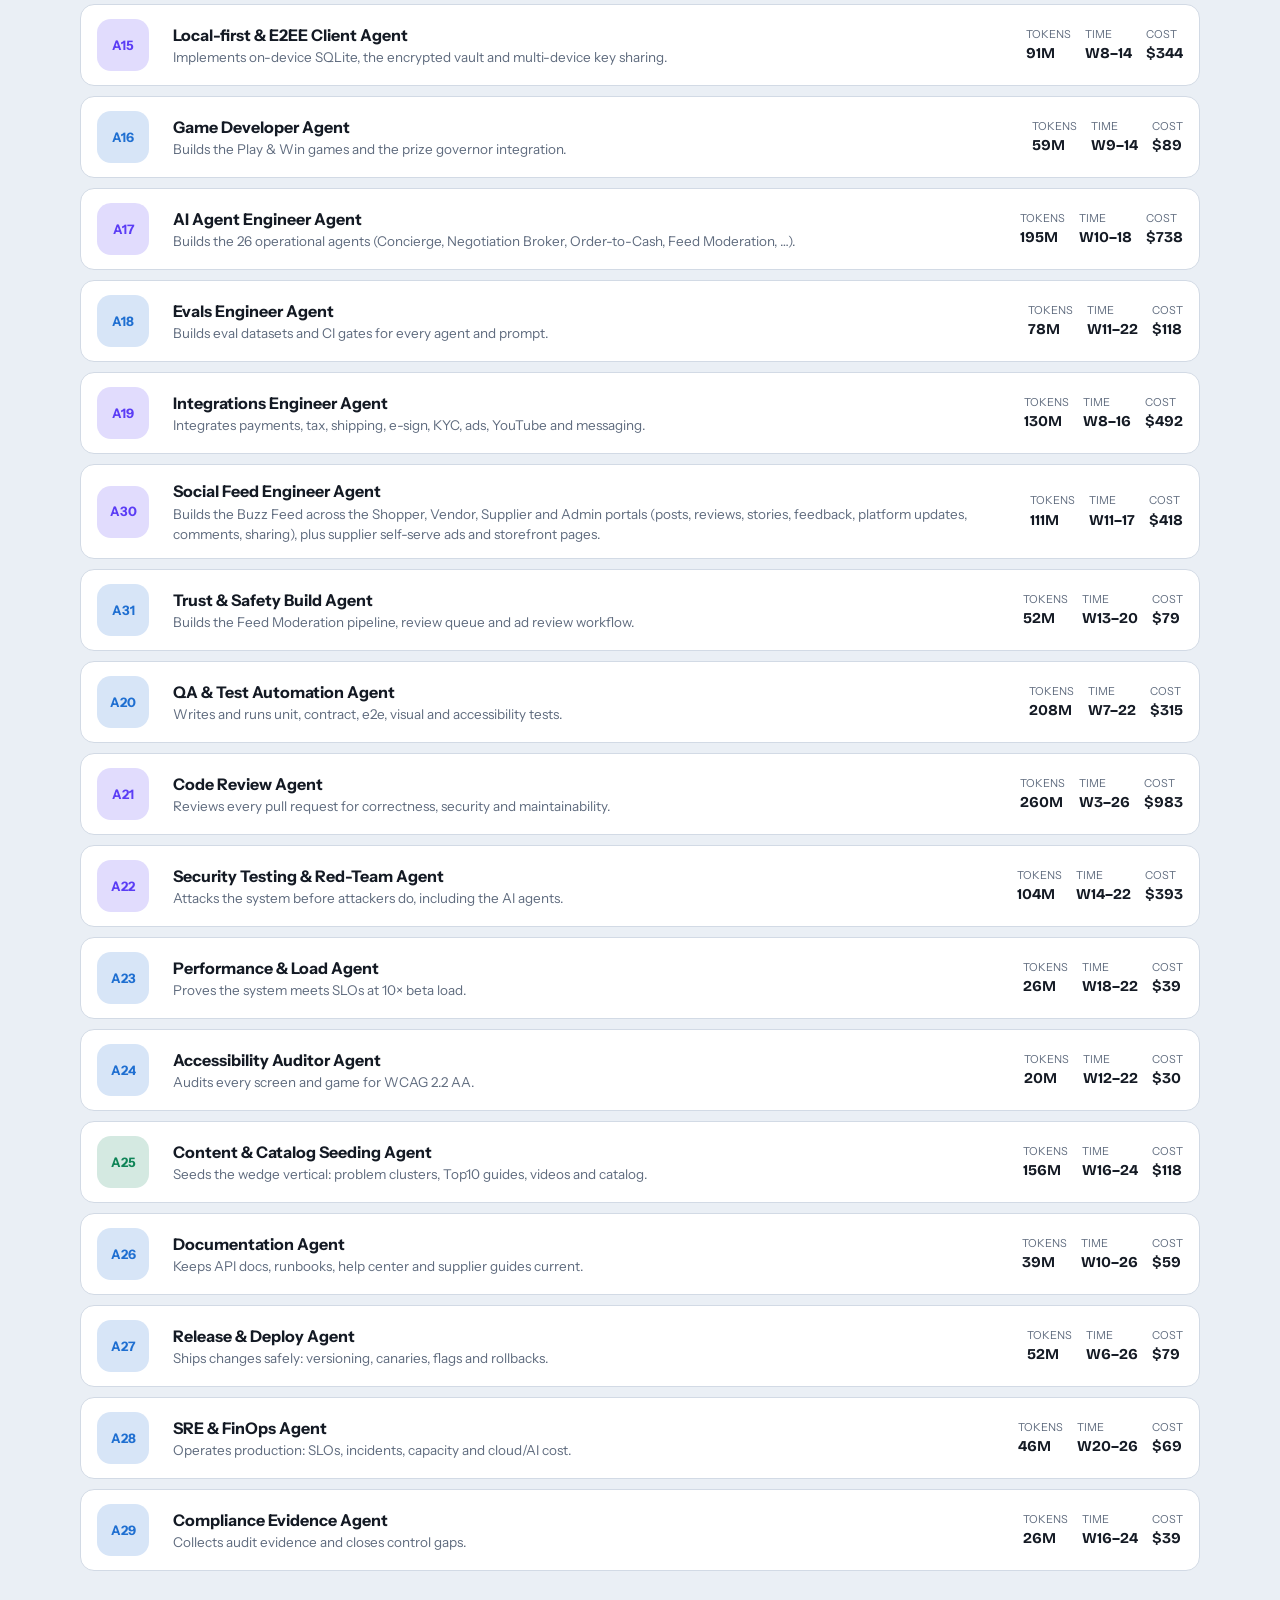
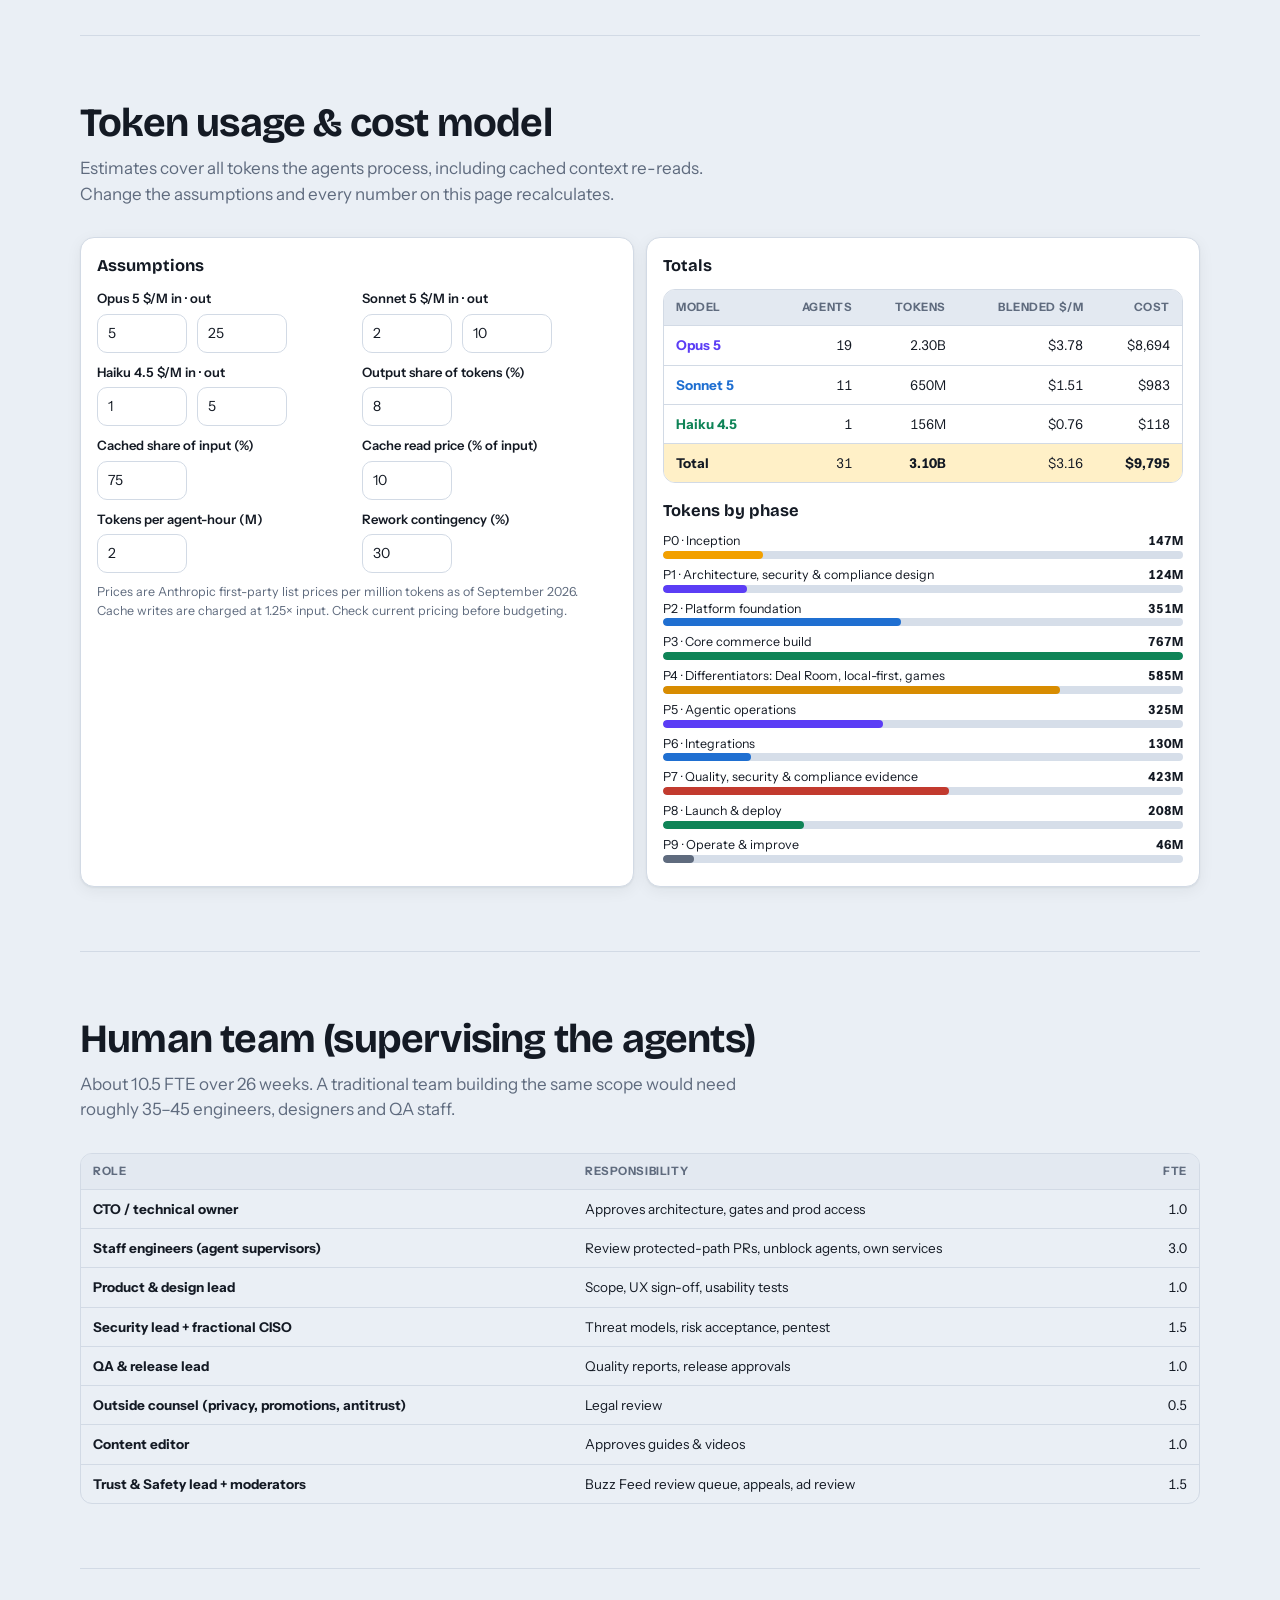
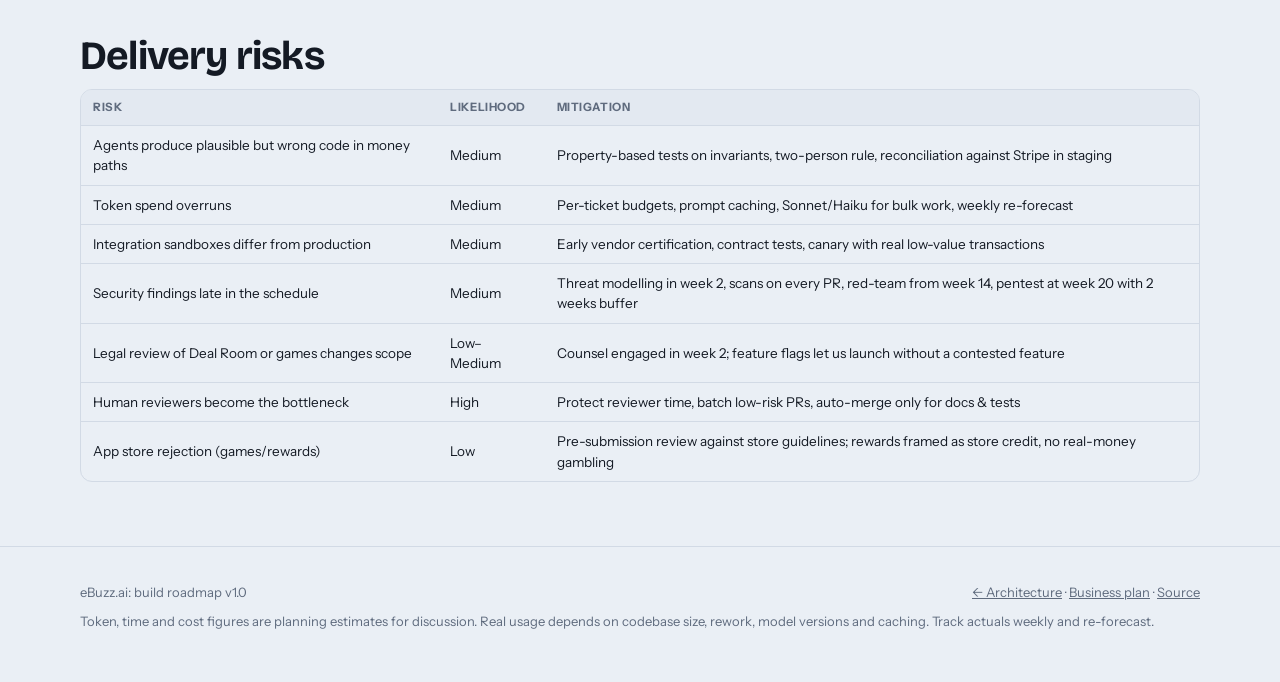
<file: roadmap.html>
<!doctype html>
<html lang="en">
<head>
<meta charset="utf-8">
<meta name="viewport" content="width=device-width, initial-scale=1">
<title>eBuzz Build Roadmap</title>
<meta name="description" content="How a team of AI agents, supervised by a small human team, builds, secures and deploys eBuzz.ai end to end in 26 weeks, with token, time and dependency estimates.">
<link rel="icon" href="assets/img/favicon.svg" type="image/svg+xml">
<link rel="preconnect" href="https://fonts.googleapis.com">
<link rel="preconnect" href="https://fonts.gstatic.com" crossorigin>
<link href="https://fonts.googleapis.com/css2?family=Bricolage+Grotesque:opsz,wght@12..96,500;12..96,700&family=Instrument+Sans:wght@400;500;600;700&family=JetBrains+Mono:wght@500;600&display=swap" rel="stylesheet">
<link rel="stylesheet" href="assets/css/ebuzz.css?v=9">
<style>
  .page-hero { padding: 44px 0 10px; }
  .page-hero h1 { font-size: clamp(34px, 4.6vw, 52px); }
  .page-hero p { color: var(--ink-2); font-size: 17.5px; max-width: 780px; }
  .subnav { position: sticky; top: 62px; z-index: 15; background: color-mix(in srgb, var(--bg) 92%, transparent); backdrop-filter: blur(8px); padding: 10px 0; border-bottom: 1px solid var(--line); }
  .subnav .chips { flex-wrap: nowrap; overflow-x: auto; scrollbar-width: none; }
  .subnav a.chip { text-decoration: none; flex: none; }
  .gantt { background: var(--surface); border: 1px solid var(--line); border-radius: 18px; overflow-x: auto; }
  .gantt table { border-collapse: collapse; min-width: 1080px; width: 100%; font-size: 12.5px; }
  .gantt th, .gantt td { padding: 0; border-bottom: 1px solid var(--line); }
  .gantt th { font-size: 11px; color: var(--muted); font-weight: 600; height: 30px; text-align: center; background: var(--surface-2); }
  .gantt td.lbl, .gantt th.lbl { position: sticky; left: 0; background: var(--surface); z-index: 1; text-align: left; padding: 7px 12px; min-width: 270px; white-space: nowrap; border-right: 1px solid var(--line); }
  .gantt th.lbl { background: var(--surface-2); }
  .gantt td.cell { height: 34px; position: relative; border-left: 1px dashed color-mix(in srgb, var(--line) 60%, transparent); }
  .bar { position: absolute; top: 8px; height: 18px; border-radius: 6px; }
  .gantt tr.phase td.lbl { font-weight: 700; background: var(--surface-2); }
  .gantt tr.phase td.cell { background: var(--surface-2); }
  .ms { position: absolute; top: 9px; width: 14px; height: 14px; transform: rotate(45deg); background: var(--red); left: calc(50% - 7px); }
  .legend { display: flex; gap: 16px; flex-wrap: wrap; font-size: 13px; margin-top: 10px; }
  .legend i { display: inline-block; width: 14px; height: 10px; border-radius: 3px; margin-right: 6px; vertical-align: middle; }
  .agent-card summary { list-style: none; cursor: pointer; display: grid; grid-template-columns: 64px 1fr auto; gap: 12px; align-items: center; padding: 14px 16px; }
  .agent-card summary::-webkit-details-marker { display: none; }
  .agent-card { border: 1px solid var(--line); border-radius: 14px; background: var(--surface); }
  .agent-card + .agent-card { margin-top: 10px; }
  .agent-card .body { padding: 0 16px 16px; display: grid; grid-template-columns: 1.2fr 1fr; gap: 16px; }
  .agent-card h4 { font-family: var(--font); font-size: 11.5px; text-transform: uppercase; letter-spacing: .06em; color: var(--muted); margin: 0 0 6px; }
  .agent-card ul { margin: 0; padding-left: 18px; font-size: 14px; }
  .metric { font-family: var(--display); font-weight: 700; font-size: 15px; }
  .pipeline { display: grid; grid-template-columns: repeat(auto-fit, minmax(150px, 1fr)); gap: 10px; counter-reset: st; }
  .pipeline .st { background: var(--surface); border: 1px solid var(--line); border-radius: 12px; padding: 12px; position: relative; }
  .pipeline .st::before { counter-increment: st; content: counter(st); position: absolute; top: -10px; left: 10px; background: var(--accent); color: var(--on-accent); font-weight: 700; font-size: 12px; width: 22px; height: 22px; border-radius: 50%; display: grid; place-items: center; }
  .assump input { width: 90px; }
  @media (max-width: 900px) { .agent-card .body { grid-template-columns: 1fr; } .agent-card summary { grid-template-columns: 1fr; } }
</style>
</head>
<body>
<header class="site-nav"><div class="in">
  <a class="brand" href="index.html" id="brand"><span>eBuzz<b>.ai</b></span></a>
  <nav class="links">
    <a href="index.html#portals" class="hide-m">Prototype</a>
    <a href="architecture.html">Architecture</a>
    <a href="security.html">Security</a>
    <a href="roadmap.html" style="color:var(--ink)">Roadmap</a>
    <a href="docs.html?d=plan" class="hide-m">Business plan</a>
    <button class="icon-btn" id="themeBtn" aria-label="Toggle dark mode"></button>
  </nav>
</div></header>

<main class="wrap-w">
  <section class="page-hero">
    <div class="eyebrow">Build roadmap · agent-driven delivery · v1.0</div>
    <h1>How AI agents build & ship eBuzz</h1>
    <p>A fleet of <b id="hAgents">31</b> specialised build agents writes, tests, secures and deploys the platform. A small human team supervises and approves every gate that matters: architecture, security, money, legal and production releases. It takes 26 weeks from kickoff to public launch in the wedge vertical.</p>
    <div class="kpis" id="topKpis" style="margin-top:18px"></div>
  </section>

  <nav class="subnav" aria-label="Sections"><div class="chips">
    <a class="chip" href="#timeline">Timeline</a><a class="chip" href="#how">How agents build & deploy</a><a class="chip" href="#plan">Detailed plan</a><a class="chip" href="#tokens">Tokens & cost</a><a class="chip" href="#humans">Human team</a><a class="chip" href="#risks">Risks</a>
  </div></nav>

  <section class="section" id="timeline" style="border-top:0">
    <h2>Timeline (26 weeks)</h2>
    <p class="sub">Phases, agents and milestone gates (◆). Bar colour shows the main model each agent uses.</p>
    <div class="gantt" id="gantt"></div>
    <div class="legend"><span><i style="background:var(--violet)"></i>Claude Opus 5</span><span><i style="background:var(--blue)"></i>Claude Sonnet 5</span><span><i style="background:var(--green)"></i>Claude Haiku 4.5</span><span><i style="background:var(--red);transform:rotate(45deg);width:10px"></i>Milestone gate</span></div>
    <div id="msTable" style="margin-top:16px"></div>
  </section>

  <section class="section" id="how">
    <h2>How agents build & deploy, end to end</h2>
    <p class="sub">Every change moves through the same governed pipeline. Agents do the work, and people approve the steps that carry risk.</p>
    <div class="pipeline">
      <div class="st"><b>Plan</b><div class="muted" style="font-size:13px">The Orchestrator turns the PRD into tickets with acceptance criteria and dependencies.</div></div>
      <div class="st"><b>Build in a sandbox</b><div class="muted" style="font-size:13px">The engineer agent works in an isolated container with synthetic data and scoped, short-lived credentials.</div></div>
      <div class="st"><b>Test</b><div class="muted" style="font-size:13px">Unit, contract, e2e, accessibility and eval suites are written alongside the code.</div></div>
      <div class="st"><b>Pull request</b><div class="muted" style="font-size:13px">Nothing merges without a PR: SAST, SCA, secret and IaC scans run automatically.</div></div>
      <div class="st"><b>Review</b><div class="muted" style="font-size:13px">The Code Review agent reviews every PR. A human also approves protected paths (money, auth, crypto, RBAC).</div></div>
      <div class="st"><b>Signed build</b><div class="muted" style="font-size:13px">Container images are signed, with SBOM and SLSA provenance.</div></div>
      <div class="st"><b>Staging</b><div class="muted" style="font-size:13px">Evals, DAST, load tests and a preview for human UX sign-off.</div></div>
      <div class="st"><b>Canary deploy</b><div class="muted" style="font-size:13px">The Release agent rolls out 5% → 25% → 100% via Argo CD and flags, with auto-rollback on SLO breach.</div></div>
      <div class="st"><b>Operate</b><div class="muted" style="font-size:13px">The SRE agent watches SLOs and cost. Incidents get a human commander.</div></div>
    </div>
    <div class="grid3" style="margin-top:18px">
      <div class="card"><b>🔐 Guardrails for build agents</b><ul style="font-size:14px;padding-left:18px;margin:8px 0 0"><li>No production data or credentials, ever</li><li>One scoped GitHub token per agent; no direct pushes to main</li><li>Network egress allow-list (package registries, vendor sandboxes)</li><li>Token and time budgets per ticket; the Orchestrator kills runaway loops</li><li>Full transcript and tool-call audit trail in Langfuse</li></ul></div>
      <div class="card"><b>👩‍💻 Human-in-the-loop gates</b><ul style="font-size:14px;padding-left:18px;margin:8px 0 0"><li>Architecture & threat models (CTO, Security Lead)</li><li>Protected-path PRs: two-person rule</li><li>Legal documents (outside counsel)</li><li>Every production release touching money or auth</li><li>Go/no-go at week 22 and launch</li></ul></div>
      <div class="card"><b>📏 Definition of done</b><ul style="font-size:14px;padding-left:18px;margin:8px 0 0"><li>Acceptance criteria pass in e2e tests</li><li>No new critical/high security findings</li><li>Accessibility checks pass</li><li>Docs & runbooks updated</li><li>Agent evals ≥ threshold (for AI features)</li></ul></div>
    </div>
  </section>

  <section class="section" id="plan">
    <h2>Detailed plan by agent</h2>
    <p class="sub">Name, purpose, goal, tasks, deliverables, dependencies, human gate, estimated tokens, time and cost. Click an agent to expand it.</p>
    <div class="row wrap between" style="margin-bottom:12px;gap:10px"><div class="chips" id="phaseFilter"></div><button class="btn sm" id="csvBtn">Export plan (CSV)</button></div>
    <div id="summaryTable" style="margin-bottom:16px"></div>
    <div id="cards"></div>
  </section>

  <section class="section" id="tokens">
    <h2>Token usage & cost model</h2>
    <p class="sub">Estimates cover all tokens the agents process, including cached context re-reads. Change the assumptions and every number on this page recalculates.</p>
    <div class="grid2">
      <div class="card assump"><div class="card-title" style="margin-bottom:10px">Assumptions</div>
        <div class="grid2" style="gap:10px">
          <label class="field">Opus 5 $/M in · out<div class="row"><input type="number" step="0.5" data-a="opusIn" value="5"><input type="number" step="1" data-a="opusOut" value="25"></div></label>
          <label class="field">Sonnet 5 $/M in · out<div class="row"><input type="number" step="0.5" data-a="sonIn" value="2"><input type="number" step="1" data-a="sonOut" value="10"></div></label>
          <label class="field">Haiku 4.5 $/M in · out<div class="row"><input type="number" step="0.25" data-a="haiIn" value="1"><input type="number" step="1" data-a="haiOut" value="5"></div></label>
          <label class="field">Output share of tokens (%)<input type="number" data-a="outShare" value="8"></label>
          <label class="field">Cached share of input (%)<input type="number" data-a="cacheShare" value="75"></label>
          <label class="field">Cache read price (% of input)<input type="number" data-a="cacheRead" value="10"></label>
          <label class="field">Tokens per agent-hour (M)<input type="number" step="0.5" data-a="tph" value="2"></label>
          <label class="field">Rework contingency (%)<input type="number" data-a="contingency" value="30"></label>
        </div>
        <p class="muted" style="font-size:12.5px;margin:10px 0 0">Prices are Anthropic first-party list prices per million tokens as of September 2026. Cache writes are charged at 1.25× input. Check current pricing before budgeting.</p></div>
      <div class="card"><div class="card-title" style="margin-bottom:10px">Totals</div><div id="totals"></div>
        <div class="card-title" style="margin:16px 0 8px">Tokens by phase</div><div id="byPhase"></div></div>
    </div>
  </section>

  <section class="section" id="humans">
    <h2>Human team (supervising the agents)</h2>
    <p class="sub">About 10.5 FTE over 26 weeks. A traditional team building the same scope would need roughly 35–45 engineers, designers and QA staff.</p>
    <div id="humanTable"></div>
  </section>

  <section class="section" id="risks">
    <h2>Delivery risks</h2>
    <div id="riskTable"></div>
  </section>
</main>

<footer class="site-foot"><div class="wrap-w"><div class="row between wrap" style="gap:10px"><span>eBuzz.ai: build roadmap v1.0</span><span><a href="architecture.html">← Architecture</a> · <a href="docs.html?d=plan">Business plan</a> · <a href="https://github.com/ravikrali/ebuzz-demo">Source</a></span></div>
<p style="margin:10px 0 0">Token, time and cost figures are planning estimates for discussion. Real usage depends on codebase size, rework, model versions and caching. Track actuals weekly and re-forecast.</p></div></footer>

<script src="assets/js/ui.js?v=9"></script>
<script src="assets/js/roadmap-data.js?v=9"></script>
<script>
(function () {
  const { $, $$, esc, money } = EB, R = window.ROADMAP;
  document.getElementById('brand').insertAdjacentHTML('afterbegin', EB.logo());
  const tb = $('#themeBtn'); tb.innerHTML = EB.icon('sun'); tb.onclick = EB.toggleTheme;
  $('#csvBtn').textContent = 'Export plan (CSV)'; $('#hAgents').textContent = R.agents.length;
  const MODEL_COLOR = { 'Opus 5': 'var(--violet)', 'Sonnet 5': 'var(--blue)', 'Haiku 4.5': 'var(--green)' };
  const byId = Object.fromEntries(R.agents.map((a) => [a.id, a]));
  const phaseName = Object.fromEntries(R.phases.map((p) => [p.id, p.name]));

  /* ---------- cost model ---------- */
  const A = {};
  const readA = () => $$('[data-a]').forEach((i) => (A[i.dataset.a] = +i.value));
  const rate = (model) => {
    const [pin, pout] = model === 'Opus 5' ? [A.opusIn, A.opusOut] : model === 'Sonnet 5' ? [A.sonIn, A.sonOut] : [A.haiIn, A.haiOut];
    const o = A.outShare / 100, c = A.cacheShare / 100;
    const inputRate = c * pin * (A.cacheRead / 100) + (1 - c) * pin * 1.25; // uncached input written to cache at 1.25×
    return (1 - o) * inputRate + o * pout; // $ per million tokens, blended
  };
  const cost = (a) => a.tokens * rate(a.model) * (1 + A.contingency / 100);
  const hours = (a) => (a.tokens * (1 + A.contingency / 100)) / A.tph;
  const fmtT = (m) => (m >= 1000 ? (m / 1000).toFixed(2) + 'B' : m.toFixed(0) + 'M');

  /* ---------- gantt ---------- */
  const weeks = Array.from({ length: R.weeks }, (_, i) => i + 1);
  const bar = (s, e, color, h = 18, top = 8) => `<div class="bar" style="left:calc(${((s - 1) / R.weeks) * 100}% + 2px);width:calc(${((e - s + 1) / R.weeks) * 100}% - 4px);background:${color};height:${h}px;top:${top}px"></div>`;
  const row = (label, inner, cls = '') => `<tr class="${cls}"><td class="lbl">${label}</td><td class="cell" colspan="${R.weeks}" style="position:relative">${inner}</td></tr>`;
  let g = `<table><thead><tr><th class="lbl">Phase / agent</th>${weeks.map((w) => `<th>W${w}</th>`).join('')}</tr></thead><tbody>`;
  g += row('<b>Milestones</b>', R.milestones.map(([w, t]) => `<div class="ms" title="W${w}: ${esc(t)}" style="left:calc(${((w - 0.5) / R.weeks) * 100}% - 7px)"></div>`).join(''), 'phase');
  R.phases.forEach((p) => {
    g += row(`${p.id} · ${esc(p.name)}`, bar(p.start, p.end, `color-mix(in srgb, ${p.color} 35%, transparent)`, 16, 9), 'phase');
    R.agents.filter((a) => a.phase === p.id).forEach((a) => { g += row(`<span class="muted mono" style="font-size:11px">${a.id}</span> ${esc(a.name)}`, bar(a.start, a.end, MODEL_COLOR[a.model])); });
  });
  $('#gantt').innerHTML = g + '</tbody></table>';
  $('#msTable').innerHTML = EB.table(['Week', 'Milestone / gate'], R.milestones.map(([w, t]) => [`<b>W${w}</b>`, esc(t)]), { left: true });

  /* ---------- plan ---------- */
  let phaseSel = 'All';
  const renderPlan = () => {
    $('#phaseFilter').innerHTML = ['All', ...R.phases.map((p) => p.id)].map((p) => `<button class="chip ${p === phaseSel ? 'on' : ''}" data-p="${p}" title="${p === 'All' ? '' : esc(phaseName[p])}">${p === 'All' ? 'All phases' : p}</button>`).join('');
    $$('#phaseFilter [data-p]').forEach((b) => (b.onclick = () => { phaseSel = b.dataset.p; renderPlan(); }));
    const list = R.agents.filter((a) => phaseSel === 'All' || a.phase === phaseSel);
    $('#summaryTable').innerHTML = EB.table(['ID', 'Agent', 'Model', 'Phase', 'Weeks', 'Depends on', 'Tokens', 'Agent-hrs', 'Est. cost'], list.map((a) => [
      `<span class="mono">${a.id}</span>`, `<b>${esc(a.name)}</b>`, `<span class="tag" style="color:${MODEL_COLOR[a.model]}">${a.model}</span>`, a.phase, `W${a.start}–W${a.end}`,
      a.deps.length ? a.deps.map((d) => `<span class="mono" title="${esc(byId[d].name)}">${d}</span>`).join(', ') : '-', fmtT(a.tokens * (1 + A.contingency / 100)), Math.round(hours(a)).toLocaleString(), money(cost(a), 0),
    ]), { right: [6, 7, 8] });
    $('#cards').innerHTML = list.map((a) => `
      <details class="agent-card"><summary><span class="avatar" style="width:52px;height:52px;border-radius:14px;background:color-mix(in srgb, ${MODEL_COLOR[a.model]} 18%, var(--surface));color:${MODEL_COLOR[a.model]};font-size:13px">${a.id}</span>
        <div><b style="font-size:16px">${esc(a.name)}</b><div class="muted" style="font-size:13.5px">${esc(a.purpose)}</div></div>
        <div class="row wrap" style="gap:14px;justify-content:flex-end"><div><div class="muted" style="font-size:11px">TOKENS</div><div class="metric">${fmtT(a.tokens * (1 + A.contingency / 100))}</div></div><div><div class="muted" style="font-size:11px">TIME</div><div class="metric">W${a.start}–${a.end}</div></div><div><div class="muted" style="font-size:11px">COST</div><div class="metric">${money(cost(a), 0)}</div></div></div></summary>
        <div class="body">
          <div class="stack">
            <div><h4>Goal</h4><div style="font-size:14px">${esc(a.goal)}</div></div>
            <div><h4>Tasks</h4><ul>${a.tasks.map((t) => `<li>${esc(t)}</li>`).join('')}</ul></div>
            <div><h4>Deliverables</h4><div class="chips">${a.deliverables.map((d) => `<span class="tag">${esc(d)}</span>`).join('')}</div></div>
          </div>
          <div class="stack">
            <div class="kpis" style="grid-template-columns:1fr 1fr"><div class="kpi"><div class="l">Model</div><div class="v" style="font-size:16px;color:${MODEL_COLOR[a.model]}">${a.model}</div></div><div class="kpi"><div class="l">Phase</div><div class="v" style="font-size:16px">${a.phase}</div><div class="d muted">${esc(phaseName[a.phase])}</div></div><div class="kpi"><div class="l">Calendar</div><div class="v" style="font-size:16px">${a.end - a.start + 1} weeks</div><div class="d muted">W${a.start}–W${a.end}</div></div><div class="kpi"><div class="l">Agent compute</div><div class="v" style="font-size:16px">${Math.round(hours(a)).toLocaleString()} h</div></div></div>
            <div><h4>Dependencies</h4><div style="font-size:14px">${a.deps.length ? a.deps.map((d) => `<span class="mono">${d}</span> ${esc(byId[d].name)}`).join('<br>') : 'None: can start immediately'}</div></div>
            <div><h4>Needed by</h4><div style="font-size:14px">${R.agents.filter((x) => x.deps.includes(a.id)).map((x) => `<span class="mono">${x.id}</span> ${esc(x.name)}`).join('<br>') || '-'}</div></div>
            <div><h4>Human gate</h4><div class="warn-note">${esc(a.gate)}</div></div>
            <div><h4>Tools</h4><div class="chips">${a.tools.map((t) => `<span class="tag violet">${esc(t)}</span>`).join('')}</div></div>
          </div>
        </div></details>`).join('');
  };

  /* ---------- totals ---------- */
  const renderTotals = () => {
    const tot = R.agents.reduce((s, a) => s + a.tokens, 0) * (1 + A.contingency / 100);
    const c = R.agents.reduce((s, a) => s + cost(a), 0), h = R.agents.reduce((s, a) => s + hours(a), 0);
    const byModel = ['Opus 5', 'Sonnet 5', 'Haiku 4.5'].map((m) => [m, R.agents.filter((a) => a.model === m)]);
    $('#topKpis').innerHTML = EB.kpis([['Build agents', R.agents.length], ['Calendar', '26 weeks', '9 milestone gates'], ['Total tokens', fmtT(tot), `incl. ${A.contingency}% rework`], ['Est. model cost', money(c, 0), 'agent build, all phases'], ['Agent compute', Math.round(h).toLocaleString() + ' h', `${(h / 26 / 40).toFixed(1)} "FTE-equivalents"`], ['Human team', '~10.5 FTE', 'supervision & gates']]);
    $('#totals').innerHTML = EB.table(['Model', 'Agents', 'Tokens', 'Blended $/M', 'Cost'], [...byModel.map(([m, list]) => [`<b style="color:${MODEL_COLOR[m]}">${m}</b>`, list.length, fmtT(list.reduce((s, a) => s + a.tokens, 0) * (1 + A.contingency / 100)), money(rate(m)), money(list.reduce((s, a) => s + cost(a), 0), 0)]), { hl: true, cells: ['<b>Total</b>', R.agents.length, `<b>${fmtT(tot)}</b>`, money(c / tot), `<b>${money(c, 0)}</b>`] }], { right: [1, 2, 3, 4] });
    const ph = R.phases.map((p) => [p, R.agents.filter((a) => a.phase === p.id).reduce((s, a) => s + a.tokens * (1 + A.contingency / 100), 0)]);
    const mx = Math.max(...ph.map((x) => x[1]));
    $('#byPhase').innerHTML = ph.map(([p, t]) => `<div style="margin:7px 0"><div class="row between" style="font-size:12.5px"><span>${p.id} · ${esc(p.name)}</span><b class="num">${fmtT(t)}</b></div><div class="meter"><i style="width:${(t / mx) * 100}%;background:${p.color}"></i></div></div>`).join('');
  };

  const all = () => { readA(); renderTotals(); renderPlan(); };
  $$('[data-a]').forEach((i) => (i.oninput = all));
  all();

  $('#csvBtn').onclick = () => {
    const cols = ['id', 'name', 'model', 'phase', 'start_week', 'end_week', 'purpose', 'goal', 'tasks', 'deliverables', 'dependencies', 'human_gate', 'tokens_M', 'agent_hours', 'est_cost_usd'];
    const q = (v) => `"${String(v).replace(/"/g, '""')}"`;
    const rows = R.agents.map((a) => [a.id, a.name, a.model, a.phase, a.start, a.end, a.purpose, a.goal, a.tasks.join('; '), a.deliverables.join('; '), a.deps.join(' '), a.gate, (a.tokens * (1 + A.contingency / 100)).toFixed(0), Math.round(hours(a)), Math.round(cost(a))].map(q).join(','));
    const url = URL.createObjectURL(new Blob([[cols.join(','), ...rows].join('\n')], { type: 'text/csv' }));
    const l = document.createElement('a'); l.href = url; l.download = 'ebuzz-agent-build-plan.csv'; l.click(); setTimeout(() => URL.revokeObjectURL(url), 1000);
  };

  $('#humanTable').innerHTML = EB.table(['Role', 'Responsibility', 'FTE'], R.humans.map(([a, b, c]) => [`<b>${a}</b>`, b, c]), { right: [2] });
  $('#riskTable').innerHTML = EB.table(['Risk', 'Likelihood', 'Mitigation'], [
    ['Agents produce plausible but wrong code in money paths', 'Medium', 'Property-based tests on invariants, two-person rule, reconciliation against Stripe in staging'],
    ['Token spend overruns', 'Medium', 'Per-ticket budgets, prompt caching, Sonnet/Haiku for bulk work, weekly re-forecast'],
    ['Integration sandboxes differ from production', 'Medium', 'Early vendor certification, contract tests, canary with real low-value transactions'],
    ['Security findings late in the schedule', 'Medium', 'Threat modelling in week 2, scans on every PR, red-team from week 14, pentest at week 20 with 2 weeks buffer'],
    ['Legal review of Deal Room or games changes scope', 'Low–Medium', 'Counsel engaged in week 2; feature flags let us launch without a contested feature'],
    ['Human reviewers become the bottleneck', 'High', 'Protect reviewer time, batch low-risk PRs, auto-merge only for docs & tests'],
    ['App store rejection (games/rewards)', 'Low', 'Pre-submission review against store guidelines; rewards framed as store credit, no real-money gambling'],
  ], { left: true });
})();
</script>
</body>
</html>
</file>
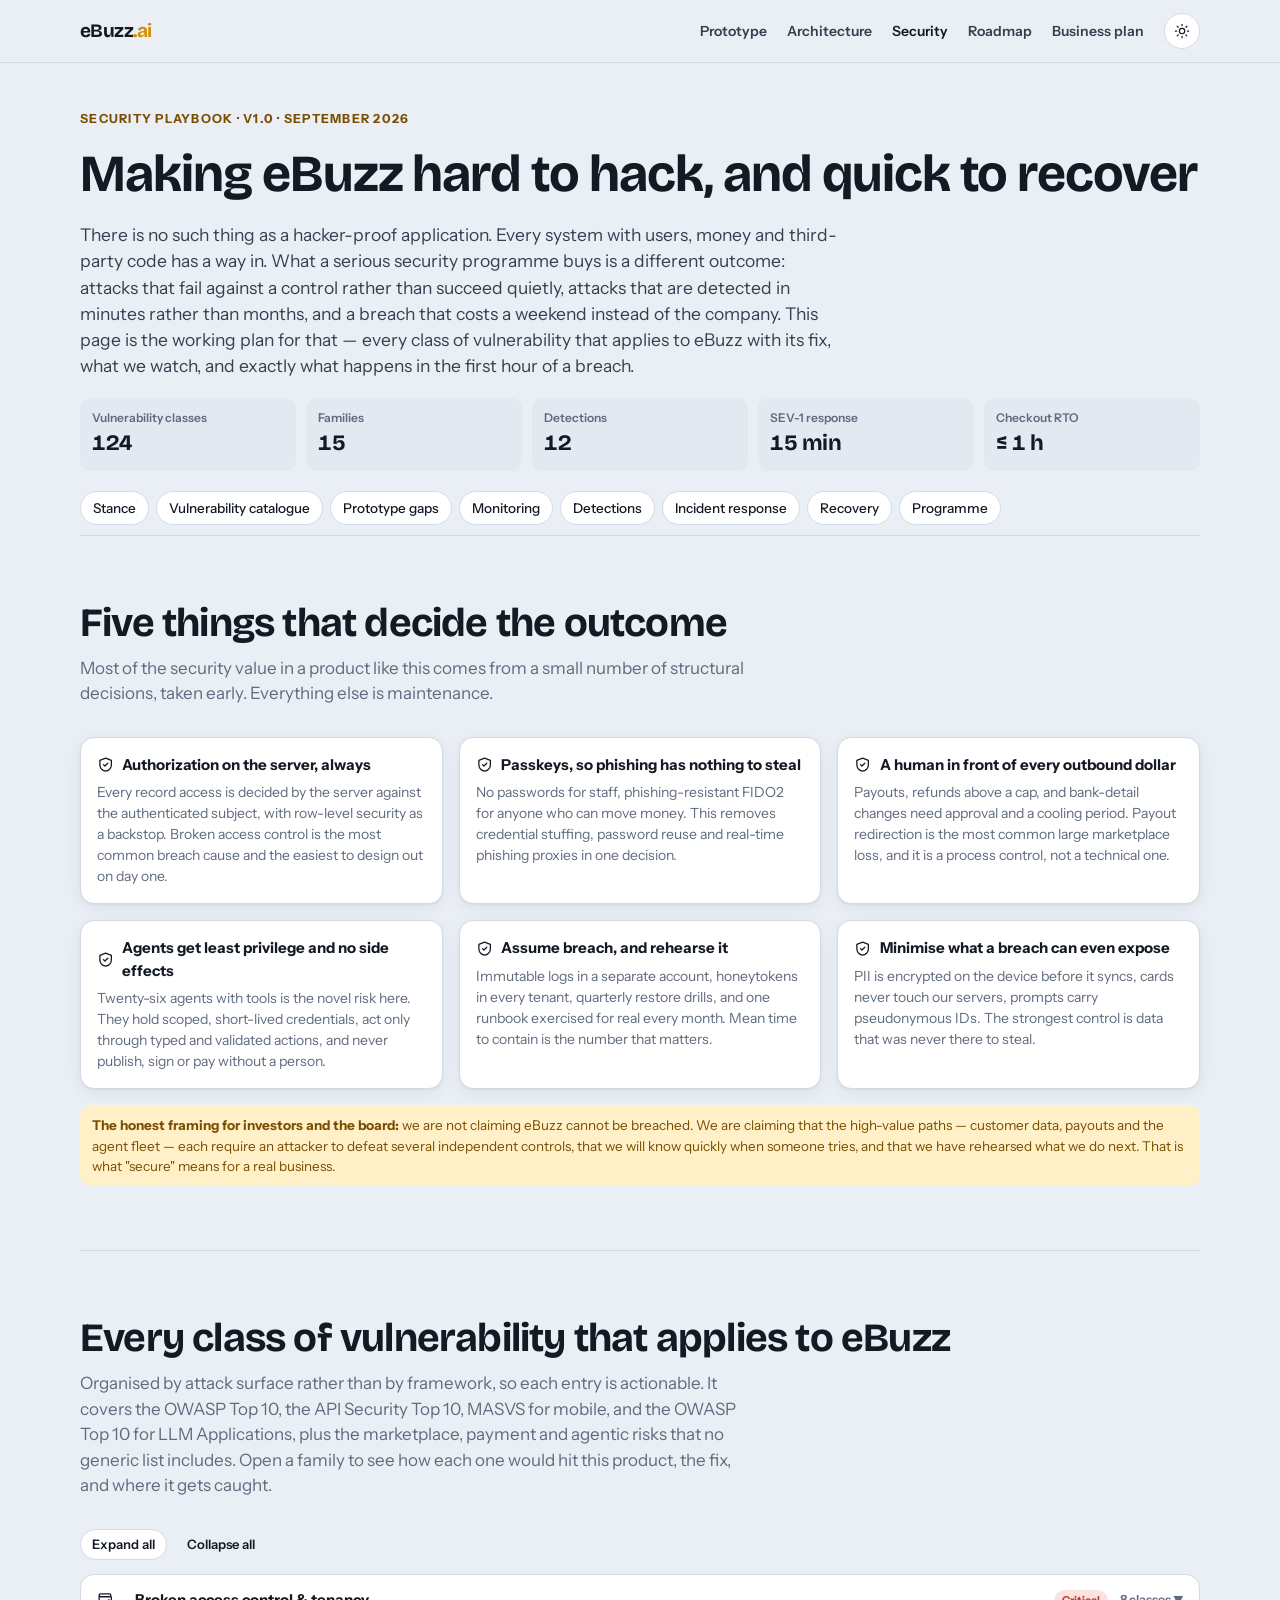
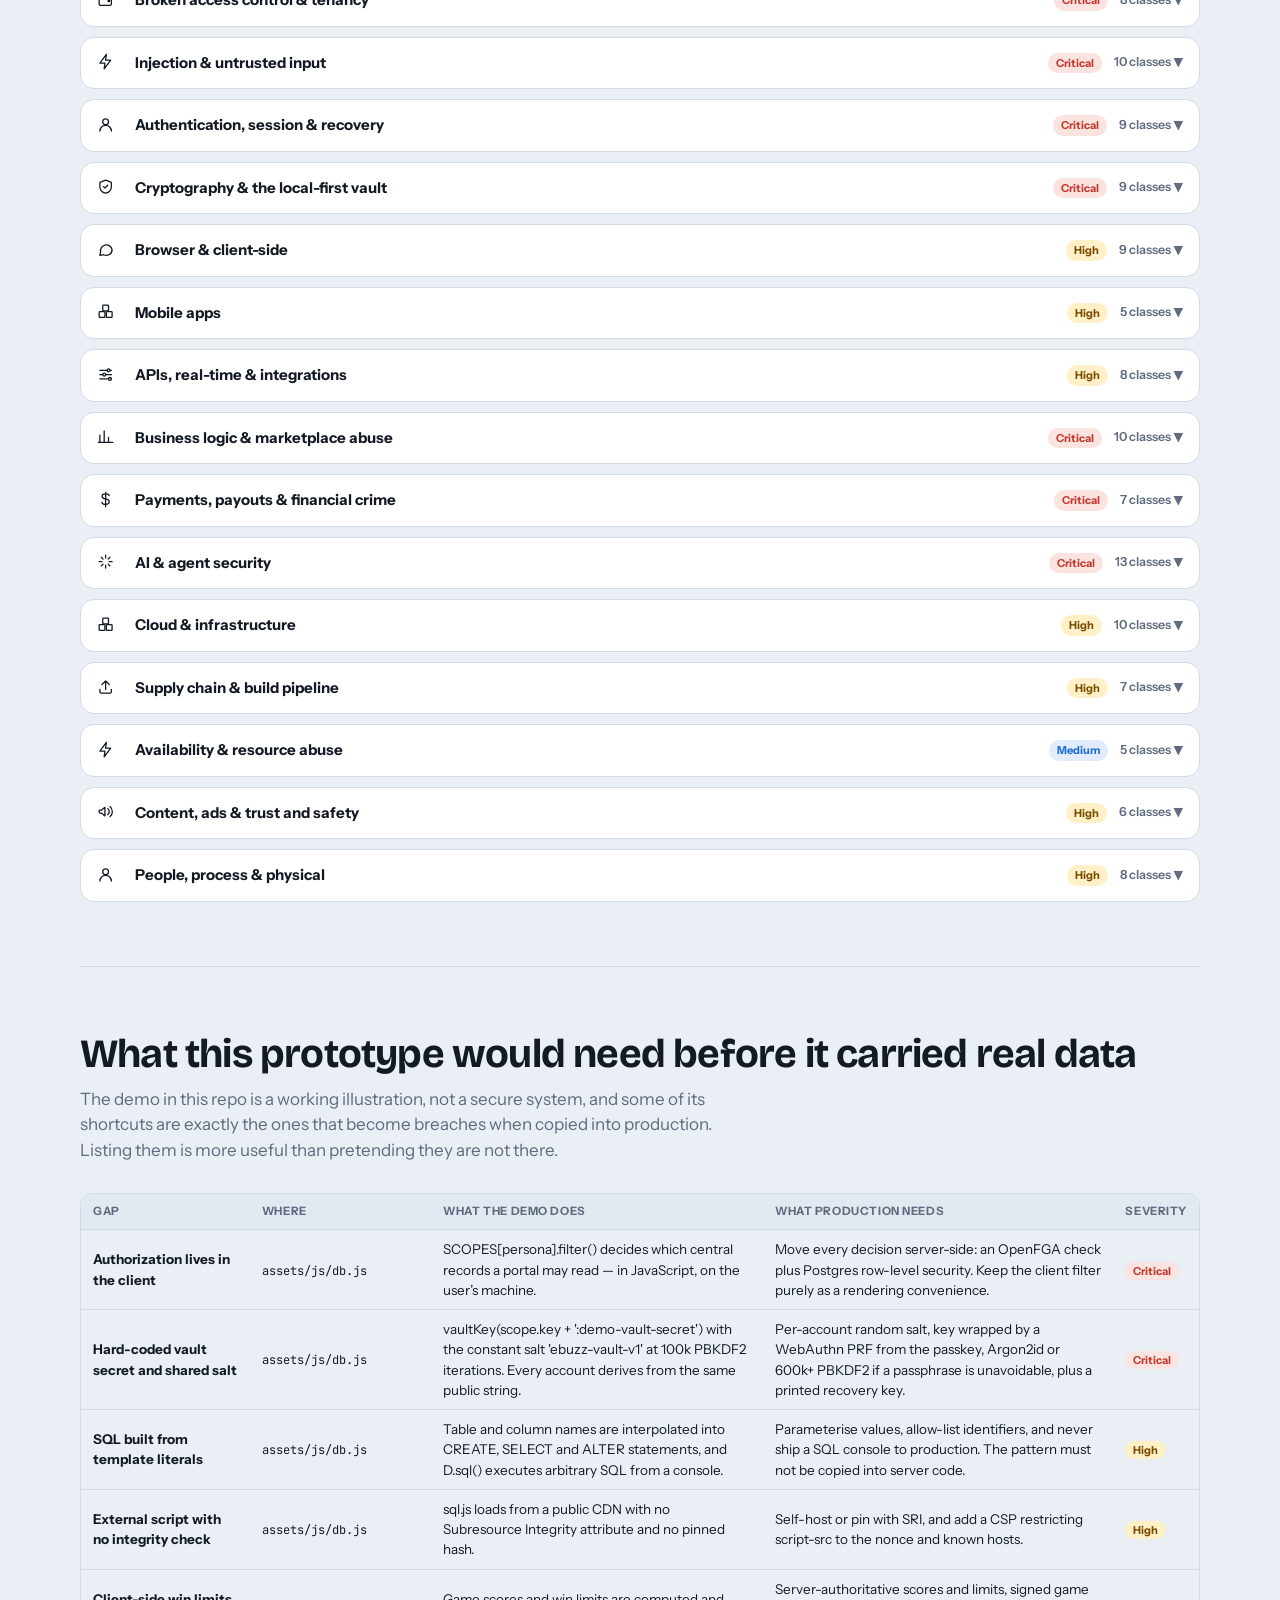
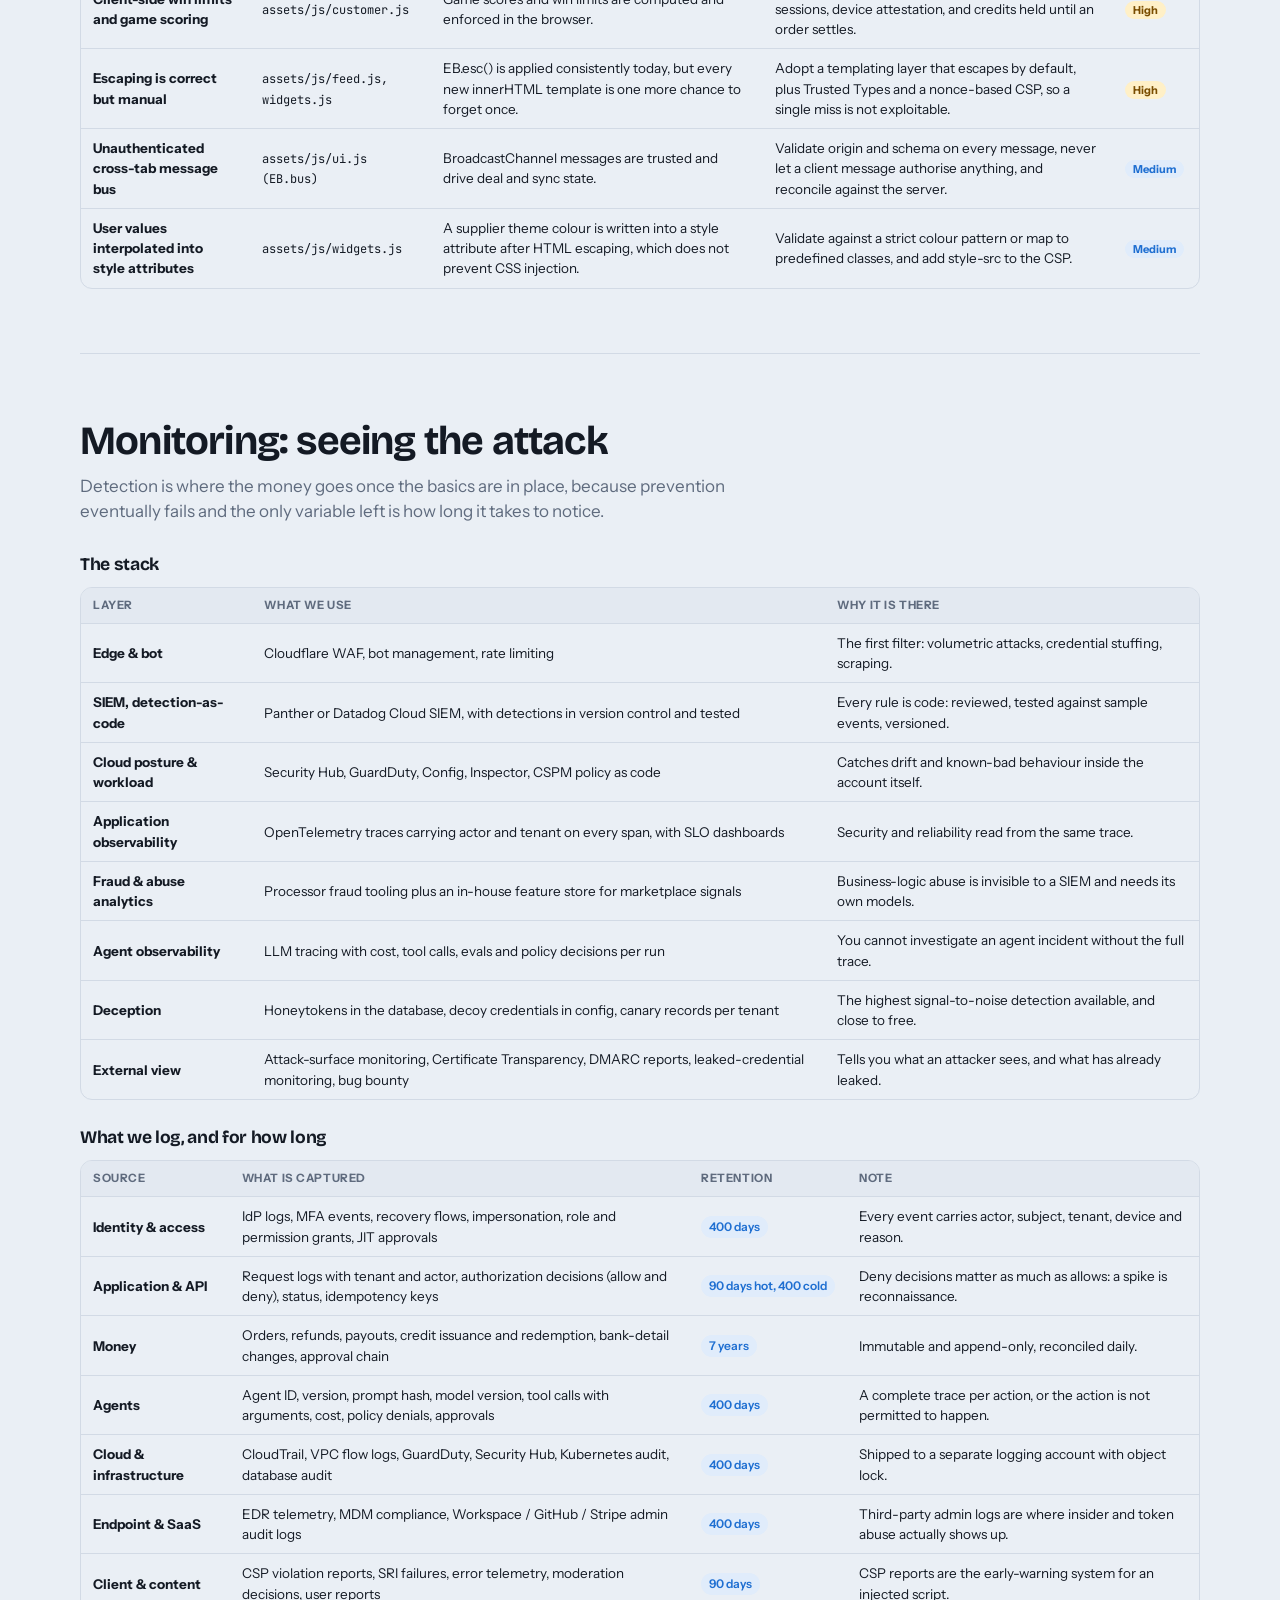
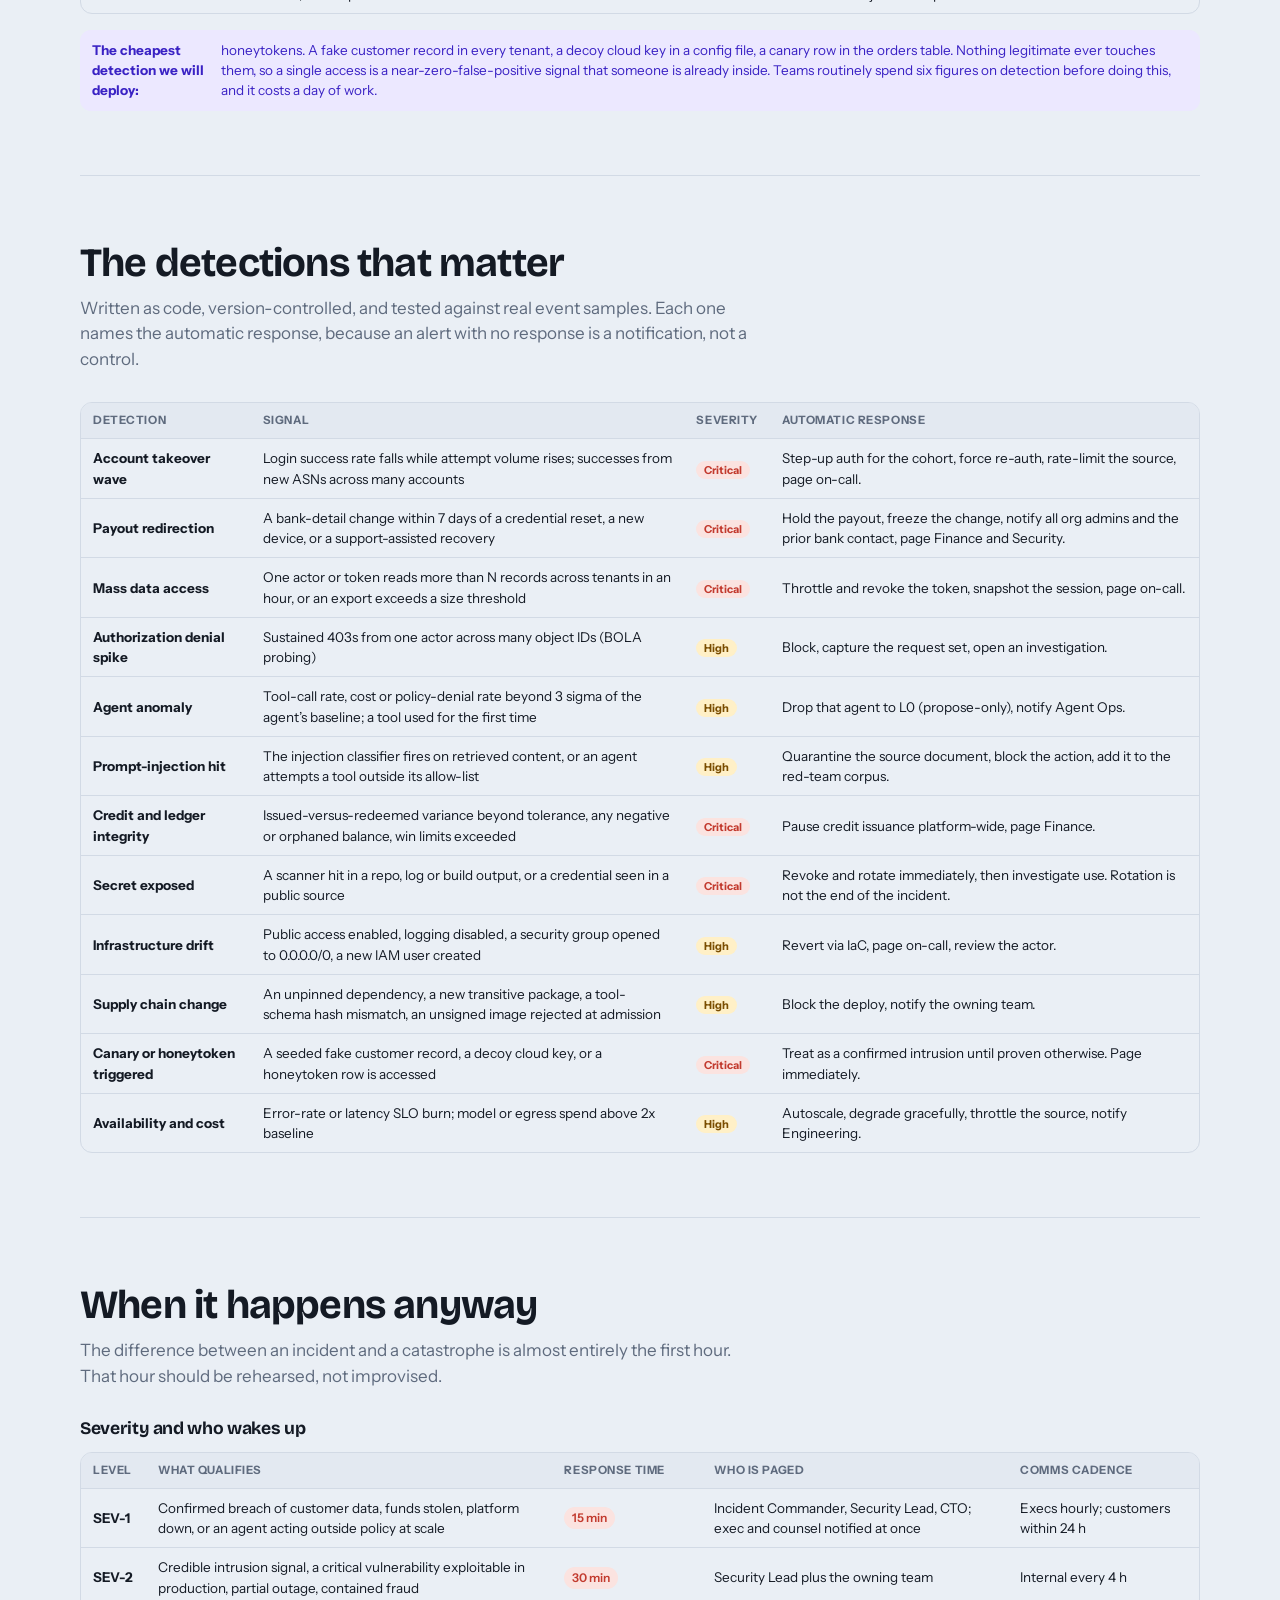
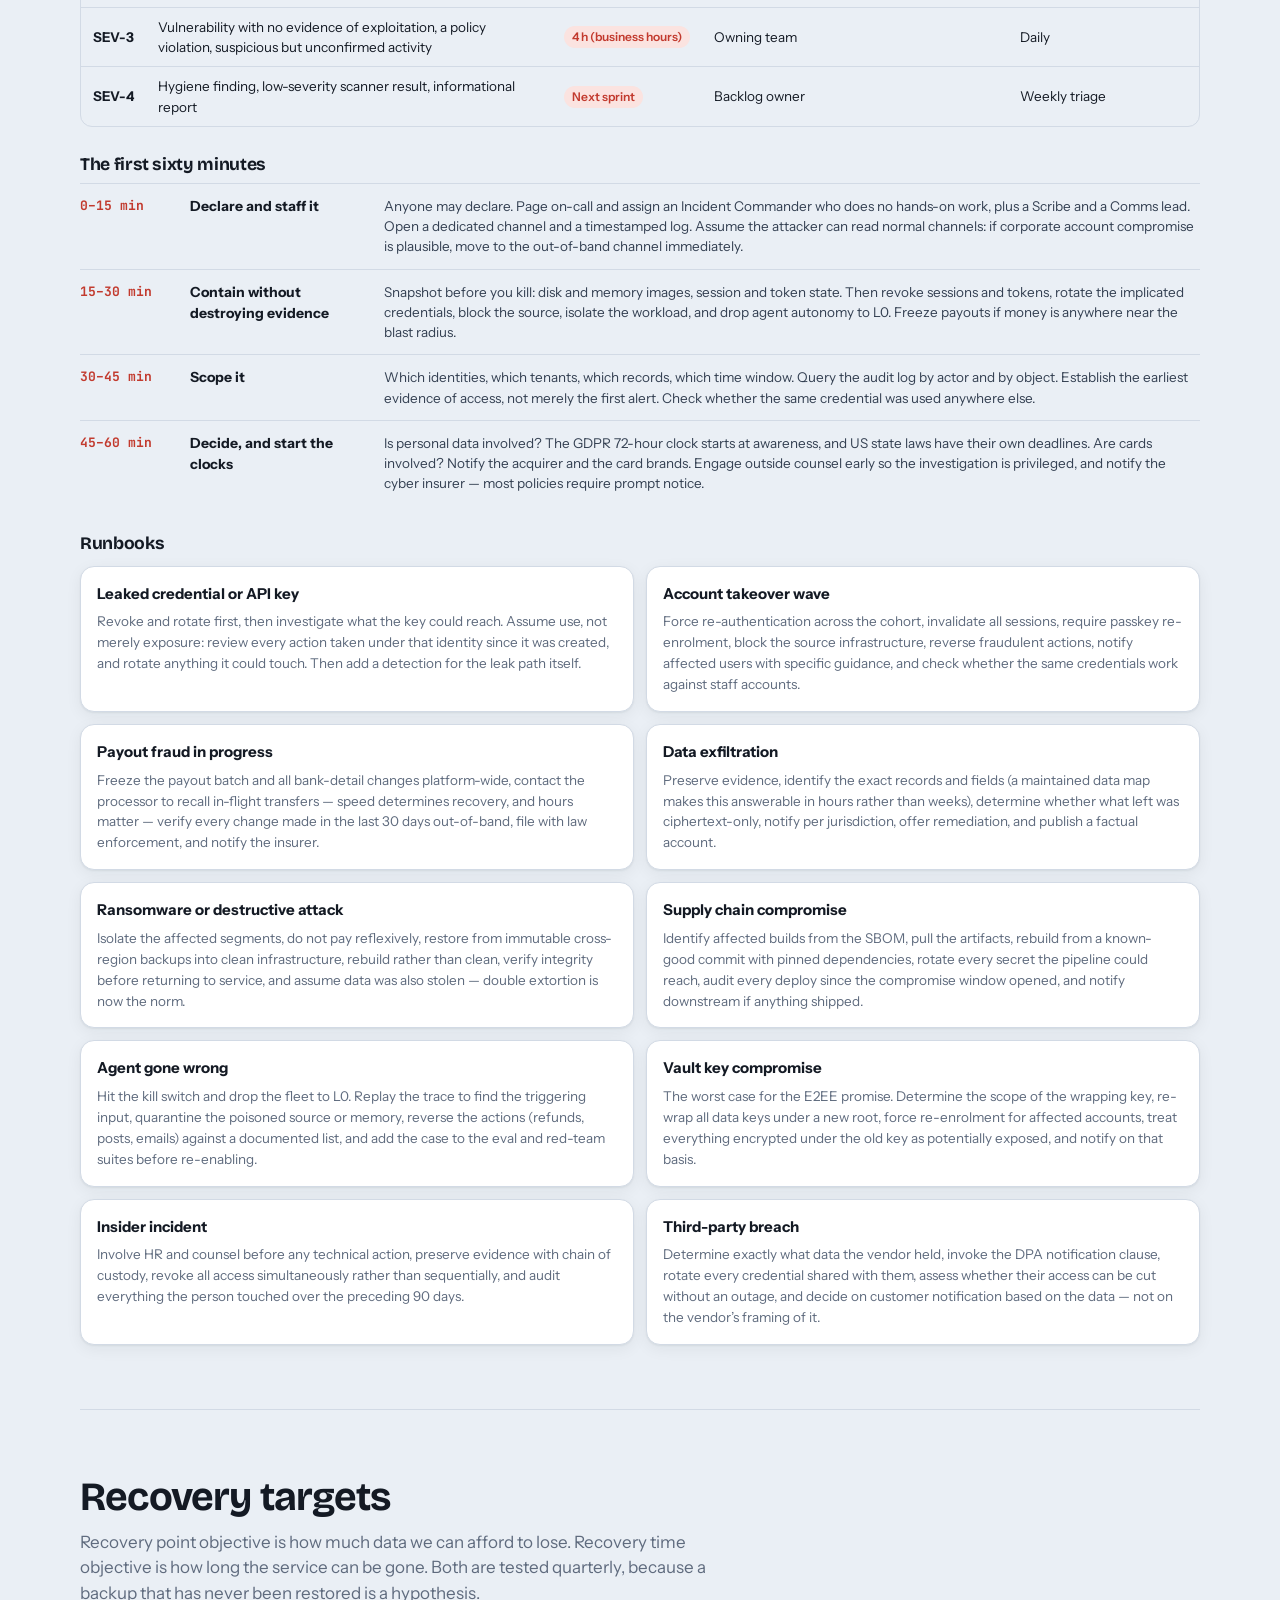
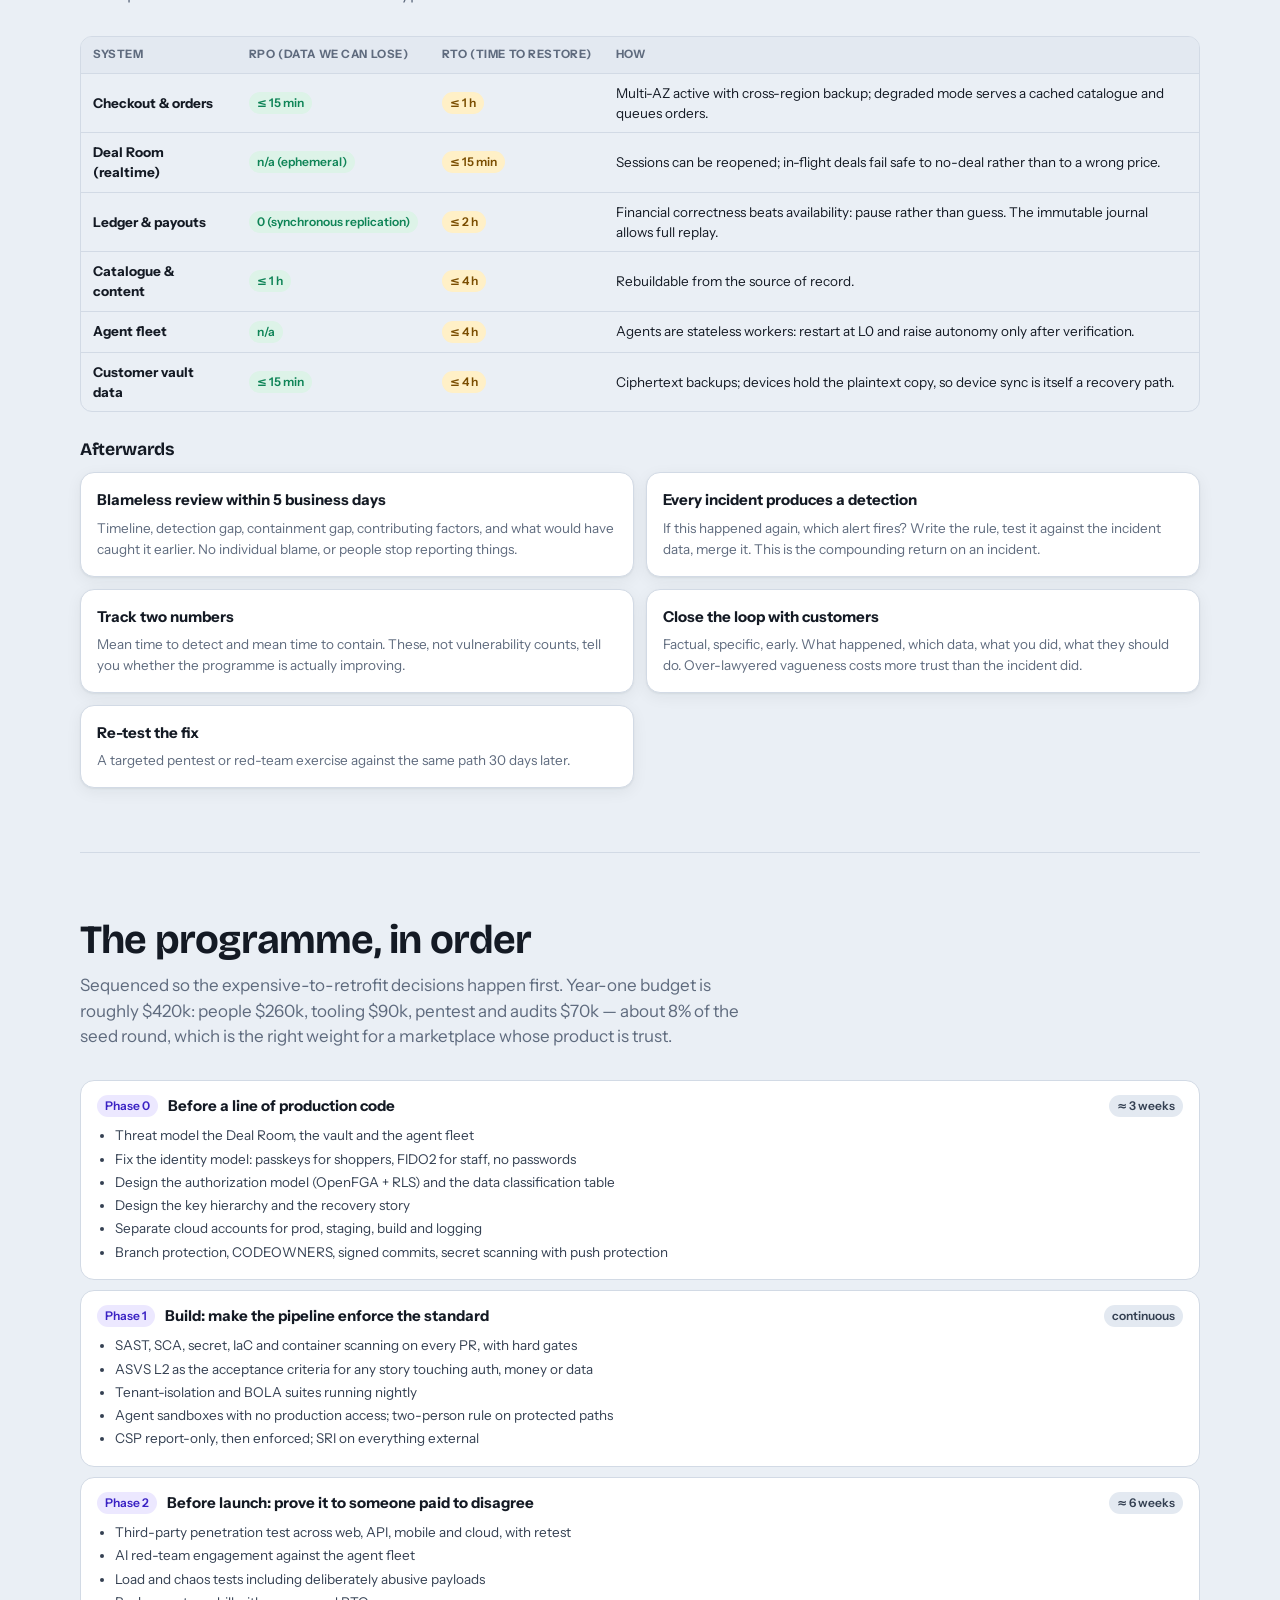
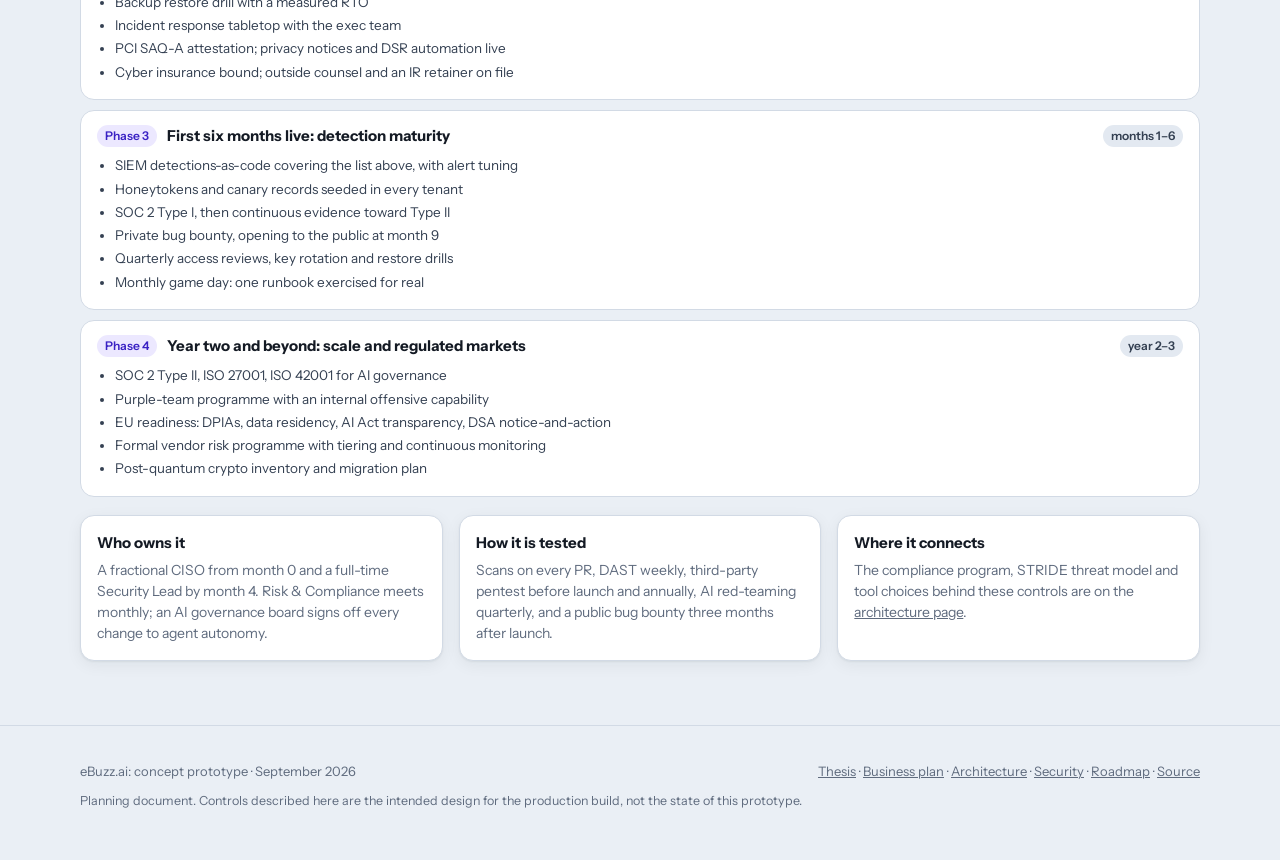
<file: security.html>
<!doctype html>
<html lang="en">
<head>
<meta charset="utf-8">
<meta name="viewport" content="width=device-width, initial-scale=1">
<title>eBuzz Security</title>
<meta name="description" content="eBuzz.ai security playbook: a full vulnerability catalogue with fixes, threat monitoring and detections, and incident response and recovery.">
<link rel="icon" href="assets/img/favicon.svg" type="image/svg+xml">
<link rel="preconnect" href="https://fonts.googleapis.com">
<link rel="preconnect" href="https://fonts.gstatic.com" crossorigin>
<link href="https://fonts.googleapis.com/css2?family=Bricolage+Grotesque:opsz,wght@12..96,500;12..96,700&family=Instrument+Sans:wght@400;500;600;700&family=JetBrains+Mono:wght@500;600&display=swap" rel="stylesheet">
<link rel="stylesheet" href="assets/css/ebuzz.css?v=9">
<style>
  .page-hero { padding: 44px 0 10px; }
  .page-hero h1 { font-size: clamp(34px, 4.6vw, 52px); }
  .page-hero p { color: var(--ink-2); font-size: 17.5px; max-width: 760px; }
  .subnav { position: sticky; top: 62px; z-index: 15; background: color-mix(in srgb, var(--bg) 92%, transparent); backdrop-filter: blur(8px); padding: 10px 0; border-bottom: 1px solid var(--line); }
  .subnav .chips { flex-wrap: nowrap; overflow-x: auto; scrollbar-width: none; }
  .subnav a.chip { text-decoration: none; flex: none; }
  .fam { border: 1px solid var(--line); border-radius: 14px; background: var(--surface); }
  .fam + .fam { margin-top: 10px; }
  .fam summary { list-style: none; cursor: pointer; padding: 14px 16px; display: grid; grid-template-columns: 26px 1fr auto auto; gap: 12px; align-items: center; }
  .fam summary::-webkit-details-marker { display: none; }
  .fam summary .nm { font-weight: 700; }
  .fam summary .ct { font-size: 12.5px; color: var(--muted); font-weight: 600; white-space: nowrap; }
  .fam[open] summary .ct::after { content: ' \25B2'; } .fam:not([open]) summary .ct::after { content: ' \25BC'; }
  .fam .body { padding: 0 16px 16px; }
  .fam .intro { color: var(--muted); font-size: 14px; margin: 0 0 12px; max-width: 760px; }
  .vuln { border-top: 1px solid var(--line); padding: 12px 0; display: grid; grid-template-columns: 1fr 1fr; gap: 6px 18px; }
  .vuln .v { grid-column: 1 / -1; font-weight: 700; font-size: 14.5px; }
  .vuln .lbl { font-size: 10.5px; font-weight: 700; letter-spacing: .07em; text-transform: uppercase; color: var(--muted); margin-bottom: 2px; }
  .vuln .tx { font-size: 13.5px; color: var(--ink-2); line-height: 1.5; }
  .vuln .gate { grid-column: 1 / -1; font-size: 12.5px; color: var(--muted); border-left: 2px solid var(--line); padding-left: 10px; margin-top: 2px; }
  .sev { font-size: 11px; font-weight: 700; padding: 2px 8px; border-radius: 999px; white-space: nowrap; }
  .sev.Critical { background: var(--red-soft); color: var(--red); }
  .sev.High { background: var(--honey-soft); color: var(--honey-ink); }
  .sev.Medium { background: var(--blue-soft); color: var(--blue); }
  .ph { border: 1px solid var(--line); border-radius: 14px; background: var(--surface); padding: 14px 16px; }
  .ph + .ph { margin-top: 10px; }
  .ph ul { margin: 8px 0 0; padding-left: 18px; font-size: 13.5px; color: var(--ink-2); }
  .ph ul li { margin: 3px 0; }
  .hour { display: grid; grid-template-columns: 96px 180px 1fr; gap: 14px; padding: 12px 0; border-top: 1px solid var(--line); align-items: start; }
  .hour .t { font-weight: 700; font-size: 13px; color: var(--red); font-family: var(--mono, monospace); }
  .hour .h { font-weight: 700; font-size: 14px; }
  .hour .d { font-size: 13.5px; color: var(--ink-2); line-height: 1.5; }
  @media (max-width: 900px) {
    .fam summary { grid-template-columns: 1fr auto; }
    .fam summary .ico { display: none; }
    .vuln { grid-template-columns: 1fr; }
    .hour { grid-template-columns: 1fr; gap: 4px; }
  }
</style>
</head>
<body>
<header class="site-nav"><div class="in">
  <a class="brand" href="index.html" id="brand"><span>eBuzz<b>.ai</b></span></a>
  <nav class="links">
    <a href="index.html#portals" class="hide-m">Prototype</a>
    <a href="architecture.html">Architecture</a>
    <a href="security.html" style="color:var(--ink)">Security</a>
    <a href="roadmap.html">Roadmap</a>
    <a href="docs.html?d=plan" class="hide-m">Business plan</a>
    <button class="icon-btn" id="themeBtn" aria-label="Toggle dark mode"></button>
  </nav>
</div></header>

<main class="wrap-w">
  <section class="page-hero">
    <div class="eyebrow">Security playbook &middot; v1.0 &middot; September 2026</div>
    <h1>Making eBuzz hard to hack, and quick to recover</h1>
    <p>There is no such thing as a hacker-proof application. Every system with users, money and third-party code has a way in. What a serious security programme buys is a different outcome: attacks that fail against a control rather than succeed quietly, attacks that are detected in minutes rather than months, and a breach that costs a weekend instead of the company. This page is the working plan for that &mdash; every class of vulnerability that applies to eBuzz with its fix, what we watch, and exactly what happens in the first hour of a breach.</p>
    <div class="kpis" style="margin-top:18px">
      <div class="kpi"><div class="l">Vulnerability classes</div><div class="v" id="nVuln">-</div></div>
      <div class="kpi"><div class="l">Families</div><div class="v" id="nFam">-</div></div>
      <div class="kpi"><div class="l">Detections</div><div class="v" id="nDet">-</div></div>
      <div class="kpi"><div class="l">SEV-1 response</div><div class="v">15 min</div></div>
      <div class="kpi"><div class="l">Checkout RTO</div><div class="v">&le; 1 h</div></div>
    </div>
  </section>

  <nav class="subnav" aria-label="Sections"><div class="chips">
    <a class="chip" href="#stance">Stance</a><a class="chip" href="#catalogue">Vulnerability catalogue</a><a class="chip" href="#gaps">Prototype gaps</a><a class="chip" href="#monitor">Monitoring</a><a class="chip" href="#detect">Detections</a><a class="chip" href="#ir">Incident response</a><a class="chip" href="#recover">Recovery</a><a class="chip" href="#plan">Programme</a>
  </div></nav>

  <section class="section" id="stance" style="border-top:0">
    <h2>Five things that decide the outcome</h2>
    <p class="sub">Most of the security value in a product like this comes from a small number of structural decisions, taken early. Everything else is maintenance.</p>
    <div class="grid3" id="stanceGrid"></div>
    <div class="warn-note" style="margin-top:16px"><b>The honest framing for investors and the board:</b> we are not claiming eBuzz cannot be breached. We are claiming that the high-value paths &mdash; customer data, payouts and the agent fleet &mdash; each require an attacker to defeat several independent controls, that we will know quickly when someone tries, and that we have rehearsed what we do next. That is what "secure" means for a real business.</div>
  </section>

  <section class="section" id="catalogue">
    <h2>Every class of vulnerability that applies to eBuzz</h2>
    <p class="sub">Organised by attack surface rather than by framework, so each entry is actionable. It covers the OWASP Top 10, the API Security Top 10, MASVS for mobile, and the OWASP Top 10 for LLM Applications, plus the marketplace, payment and agentic risks that no generic list includes. Open a family to see how each one would hit this product, the fix, and where it gets caught.</p>
    <div class="row wrap" style="gap:8px;margin-bottom:14px">
      <button class="btn sm" id="expandAll">Expand all</button>
      <button class="btn sm ghost" id="collapseAll">Collapse all</button>
    </div>
    <div id="famList"></div>
  </section>

  <section class="section" id="gaps">
    <h2>What this prototype would need before it carried real data</h2>
    <p class="sub">The demo in this repo is a working illustration, not a secure system, and some of its shortcuts are exactly the ones that become breaches when copied into production. Listing them is more useful than pretending they are not there.</p>
    <div id="gapTable"></div>
  </section>

  <section class="section" id="monitor">
    <h2>Monitoring: seeing the attack</h2>
    <p class="sub">Detection is where the money goes once the basics are in place, because prevention eventually fails and the only variable left is how long it takes to notice.</p>
    <h3 style="margin:0 0 12px">The stack</h3>
    <div id="stackTable"></div>
    <h3 style="margin:28px 0 12px">What we log, and for how long</h3>
    <div id="telTable"></div>
    <div class="ai-note" style="margin-top:16px" id="honeyNote"></div>
  </section>

  <section class="section" id="detect">
    <h2>The detections that matter</h2>
    <p class="sub">Written as code, version-controlled, and tested against real event samples. Each one names the automatic response, because an alert with no response is a notification, not a control.</p>
    <div id="detTable"></div>
  </section>

  <section class="section" id="ir">
    <h2>When it happens anyway</h2>
    <p class="sub">The difference between an incident and a catastrophe is almost entirely the first hour. That hour should be rehearsed, not improvised.</p>
    <h3 style="margin:0 0 12px">Severity and who wakes up</h3>
    <div id="sevTable"></div>
    <h3 style="margin:28px 0 8px">The first sixty minutes</h3>
    <div id="hourList"></div>
    <h3 style="margin:28px 0 12px">Runbooks</h3>
    <div class="grid2" id="runGrid"></div>
  </section>

  <section class="section" id="recover">
    <h2>Recovery targets</h2>
    <p class="sub">Recovery point objective is how much data we can afford to lose. Recovery time objective is how long the service can be gone. Both are tested quarterly, because a backup that has never been restored is a hypothesis.</p>
    <div id="recTable"></div>
    <h3 style="margin:28px 0 12px">Afterwards</h3>
    <div class="grid2" id="afterGrid"></div>
  </section>

  <section class="section" id="plan">
    <h2>The programme, in order</h2>
    <p class="sub">Sequenced so the expensive-to-retrofit decisions happen first. Year-one budget is roughly $420k: people $260k, tooling $90k, pentest and audits $70k &mdash; about 8% of the seed round, which is the right weight for a marketplace whose product is trust.</p>
    <div id="phaseList"></div>
    <div class="grid3" style="margin-top:18px">
      <div class="card"><b>Who owns it</b><p class="muted" style="margin:6px 0 0;font-size:14px">A fractional CISO from month 0 and a full-time Security Lead by month 4. Risk &amp; Compliance meets monthly; an AI governance board signs off every change to agent autonomy.</p></div>
      <div class="card"><b>How it is tested</b><p class="muted" style="margin:6px 0 0;font-size:14px">Scans on every PR, DAST weekly, third-party pentest before launch and annually, AI red-teaming quarterly, and a public bug bounty three months after launch.</p></div>
      <div class="card"><b>Where it connects</b><p class="muted" style="margin:6px 0 0;font-size:14px">The compliance program, STRIDE threat model and tool choices behind these controls are on the <a href="architecture.html#security">architecture page</a>.</p></div>
    </div>
  </section>
</main>

<footer class="site-foot"><div class="wrap-w">
  <div class="row between wrap" style="gap:10px"><span>eBuzz.ai: concept prototype &middot; September 2026</span><span><a href="docs.html?d=thesis">Thesis</a> &middot; <a href="docs.html?d=plan">Business plan</a> &middot; <a href="architecture.html">Architecture</a> &middot; <a href="security.html">Security</a> &middot; <a href="roadmap.html">Roadmap</a> &middot; <a href="https://github.com/ravikrali/ebuzz-demo">Source</a></span></div>
  <p class="muted" style="margin:10px 0 0;font-size:12.5px">Planning document. Controls described here are the intended design for the production build, not the state of this prototype.</p>
</div></footer>

<script src="assets/js/ui.js?v=9"></script>
<script src="assets/js/security-data.js?v=1"></script>
<script>
(function () {
  const { $, esc, icon } = EB;
  const S = window.SEC;

  const tb = $('#themeBtn'); tb.innerHTML = EB.icon('sun'); tb.onclick = EB.toggleTheme;

  /* ---------- counters ---------- */
  const nVuln = S.families.reduce((a, f) => a + f.items.length, 0);
  $('#nVuln').textContent = nVuln;
  $('#nFam').textContent = S.families.length;
  $('#nDet').textContent = S.detections.length;

  /* ---------- stance ---------- */
  const stance = [
    ['Authorization on the server, always', 'Every record access is decided by the server against the authenticated subject, with row-level security as a backstop. Broken access control is the most common breach cause and the easiest to design out on day one.'],
    ['Passkeys, so phishing has nothing to steal', 'No passwords for staff, phishing-resistant FIDO2 for anyone who can move money. This removes credential stuffing, password reuse and real-time phishing proxies in one decision.'],
    ['A human in front of every outbound dollar', 'Payouts, refunds above a cap, and bank-detail changes need approval and a cooling period. Payout redirection is the most common large marketplace loss, and it is a process control, not a technical one.'],
    ['Agents get least privilege and no side effects', 'Twenty-six agents with tools is the novel risk here. They hold scoped, short-lived credentials, act only through typed and validated actions, and never publish, sign or pay without a person.'],
    ['Assume breach, and rehearse it', 'Immutable logs in a separate account, honeytokens in every tenant, quarterly restore drills, and one runbook exercised for real every month. Mean time to contain is the number that matters.'],
    ['Minimise what a breach can even expose', 'PII is encrypted on the device before it syncs, cards never touch our servers, prompts carry pseudonymous IDs. The strongest control is data that was never there to steal.'],
  ];
  $('#stanceGrid').innerHTML = stance.map(([t, d]) => `<div class="card"><div class="row" style="gap:8px">${icon('shield')}<b>${esc(t)}</b></div><p class="muted" style="margin:6px 0 0;font-size:14px">${esc(d)}</p></div>`).join('');

  /* ---------- vulnerability catalogue ---------- */
  $('#famList').innerHTML = S.families.map((f) => `
    <details class="fam" id="fam-${esc(f.id)}">
      <summary>
        <span class="ico">${icon(f.icon)}</span>
        <span class="nm">${esc(f.name)}</span>
        <span class="sev ${esc(f.sev)}">${esc(f.sev)}</span>
        <span class="ct">${f.items.length} classes</span>
      </summary>
      <div class="body">
        <p class="intro">${esc(f.intro)}</p>
        ${f.items.map(([v, how, fix, gate]) => `
          <div class="vuln">
            <div class="v">${esc(v)}</div>
            <div><div class="lbl">How it hits eBuzz</div><div class="tx">${esc(how)}</div></div>
            <div><div class="lbl">The fix</div><div class="tx">${esc(fix)}</div></div>
            <div class="gate"><b>Caught by:</b> ${esc(gate)}</div>
          </div>`).join('')}
      </div>
    </details>`).join('');

  $('#expandAll').onclick = () => EB.$$('.fam').forEach((d) => (d.open = true));
  $('#collapseAll').onclick = () => EB.$$('.fam').forEach((d) => (d.open = false));

  /* ---------- prototype gaps ---------- */
  $('#gapTable').innerHTML = EB.table(['Gap', 'Where', 'What the demo does', 'What production needs', 'Severity'],
    S.gaps.map(([t, where, what, fix, sev]) => [`<b>${esc(t)}</b>`, `<span class="mono" style="font-size:12px">${esc(where)}</span>`, esc(what), esc(fix), `<span class="sev ${esc(sev)}">${esc(sev)}</span>`]), { left: true });

  /* ---------- monitoring ---------- */
  $('#stackTable').innerHTML = EB.table(['Layer', 'What we use', 'Why it is there'],
    S.monitorStack.map(([a, b, c]) => [`<b>${esc(a)}</b>`, esc(b), esc(c)]), { left: true });
  $('#telTable').innerHTML = EB.table(['Source', 'What is captured', 'Retention', 'Note'],
    S.telemetry.map(([a, b, c, d]) => [`<b>${esc(a)}</b>`, esc(b), `<span class="tag blue">${esc(c)}</span>`, esc(d)]), { left: true });
  $('#honeyNote').innerHTML = `<b>The cheapest detection we will deploy:</b> honeytokens. A fake customer record in every tenant, a decoy cloud key in a config file, a canary row in the orders table. Nothing legitimate ever touches them, so a single access is a near-zero-false-positive signal that someone is already inside. Teams routinely spend six figures on detection before doing this, and it costs a day of work.`;

  $('#detTable').innerHTML = EB.table(['Detection', 'Signal', 'Severity', 'Automatic response'],
    S.detections.map(([a, b, c, d]) => [`<b>${esc(a)}</b>`, esc(b), `<span class="sev ${esc(c)}">${esc(c)}</span>`, esc(d)]), { left: true });

  /* ---------- incident response ---------- */
  $('#sevTable').innerHTML = EB.table(['Level', 'What qualifies', 'Response time', 'Who is paged', 'Comms cadence'],
    S.severity.map(([a, b, c, d, e]) => [`<b style="white-space:nowrap">${esc(a)}</b>`, esc(b), `<span class="tag red">${esc(c)}</span>`, esc(d), esc(e)]), { left: true });

  $('#hourList').innerHTML = S.firstHour.map(([t, h, d]) => `<div class="hour"><div class="t">${esc(t)}</div><div class="h">${esc(h)}</div><div class="d">${esc(d)}</div></div>`).join('');

  $('#runGrid').innerHTML = S.runbooks.map(([t, d]) => `<div class="card"><b>${esc(t)}</b><p class="muted" style="margin:6px 0 0;font-size:13.5px;line-height:1.55">${esc(d)}</p></div>`).join('');

  /* ---------- recovery ---------- */
  $('#recTable').innerHTML = EB.table(['System', 'RPO (data we can lose)', 'RTO (time to restore)', 'How'],
    S.recovery.map(([a, b, c, d]) => [`<b>${esc(a)}</b>`, `<span class="tag green">${esc(b)}</span>`, `<span class="tag honey">${esc(c)}</span>`, esc(d)]), { left: true });
  $('#afterGrid').innerHTML = S.afterwards.map(([t, d]) => `<div class="card"><b>${esc(t)}</b><p class="muted" style="margin:6px 0 0;font-size:13.5px;line-height:1.55">${esc(d)}</p></div>`).join('');

  /* ---------- programme ---------- */
  $('#phaseList').innerHTML = S.phases.map(([p, title, items, when]) => `
    <div class="ph">
      <div class="row between wrap" style="gap:8px">
        <div class="row" style="gap:10px"><span class="tag violet">${esc(p)}</span><b>${esc(title)}</b></div>
        <span class="tag">${esc(when)}</span>
      </div>
      <ul>${items.map((i) => `<li>${esc(i)}</li>`).join('')}</ul>
    </div>`).join('');

  /* ---------- deep link to a family ---------- */
  if (location.hash.startsWith('#fam-')) { const d = $(location.hash); if (d) { d.open = true; d.scrollIntoView(); } }
})();
</script>
</body>
</html>
</file>
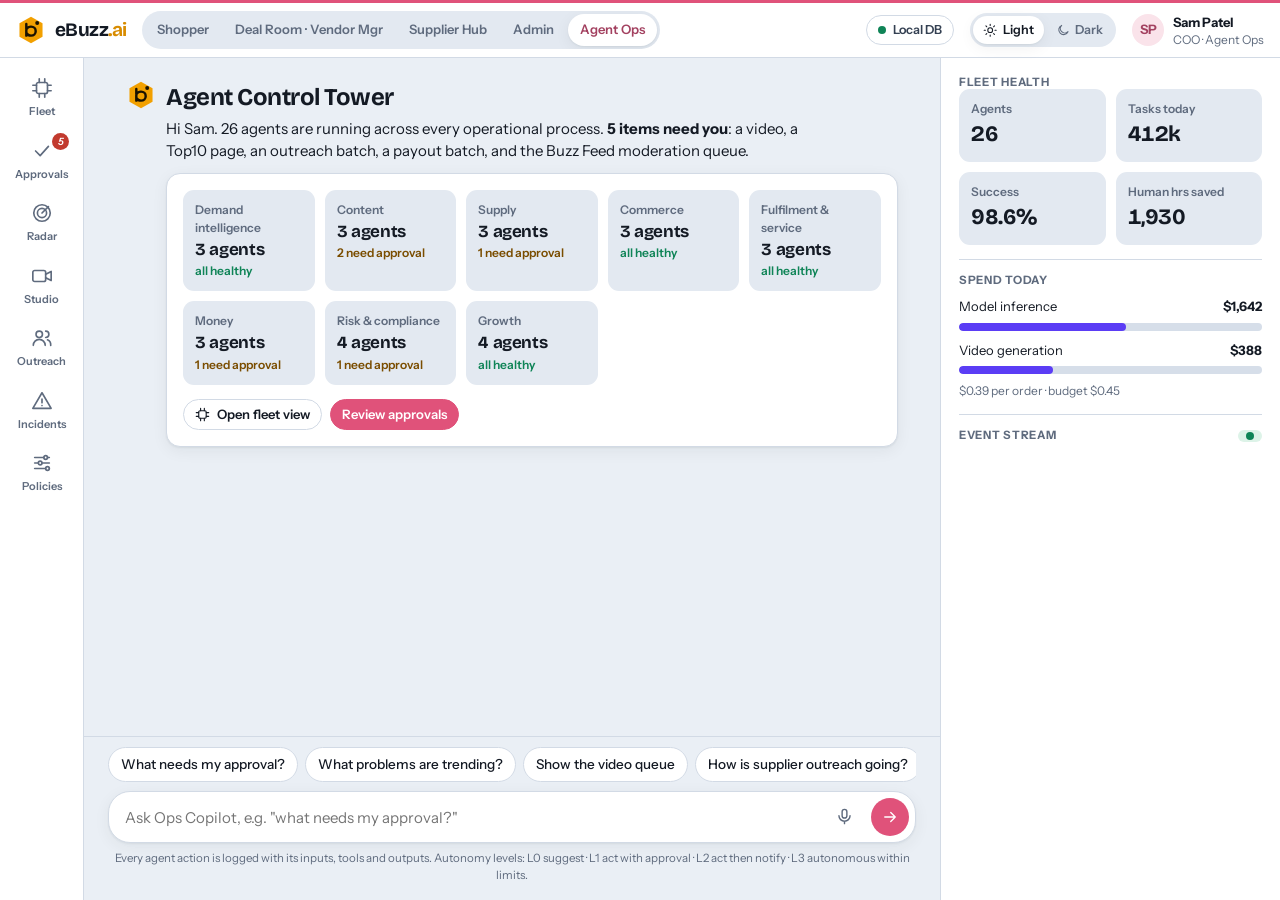
<file: app/agents.html>
<!doctype html>
<html lang="en">
<head>
<meta charset="utf-8">
<meta name="viewport" content="width=device-width, initial-scale=1">
<title>eBuzz Agent Control Tower</title>
<meta name="description" content="Agent operations: fleet health, human approvals, trend radar, content studio and supplier outreach.">
<link rel="icon" href="../assets/img/favicon.svg" type="image/svg+xml">
<link rel="preconnect" href="https://fonts.googleapis.com">
<link rel="preconnect" href="https://fonts.gstatic.com" crossorigin>
<link href="https://fonts.googleapis.com/css2?family=Bricolage+Grotesque:opsz,wght@12..96,500;12..96,700&family=Instrument+Sans:wght@400;500;600;700&family=JetBrains+Mono:wght@500;600&display=swap" rel="stylesheet">
<link rel="stylesheet" href="../assets/css/ebuzz.css?v=9">
</head>
<body>
<noscript>This prototype needs JavaScript.</noscript>
<script src="../assets/js/ui.js?v=9"></script>
<script src="../assets/js/db.js?v=9"></script>
<script src="../assets/js/widgets.js?v=9"></script>
<script src="../assets/js/agents.js?v=9"></script>
</body>
</html>
</file>
<file: assets/css/ebuzz.css>
/* eBuzz.ai design system: shared by the landing page, docs and all persona portals
 * Themes: Light = light bluish gray, Dark = neutral gray. Each persona portal has its own accent. */
:root {
  --bg: #EAEFF5;
  --surface: #FFFFFF;
  --surface-2: #E3E9F1;
  --surface-3: #D6DEE9;
  --ink: #141A24;
  --ink-2: #344052;
  --muted: #5F6B7E;
  --line: #D2DAE5;
  --honey: #F2A000;
  --honey-strong: #D88C00;
  --honey-ink: #7A4D00;
  --honey-soft: #FFF0C7;
  --violet: #5B3DF5;
  --violet-soft: #ECE8FF;
  --violet-ink: #3A22C4;
  --green: #0F8457;
  --green-soft: #DDF3E8;
  --red: #C23A2E;
  --red-soft: #FBE3E0;
  --blue: #1F6FD1;
  --blue-soft: #E0ECFB;
  --accent: #F2A000;
  --on-accent: #1A1200;
  --shadow: 0 1px 2px rgba(20, 26, 36, .06), 0 4px 16px rgba(20, 26, 36, .06);
  --shadow-lg: 0 12px 40px rgba(20, 26, 36, .18);
  --radius: 14px;
  --radius-sm: 9px;
  --font: "Instrument Sans", system-ui, -apple-system, "Segoe UI", sans-serif;
  --display: "Bricolage Grotesque", "Instrument Sans", system-ui, sans-serif;
  --mono: "JetBrains Mono", ui-monospace, Consolas, monospace;
  color-scheme: light;
}
@media (prefers-color-scheme: dark) {
  :root:not([data-theme="light"]) {
    --bg: #17181B; --surface: #202125; --surface-2: #292A2F; --surface-3: #33353B;
    --ink: #EDEEF0; --ink-2: #CBCDD2; --muted: #9A9DA6; --line: #393B42;
    --honey: #FFB71F; --honey-strong: #FFC54D; --honey-ink: #FFD27A; --honey-soft: #3A2E12;
    --violet: #9C8AFF; --violet-soft: #2B2840; --violet-ink: #C4B8FF;
    --green: #3CC98E; --green-soft: #173027; --red: #FF7A6B; --red-soft: #3A201D;
    --blue: #6AA8FF; --blue-soft: #1B2A3F;
    --shadow: 0 1px 2px rgba(0,0,0,.4), 0 4px 16px rgba(0,0,0,.3);
    --shadow-lg: 0 12px 40px rgba(0,0,0,.5);
    color-scheme: dark;
  }
}
:root[data-theme="dark"] {
  --bg: #17181B; --surface: #202125; --surface-2: #292A2F; --surface-3: #33353B;
  --ink: #EDEEF0; --ink-2: #CBCDD2; --muted: #9A9DA6; --line: #393B42;
  --honey: #FFB71F; --honey-strong: #FFC54D; --honey-ink: #FFD27A; --honey-soft: #3A2E12;
  --violet: #9C8AFF; --violet-soft: #2B2840; --violet-ink: #C4B8FF;
  --green: #3CC98E; --green-soft: #173027; --red: #FF7A6B; --red-soft: #3A201D;
  --blue: #6AA8FF; --blue-soft: #1B2A3F;
  --shadow: 0 1px 2px rgba(0,0,0,.4), 0 4px 16px rgba(0,0,0,.3);
  --shadow-lg: 0 12px 40px rgba(0,0,0,.5);
  color-scheme: dark;
}
/* persona accents: soft/ink shades are derived, so they work in both themes */
body[data-persona="vendor"]   { --accent: #7B5CFF; --on-accent: #FFFFFF; }
body[data-persona="supplier"] { --accent: #0FA37F; --on-accent: #FFFFFF; }
body[data-persona="admin"]    { --accent: #2F6FEB; --on-accent: #FFFFFF; }
body[data-persona="agents"]   { --accent: #E0527A; --on-accent: #FFFFFF; }
body {
  --accent-strong: color-mix(in srgb, var(--accent) 85%, var(--ink));
  --accent-soft: color-mix(in srgb, var(--accent) 16%, var(--surface));
  --accent-ink: color-mix(in srgb, var(--accent) 70%, var(--ink));
}

* { box-sizing: border-box; }
html, body { margin: 0; }
body {
  background: var(--bg); color: var(--ink);
  font-family: var(--font); font-size: 15px; line-height: 1.5;
  -webkit-font-smoothing: antialiased;
}
a { color: inherit; }
button, input, select, textarea { font: inherit; color: inherit; }
button { cursor: pointer; }
h1, h2, h3, h4 { font-family: var(--display); letter-spacing: -.02em; line-height: 1.15; margin: 0; }
.muted { color: var(--muted); }
.mono { font-family: var(--mono); }
.num { font-variant-numeric: tabular-nums; }
.sr-only { position: absolute; width: 1px; height: 1px; overflow: hidden; clip: rect(0 0 0 0); }

/* ---------- Brand ---------- */
.brand { display: inline-flex; align-items: center; gap: 9px; text-decoration: none; font-family: var(--display); font-weight: 700; font-size: 19px; letter-spacing: -.03em; }
.brand-mark { width: 30px; height: 30px; flex: none; }
.brand b { color: var(--honey-strong); font-weight: 700; }

/* ---------- Buttons, chips, tags ---------- */
.btn {
  display: inline-flex; align-items: center; justify-content: center; gap: 7px;
  border: 1px solid var(--line); background: var(--surface); color: var(--ink);
  padding: 8px 14px; border-radius: 999px; font-weight: 600; font-size: 14px;
  text-decoration: none; transition: transform .08s, background .15s, border-color .15s; white-space: nowrap;
}
.btn:hover { border-color: var(--ink-2); }
.btn:active { transform: scale(.97); }
.btn.primary { background: var(--accent); border-color: var(--accent); color: var(--on-accent); }
.btn.primary:hover { background: var(--accent-strong); border-color: var(--accent-strong); }
.btn.ink { background: var(--ink); border-color: var(--ink); color: var(--bg); }
.btn.ai { background: var(--violet); border-color: var(--violet); color: #fff; }
.btn.ghost { background: transparent; border-color: transparent; }
.btn.ghost:hover { background: var(--surface-2); }
.btn.danger { color: var(--red); }
.btn.sm { padding: 5px 11px; font-size: 13px; }
.btn.block { width: 100%; }
.btn[disabled] { opacity: .45; pointer-events: none; }

.chips { display: flex; flex-wrap: wrap; gap: 7px; }
.chip {
  border: 1px solid var(--line); background: var(--surface); border-radius: 999px;
  padding: 6px 12px; font-size: 13.5px; font-weight: 500; transition: all .15s; text-align: left;
}
.chip:hover { border-color: var(--accent); background: var(--accent-soft); }
.chip.on { background: var(--ink); color: var(--bg); border-color: var(--ink); }
.chip.ai { border-color: color-mix(in srgb, var(--violet) 40%, var(--line)); color: var(--violet-ink); }
.chip.ai:hover { background: var(--violet-soft); border-color: var(--violet); }

.tag { display: inline-flex; align-items: center; gap: 5px; font-size: 12px; font-weight: 600; padding: 2px 8px; border-radius: 999px; background: var(--surface-2); color: var(--ink-2); white-space: nowrap; }
.tag.honey { background: var(--honey-soft); color: var(--honey-ink); }
.tag.violet { background: var(--violet-soft); color: var(--violet-ink); }
.tag.green { background: var(--green-soft); color: var(--green); }
.tag.red { background: var(--red-soft); color: var(--red); }
.tag.blue { background: var(--blue-soft); color: var(--blue); }
.dot { width: 8px; height: 8px; border-radius: 50%; background: currentColor; display: inline-block; }
.dot.live { animation: pulse 1.4s infinite; }
@keyframes pulse { 0%,100% { opacity: 1; } 50% { opacity: .3; } }

/* ---------- App shell ---------- */
body.app { height: 100dvh; overflow: hidden; display: flex; flex-direction: column; }
.topbar {
  flex: none; height: 58px; display: flex; align-items: center; gap: 16px; padding: 0 16px;
  background: var(--surface); border-bottom: 1px solid var(--line); z-index: 20;
}
.persona-switch { display: flex; gap: 2px; background: var(--surface-2); padding: 3px; border-radius: 999px; overflow-x: auto; scrollbar-width: none; }
.persona-switch::-webkit-scrollbar { display: none; }
.persona-switch a { text-decoration: none; font-size: 13px; font-weight: 600; padding: 6px 12px; border-radius: 999px; color: var(--muted); white-space: nowrap; }
.persona-switch a:hover { color: var(--ink); }
.persona-switch a.on { background: var(--surface); color: var(--ink); box-shadow: var(--shadow); }
.topbar .spacer { flex: 1; }
.user-chip { display: flex; align-items: center; gap: 9px; font-size: 13px; }
.avatar { width: 32px; height: 32px; border-radius: 50%; display: grid; place-items: center; font-weight: 700; font-size: 13px; background: var(--accent-soft); color: var(--accent-ink); flex: none; }
.avatar.v { background: var(--violet-soft); color: var(--violet-ink); }
.avatar.g { background: var(--green-soft); color: var(--green); }
.avatar.b { background: var(--blue-soft); color: var(--blue); }
.icon-btn { width: 36px; height: 36px; border-radius: 50%; border: 1px solid var(--line); background: var(--surface); display: grid; place-items: center; flex: none; }
.icon-btn:hover { background: var(--surface-2); }
.icon-btn svg { width: 18px; height: 18px; }

.shell { flex: 1; min-height: 0; display: grid; grid-template-columns: 84px minmax(0, 1fr) 340px; }
.rail { border-right: 1px solid var(--line); background: var(--surface); display: flex; flex-direction: column; gap: 4px; padding: 10px 8px; overflow-y: auto; }
.rail button {
  border: 0; background: transparent; border-radius: 12px; padding: 9px 4px 7px;
  display: flex; flex-direction: column; align-items: center; gap: 4px; font-size: 11px; font-weight: 600; color: var(--muted); position: relative;
}
.rail button svg { width: 22px; height: 22px; }
.rail button:hover { background: var(--surface-2); color: var(--ink); }
.rail button.on { background: var(--accent-soft); color: var(--accent-ink); }
.rail .badge { position: absolute; top: 2px; right: 6px; min-width: 17px; height: 17px; border-radius: 9px; background: var(--red); color: #fff; font-size: 10px; display: grid; place-items: center; padding: 0 4px; }

.main { min-width: 0; min-height: 0; display: flex; flex-direction: column; position: relative; }
.view { flex: 1; min-height: 0; display: none; flex-direction: column; }
.view.on { display: flex; }
.scroll { flex: 1; min-height: 0; overflow-y: auto; }
.pad { padding: 22px 24px 40px; max-width: 900px; margin: 0 auto; width: 100%; }

.context { border-left: 1px solid var(--line); background: var(--surface); overflow-y: auto; padding: 18px 18px 40px; }
.ctx-section { padding: 14px 0; border-bottom: 1px solid var(--line); }
.ctx-section:first-child { padding-top: 0; }
.ctx-section:last-child { border-bottom: 0; }
.ctx-section h4 { font-family: var(--font); font-size: 11.5px; letter-spacing: .06em; text-transform: uppercase; color: var(--muted); margin-bottom: 10px; font-weight: 700; display: flex; align-items: center; justify-content: space-between; }
.ctx-title { font-family: var(--display); font-size: 18px; font-weight: 700; }
.ctx-close { display: none; }

/* ---------- Chat ---------- */
.thread { padding: 22px 24px 30px; max-width: 820px; margin: 0 auto; width: 100%; display: flex; flex-direction: column; gap: 16px; }
.msg { display: flex; gap: 10px; align-items: flex-start; animation: rise .25s ease-out; }
@keyframes rise { from { opacity: 0; transform: translateY(6px); } to { opacity: 1; transform: none; } }
.msg .who { width: 30px; height: 30px; flex: none; }
.msg .body { min-width: 0; flex: 1; display: flex; flex-direction: column; gap: 10px; }
.msg .bubble { max-width: 640px; }
.msg.bot .bubble { padding-top: 4px; }
.msg.bot .bubble p { margin: 0 0 6px; }
.msg.bot .bubble p:last-child { margin: 0; }
.msg.user { justify-content: flex-end; }
.msg.user .bubble { background: var(--ink); color: var(--bg); padding: 10px 14px; border-radius: 18px 18px 4px 18px; max-width: 520px; }
.msg.system { justify-content: center; }
.msg.system .bubble { font-size: 12.5px; color: var(--muted); background: var(--surface-2); padding: 5px 12px; border-radius: 999px; display: inline-flex; gap: 6px; align-items: center; }
.typing { display: inline-flex; gap: 4px; padding: 10px 0; }
.typing i { width: 7px; height: 7px; border-radius: 50%; background: var(--muted); animation: blink 1s infinite; }
.typing i:nth-child(2) { animation-delay: .15s; } .typing i:nth-child(3) { animation-delay: .3s; }
@keyframes blink { 0%,100% { opacity: .25; } 50% { opacity: 1; } }

.composer-wrap { flex: none; padding: 10px 24px 16px; border-top: 1px solid var(--line); background: color-mix(in srgb, var(--bg) 85%, transparent); backdrop-filter: blur(8px); }
.composer-inner { max-width: 820px; margin: 0 auto; }
.suggest { display: flex; gap: 7px; overflow-x: auto; padding-bottom: 9px; scrollbar-width: none; }
.suggest::-webkit-scrollbar { display: none; }
.suggest .chip { flex: none; }
.composer { display: flex; gap: 8px; align-items: flex-end; background: var(--surface); border: 1px solid var(--line); border-radius: 22px; padding: 6px 6px 6px 16px; box-shadow: var(--shadow); }
.composer:focus-within { border-color: var(--accent); }
.composer textarea { flex: 1; border: 0; outline: 0; background: transparent; resize: none; padding: 8px 0; max-height: 120px; min-height: 22px; line-height: 1.4; }
.composer .send { width: 38px; height: 38px; border-radius: 50%; border: 0; background: var(--accent); display: grid; place-items: center; color: var(--on-accent); flex: none; }
.composer .send svg { width: 18px; height: 18px; }
.composer .mic { width: 38px; height: 38px; border-radius: 50%; border: 0; background: transparent; display: grid; place-items: center; color: var(--muted); flex: none; }
.composer .mic svg { width: 19px; height: 19px; }
.composer-note { font-size: 11.5px; color: var(--muted); text-align: center; margin-top: 7px; }

/* ---------- Cards & widgets ---------- */
.card { background: var(--surface); border: 1px solid var(--line); border-radius: var(--radius); padding: 16px; box-shadow: var(--shadow); }
.card.flat { box-shadow: none; }
.card.ai-edge { border-color: color-mix(in srgb, var(--violet) 35%, var(--line)); }
.card.honey-edge { border-color: color-mix(in srgb, var(--honey) 60%, var(--line)); }
.card-head { display: flex; align-items: center; justify-content: space-between; gap: 10px; margin-bottom: 12px; flex-wrap: wrap; }
.card-title { font-family: var(--display); font-size: 16.5px; font-weight: 700; display: flex; align-items: center; gap: 8px; }
.card-sub { font-size: 13px; color: var(--muted); }
.card-foot { display: flex; gap: 8px; flex-wrap: wrap; margin-top: 14px; align-items: center; }

.kpis { display: grid; grid-template-columns: repeat(auto-fit, minmax(128px, 1fr)); gap: 10px; }
.kpi { background: var(--surface-2); border-radius: 11px; padding: 11px 12px; }
.kpi .l { font-size: 12px; color: var(--muted); font-weight: 600; }
.kpi .v { font-family: var(--display); font-size: 22px; font-weight: 700; letter-spacing: -.02em; font-variant-numeric: tabular-nums; }
.kpi .d { font-size: 12px; font-weight: 600; }
.up { color: var(--green); } .down { color: var(--red); }

.plan-steps { display: flex; flex-direction: column; gap: 10px; counter-reset: s; }
.plan-step { display: flex; gap: 12px; align-items: flex-start; }
.plan-step::before { counter-increment: s; content: counter(s); width: 26px; height: 26px; border-radius: 50%; background: var(--accent-soft); color: var(--accent-ink); font-weight: 700; display: grid; place-items: center; flex: none; font-size: 13px; }
.plan-step b { display: block; }
.plan-step span { color: var(--muted); font-size: 13.5px; }

.products { display: grid; grid-template-columns: repeat(auto-fill, minmax(190px, 1fr)); gap: 12px; }
.product { background: var(--surface); border: 1px solid var(--line); border-radius: var(--radius); overflow: hidden; display: flex; flex-direction: column; position: relative; transition: border-color .15s, transform .15s; }
.product:hover { border-color: var(--accent); }
.product.best { border-color: var(--green); box-shadow: 0 0 0 3px var(--green-soft); }
.product .img { aspect-ratio: 4/3; display: grid; place-items: center; font-size: 54px; background: linear-gradient(135deg, var(--honey-soft), var(--surface-2)); }
.product .img.v { background: linear-gradient(135deg, var(--violet-soft), var(--surface-2)); }
.product .img.g { background: linear-gradient(135deg, var(--green-soft), var(--surface-2)); }
.product .img.b { background: linear-gradient(135deg, var(--blue-soft), var(--surface-2)); }
.product .info { padding: 11px 12px 12px; display: flex; flex-direction: column; gap: 5px; flex: 1; }
.product .name { font-weight: 700; font-size: 14.5px; line-height: 1.25; }
.product .vendor { font-size: 12px; color: var(--muted); }
.product .price { display: flex; align-items: baseline; gap: 7px; font-variant-numeric: tabular-nums; }
.product .price b { font-size: 18px; font-family: var(--display); }
.product .price s { color: var(--muted); font-size: 13px; }
.product .why { font-size: 12.5px; color: var(--ink-2); background: var(--surface-2); padding: 6px 8px; border-radius: 8px; }
.product .rating { font-size: 12.5px; color: var(--muted); }
.product .actions { display: flex; gap: 6px; margin-top: auto; padding-top: 6px; }
.product .corner { position: absolute; top: 9px; left: 9px; }
.stars { color: var(--honey-strong); letter-spacing: 1px; }

.offer-list { display: flex; flex-direction: column; gap: 8px; }
.offer { display: flex; align-items: center; gap: 10px; padding: 10px 12px; border-radius: 12px; border: 1px solid var(--line); background: var(--surface); animation: rise .3s; }
.offer.new { border-color: var(--honey-strong); background: var(--honey-soft); }
.offer.best { border-color: var(--green); }
.offer .o-main { flex: 1; min-width: 0; }
.offer .o-title { font-weight: 700; font-size: 14px; }
.offer .o-sub { font-size: 12.5px; color: var(--muted); }
.offer .o-price { font-family: var(--display); font-weight: 700; font-size: 17px; font-variant-numeric: tabular-nums; text-align: right; }
.timer { font-family: var(--mono); font-size: 12px; font-weight: 600; color: var(--honey-ink); }

.status-row { display: flex; align-items: center; gap: 10px; padding: 9px 0; border-bottom: 1px dashed var(--line); font-size: 14px; }
.status-row:last-child { border-bottom: 0; }
.status-row .s-name { font-weight: 700; min-width: 86px; }
.status-row .s-text { flex: 1; color: var(--ink-2); }

.table-wrap { overflow-x: auto; border: 1px solid var(--line); border-radius: 12px; }
table.t { width: 100%; border-collapse: collapse; font-size: 13.5px; }
table.t th { text-align: left; font-size: 11.5px; text-transform: uppercase; letter-spacing: .05em; color: var(--muted); font-weight: 700; padding: 9px 12px; background: var(--surface-2); white-space: nowrap; }
table.t td { padding: 9px 12px; border-top: 1px solid var(--line); vertical-align: middle; }
table.t td.r, table.t th.r { text-align: right; font-variant-numeric: tabular-nums; }
table.t tr.hl td { background: var(--honey-soft); }

.meter { height: 8px; background: var(--surface-3); border-radius: 99px; overflow: hidden; }
.meter > i { display: block; height: 100%; background: var(--accent); border-radius: 99px; transition: width .6s; }
.meter.g > i { background: var(--green); } .meter.v > i { background: var(--violet); } .meter.r > i { background: var(--red); }

.field { display: flex; flex-direction: column; gap: 5px; font-size: 13px; font-weight: 600; }
.field input, .field select, .field textarea { border: 1px solid var(--line); background: var(--surface); border-radius: 10px; padding: 8px 10px; font-weight: 400; font-size: 14px; }
.field input:focus, .field select:focus, .field textarea:focus { outline: 2px solid var(--accent); border-color: transparent; }
.grid2 { display: grid; grid-template-columns: 1fr 1fr; gap: 12px; }
.row { display: flex; align-items: center; gap: 10px; }
.between { justify-content: space-between; }
.wrap { flex-wrap: wrap; }
.stack { display: flex; flex-direction: column; gap: 10px; }
.sep { height: 1px; background: var(--line); margin: 12px 0; }

.toggle { position: relative; display: inline-block; vertical-align: middle; width: 40px; height: 23px; flex: none; }
.toggle input { opacity: 0; width: 0; height: 0; }
.toggle span { position: absolute; inset: 0; background: var(--surface-3); border-radius: 99px; transition: .2s; cursor: pointer; }
.toggle span::after { content: ""; position: absolute; left: 3px; top: 3px; width: 17px; height: 17px; border-radius: 50%; background: #fff; transition: .2s; box-shadow: 0 1px 3px rgba(0,0,0,.3); }
.toggle input:checked + span { background: var(--green); }
.toggle input:checked + span::after { transform: translateX(17px); }
.set-row { display: flex; align-items: center; justify-content: space-between; gap: 12px; padding: 10px 0; border-bottom: 1px solid var(--line); font-size: 14px; }
.set-row:last-child { border-bottom: 0; }
.set-row small { display: block; color: var(--muted); font-size: 12.5px; }

input[type="range"] { accent-color: var(--accent); width: 100%; }

.seg { display: inline-flex; background: var(--surface-2); padding: 3px; border-radius: 999px; gap: 2px; }
.seg button { border: 0; background: transparent; border-radius: 999px; padding: 5px 12px; font-size: 13px; font-weight: 600; color: var(--muted); }
.seg button.on { background: var(--surface); color: var(--ink); box-shadow: var(--shadow); }

.bars { display: flex; align-items: flex-end; gap: 4px; height: 120px; }
.bars i { flex: 1; background: var(--accent); border-radius: 4px 4px 0 0; min-height: 2px; position: relative; }
.bars i.alt { background: var(--violet); }
.bars i:hover { filter: brightness(1.1); }

.ai-note { display: flex; gap: 9px; align-items: flex-start; background: var(--violet-soft); color: var(--violet-ink); padding: 10px 12px; border-radius: 11px; font-size: 13.5px; }
.ai-note svg { width: 17px; height: 17px; flex: none; margin-top: 2px; }
.warn-note { background: var(--honey-soft); color: var(--honey-ink); padding: 10px 12px; border-radius: 11px; font-size: 13.5px; }
.ok-note { background: var(--green-soft); color: var(--green); padding: 10px 12px; border-radius: 11px; font-size: 13.5px; font-weight: 600; }

.sponsor { display: flex; align-items: center; gap: 12px; padding: 10px 14px; border-radius: 12px; border: 1px dashed var(--line); background: var(--surface); font-size: 13px; }
.sponsor .sp-label { font-size: 10.5px; font-weight: 700; letter-spacing: .08em; text-transform: uppercase; color: var(--muted); border: 1px solid var(--line); padding: 1px 6px; border-radius: 5px; }

/* Drawer / modal / toast */
.scrim { position: fixed; inset: 0; background: rgba(10, 8, 16, .45); z-index: 40; opacity: 0; pointer-events: none; transition: opacity .2s; }
.scrim.on { opacity: 1; pointer-events: auto; }
.drawer { position: fixed; top: 0; right: 0; bottom: 0; width: min(560px, 100%); background: var(--bg); z-index: 50; transform: translateX(100%); transition: transform .25s ease; display: flex; flex-direction: column; box-shadow: var(--shadow-lg); }
.drawer.on { transform: none; }
.drawer-head { padding: 16px 18px; border-bottom: 1px solid var(--line); display: flex; align-items: center; justify-content: space-between; gap: 10px; background: var(--surface); }
.drawer-body { flex: 1; overflow-y: auto; padding: 18px; }
.modal { position: fixed; left: 50%; top: 50%; transform: translate(-50%, -46%) scale(.98); width: min(480px, calc(100% - 32px)); max-height: calc(100dvh - 40px); overflow-y: auto; background: var(--surface); border-radius: 18px; z-index: 60; padding: 22px; box-shadow: var(--shadow-lg); opacity: 0; pointer-events: none; transition: all .2s; }
.modal.on { opacity: 1; pointer-events: auto; transform: translate(-50%, -50%); }
.toasts { position: fixed; bottom: 20px; left: 50%; transform: translateX(-50%); display: flex; flex-direction: column; gap: 8px; z-index: 80; align-items: center; pointer-events: none; }
.toast { background: var(--ink); color: var(--bg); padding: 10px 16px; border-radius: 12px; font-size: 14px; font-weight: 500; box-shadow: var(--shadow-lg); animation: rise .25s; max-width: calc(100vw - 32px); }

/* Mobile */
.ctx-toggle { display: none; }
@media (max-width: 1100px) {
  .shell { grid-template-columns: 76px minmax(0, 1fr); }
  .context { position: fixed; top: 0; right: 0; bottom: 0; width: min(360px, 92vw); z-index: 50; transform: translateX(100%); transition: transform .25s; box-shadow: var(--shadow-lg); }
  .context.on { transform: none; }
  .ctx-close { display: grid; }
  .ctx-toggle { display: grid; }
}
@media (max-width: 720px) {
  .topbar { gap: 8px; padding: 0 12px; height: 54px; }
  .topbar .brand span { display: none; }
  .user-chip .u-text { display: none; }
  .shell { grid-template-columns: minmax(0, 1fr); padding-bottom: 62px; }
  .rail { position: fixed; bottom: 0; left: 0; right: 0; height: 62px; flex-direction: row; border-right: 0; border-top: 1px solid var(--line); padding: 4px 6px; z-index: 30; overflow-x: auto; overflow-y: hidden; }
  .rail button { flex: 1 0 64px; padding: 6px 2px 4px; }
  .rail button svg { width: 20px; height: 20px; }
  .thread, .pad { padding: 16px 16px 24px; }
  .composer-wrap { padding: 8px 12px 10px; }
  .grid2 { grid-template-columns: 1fr; }
  .products { grid-template-columns: repeat(auto-fill, minmax(150px, 1fr)); }
  .composer-note { display: none; }
}

/* ---------- Marketing site & docs ---------- */
.site-nav { position: sticky; top: 0; z-index: 20; background: color-mix(in srgb, var(--bg) 88%, transparent); backdrop-filter: blur(10px); border-bottom: 1px solid var(--line); }
.site-nav .in { max-width: 1160px; margin: 0 auto; padding: 0 20px; height: 62px; display: flex; align-items: center; gap: 22px; }
.site-nav .links { display: flex; gap: 20px; font-size: 14px; font-weight: 600; margin-left: auto; align-items: center; }
.site-nav .links a { text-decoration: none; color: var(--ink-2); }
.site-nav .links a:hover { color: var(--ink); }
.wrap-w { max-width: 1160px; margin: 0 auto; padding: 0 20px; }
.hero { display: grid; grid-template-columns: 1.05fr .95fr; gap: 48px; align-items: center; padding: 64px 0 56px; }
.hero h1 { font-size: clamp(38px, 5.4vw, 64px); line-height: 1.02; letter-spacing: -.035em; }
.hero h1 em { font-style: normal; background: linear-gradient(transparent 62%, var(--honey) 62%); }
.hero p.lead { font-size: 18.5px; color: var(--ink-2); max-width: 540px; margin: 20px 0 26px; }
.eyebrow { font-size: 12.5px; font-weight: 700; letter-spacing: .1em; text-transform: uppercase; color: var(--honey-ink); display: inline-flex; gap: 8px; align-items: center; margin-bottom: 16px; }
.mock { background: var(--surface); border: 1px solid var(--line); border-radius: 22px; box-shadow: var(--shadow-lg); padding: 18px; display: flex; flex-direction: column; gap: 12px; }
.section { padding: 64px 0; border-top: 1px solid var(--line); }
.section h2 { font-size: clamp(28px, 3.4vw, 40px); margin-bottom: 10px; }
.section .sub { color: var(--muted); font-size: 17px; max-width: 680px; margin: 0 0 30px; }
.grid3 { display: grid; grid-template-columns: repeat(3, 1fr); gap: 16px; }
.grid4 { display: grid; grid-template-columns: repeat(4, 1fr); gap: 16px; }
.step-n { font-family: var(--display); font-size: 40px; font-weight: 700; color: var(--honey-strong); line-height: 1; }
.portal-card { text-decoration: none; display: flex; flex-direction: column; gap: 8px; transition: transform .15s, border-color .15s; }
.portal-card:hover { transform: translateY(-3px); border-color: var(--accent); }
.portal-card .go { margin-top: auto; font-weight: 700; font-size: 14px; color: var(--honey-ink); }
.big-num { font-family: var(--display); font-size: 40px; font-weight: 700; letter-spacing: -.03em; }
.site-foot { padding: 36px 0 50px; border-top: 1px solid var(--line); color: var(--muted); font-size: 13px; }

.doc-layout { display: grid; grid-template-columns: 250px minmax(0, 1fr); gap: 48px; max-width: 1160px; margin: 0 auto; padding: 36px 20px 80px; }
.toc { position: sticky; top: 86px; align-self: start; max-height: calc(100vh - 110px); overflow-y: auto; font-size: 13.5px; }
.toc a { display: block; text-decoration: none; color: var(--muted); padding: 5px 10px; border-left: 2px solid var(--line); }
.toc a:hover, .toc a.on { color: var(--ink); border-left-color: var(--accent); }
.doc-tabs { display: flex; gap: 6px; margin-bottom: 14px; }
.prose { max-width: 820px; font-size: 16px; line-height: 1.65; }
.prose h1 { font-size: clamp(32px, 4vw, 46px); margin: 0 0 12px; }
.prose h2 { font-size: 27px; margin: 48px 0 14px; padding-top: 18px; border-top: 1px solid var(--line); scroll-margin-top: 80px; }
.prose h3 { font-size: 19px; margin: 30px 0 10px; scroll-margin-top: 80px; }
.prose p, .prose ul, .prose ol { margin: 0 0 14px; }
.prose li { margin: 4px 0; }
.prose blockquote { margin: 0 0 20px; padding: 14px 18px; background: var(--honey-soft); border-left: 4px solid var(--honey); border-radius: 0 12px 12px 0; font-family: var(--display); font-size: 20px; font-weight: 600; }
.prose blockquote p { margin: 0; }
.prose hr { border: 0; border-top: 1px solid var(--line); margin: 26px 0; }
.prose code { font-family: var(--mono); font-size: .88em; background: var(--surface-2); padding: 1px 5px; border-radius: 5px; }
.prose pre { background: var(--surface); border: 1px solid var(--line); padding: 16px; border-radius: 12px; overflow-x: auto; font-size: 12.5px; line-height: 1.45; }
.prose pre code { background: none; padding: 0; }
.prose .table-wrap { margin: 0 0 20px; }
.prose table { width: 100%; border-collapse: collapse; font-size: 14px; }
.prose th { text-align: left; background: var(--surface-2); font-size: 12px; text-transform: uppercase; letter-spacing: .04em; color: var(--muted); padding: 9px 12px; }
.prose td { padding: 9px 12px; border-top: 1px solid var(--line); vertical-align: top; }
.prose tr td:first-child { font-weight: 600; }

@media (max-width: 900px) {
  .hero { grid-template-columns: 1fr; padding: 40px 0; }
  .grid3, .grid4 { grid-template-columns: 1fr 1fr; }
  .doc-layout { grid-template-columns: 1fr; }
  .toc { display: none; }
  .site-nav .links .hide-m { display: none; }
}
@media (max-width: 560px) { .grid3, .grid4 { grid-template-columns: 1fr; } .site-nav .links { gap: 12px; } }

/* default inline icon size (specific contexts override) */
svg.i { width: 1.15em; height: 1.15em; vertical-align: -0.2em; flex: none; }
.avatar svg.i { width: 17px; height: 17px; }

/* ---------- v2: theme switch, sync chip, cart, data tables, RBAC ---------- */
.theme-seg { display: inline-flex; background: var(--surface-2); border-radius: 999px; padding: 3px; gap: 2px; }
.theme-seg button { border: 0; background: transparent; border-radius: 999px; padding: 5px 10px; font-size: 12.5px; font-weight: 600; color: var(--muted); display: inline-flex; align-items: center; gap: 5px; }
.theme-seg button.on { background: var(--surface); color: var(--ink); box-shadow: var(--shadow); }
.sync-chip { display: inline-flex; align-items: center; gap: 7px; border: 1px solid var(--line); background: var(--surface); border-radius: 999px; padding: 5px 11px; font-size: 12.5px; font-weight: 600; color: var(--ink-2); white-space: nowrap; }
.sync-chip:hover { border-color: var(--accent); }
.sync-chip .dot { color: var(--green); }
.sync-chip.busy .dot { color: var(--honey); animation: pulse .8s infinite; }
.persona-switch a.on { color: var(--accent-ink); }
.topbar { border-top: 3px solid var(--accent); }
.rail-sep { height: 1px; background: var(--line); margin: 4px 8px; }

.cart-line { display: flex; gap: 10px; align-items: center; padding: 8px 0; border-bottom: 1px dashed var(--line); }
.cart-line:last-child { border-bottom: 0; }
.cart-line .em { width: 38px; height: 38px; border-radius: 10px; display: grid; place-items: center; font-size: 20px; background: var(--surface-2); flex: none; }
.cart-line .nm { flex: 1; min-width: 0; font-size: 13px; line-height: 1.3; }
.cart-line .nm b { display: block; white-space: nowrap; overflow: hidden; text-overflow: ellipsis; }
.qty { display: inline-flex; align-items: center; border: 1px solid var(--line); border-radius: 999px; }
.qty button { border: 0; background: transparent; width: 24px; height: 24px; font-weight: 700; color: var(--ink-2); }
.qty span { min-width: 16px; text-align: center; font-size: 12.5px; font-weight: 700; }
.sugg { display: flex; gap: 10px; align-items: center; padding: 8px; border-radius: 12px; border: 1px solid var(--line); background: var(--surface); }
.sugg + .sugg { margin-top: 8px; }
.sugg .em { width: 40px; height: 40px; border-radius: 10px; display: grid; place-items: center; font-size: 20px; background: var(--accent-soft); flex: none; }
.sugg .nm { flex: 1; min-width: 0; font-size: 13px; line-height: 1.3; }
.sugg .why { font-size: 11.5px; color: var(--accent-ink); font-weight: 600; }
.ctx-pin { position: sticky; top: -18px; z-index: 2; background: var(--surface); margin: -18px -18px 0; padding: 18px 18px 14px; border-bottom: 1px solid var(--line); }
.count-badge { background: var(--accent); color: var(--on-accent); border-radius: 999px; font-size: 11px; padding: 1px 7px; font-weight: 700; }

.dt-bar { display: flex; flex-wrap: wrap; gap: 10px; align-items: center; margin-bottom: 12px; }
.dt-search { flex: 1; min-width: 180px; display: flex; align-items: center; gap: 8px; border: 1px solid var(--line); background: var(--surface); border-radius: 999px; padding: 6px 12px; }
.dt-search input { border: 0; outline: 0; background: transparent; flex: 1; min-width: 0; }
table.t th.sort { cursor: pointer; user-select: none; }
table.t th.sort:hover { color: var(--ink); }
.dt-foot { display: flex; justify-content: space-between; align-items: center; gap: 10px; margin-top: 10px; font-size: 13px; color: var(--muted); flex-wrap: wrap; }
.pii-lock { color: var(--muted); font-size: 12px; }

.rbac th, .rbac td { text-align: center; }
.rbac th:first-child, .rbac td:first-child { text-align: left; }
.rbac input[type="checkbox"] { width: 17px; height: 17px; accent-color: var(--accent); }
.rbac tr.grp td { background: var(--surface-2); font-size: 11.5px; font-weight: 700; text-transform: uppercase; letter-spacing: .05em; color: var(--muted); }

.cls { font-size: 11px; font-weight: 700; padding: 1px 7px; border-radius: 6px; }
.cls.central { background: var(--blue-soft); color: var(--blue); }
.cls.vault { background: var(--violet-soft); color: var(--violet-ink); }
.cls.local { background: var(--green-soft); color: var(--green); }
.sql-out { font-family: var(--mono); font-size: 12px; }

@media (max-width: 1100px) { .theme-seg .lbl { display: none; } }
@media (max-width: 720px) { .sync-chip .lbl, .theme-seg { display: none; } .persona-switch { max-width: 44vw; } }
.m-theme { display: none; }
@media (max-width: 720px) { .m-theme { display: grid; } }
.grid2 > *, .grid3 > *, .grid4 > * { min-width: 0; }
.field input, .field select, .field textarea { min-width: 0; width: 100%; }

/* ---------- Buzz Feed ---------- */
.feed-wrap { max-width: 700px; margin: 0 auto; display: flex; flex-direction: column; gap: 12px; }
.post { background: var(--surface); border: 1px solid var(--line); border-radius: 16px; padding: 14px 16px; }
.post.promo { border-color: color-mix(in srgb, var(--honey) 55%, var(--line)); }
.post.dim { opacity: .72; border-style: dashed; }
.post-av { width: 40px; height: 40px; border-radius: 50%; background: var(--surface-2); display: grid; place-items: center; font-size: 20px; flex: none; }
.post-text { margin: 8px 0 0; font-size: 14.5px; line-height: 1.55; white-space: pre-wrap; }
.post-prod { display: flex; gap: 10px; align-items: center; margin-top: 10px; padding: 8px; border-radius: 12px; background: var(--surface-2); }
.post-art { width: 46px; height: 46px; border-radius: 10px; display: grid; place-items: center; font-size: 24px; background: linear-gradient(135deg, var(--accent-soft), var(--surface)); flex: none; }
.post-actions { display: flex; gap: 4px; margin-top: 10px; border-top: 1px solid var(--line); padding-top: 8px; flex-wrap: wrap; }
.post-actions button { border: 0; background: transparent; border-radius: 999px; padding: 6px 12px; font-size: 13px; font-weight: 600; color: var(--muted); }
.post-actions button:hover { background: var(--surface-2); color: var(--ink); }
.post-actions button.on { color: var(--red); }
.post-comments { margin-top: 8px; display: flex; flex-direction: column; gap: 6px; }
.post-comments .cm { font-size: 13.5px; background: var(--surface-2); padding: 7px 10px; border-radius: 10px; }
.ad-slot { border: 1px dashed var(--line); border-radius: 16px; padding: 12px 16px; background: var(--surface); }
.ad-art { width: 64px; height: 64px; border-radius: 12px; display: grid; place-items: center; font-size: 32px; background: linear-gradient(135deg, var(--blue-soft), var(--surface-2)); flex: none; }
.ad-why { border: 0; background: transparent; color: var(--muted); font-size: 14px; }
.share-grid { display: grid; grid-template-columns: repeat(3, 1fr); gap: 8px; margin-top: 12px; }
.share-grid button { border: 1px solid var(--line); background: var(--surface); border-radius: 12px; padding: 12px 6px; display: flex; flex-direction: column; align-items: center; gap: 6px; font-size: 12.5px; font-weight: 600; }
.share-grid button:hover { border-color: var(--accent); }
.sh { width: 38px; height: 38px; border-radius: 50%; display: grid; place-items: center; color: #fff; font-weight: 800; font-size: 17px; }
.sh.tt { background: #111; } .sh.ig { background: linear-gradient(45deg, #F58529, #DD2A7B, #8134AF); } .sh.fb { background: #1877F2; } .sh.xx { background: #000; } .sh.cp { background: var(--muted); }
.composer-card textarea { width: 100%; border: 1px solid var(--line); border-radius: 12px; padding: 10px 12px; background: var(--surface); resize: vertical; min-height: 70px; }
.composer-card textarea:focus { outline: 2px solid var(--accent); border-color: transparent; }
.star-in button { border: 0; background: transparent; font-size: 22px; color: var(--surface-3); padding: 0 1px; }
.star-in button.on { color: var(--honey-strong); }
.post.hl { box-shadow: 0 0 0 3px var(--accent); }
.post-comments[hidden] { display: none; }

/* ---------- product list view ---------- */
.pgrid-bar { display: flex; justify-content: space-between; align-items: center; gap: 8px; margin-bottom: 8px; flex-wrap: wrap; }
.pgrid-bar .seg button { padding: 4px 10px; font-size: 12.5px; }
.plist-wrap { overflow-x: auto; border: 1px solid var(--line); border-radius: var(--radius); background: var(--surface); }
.plist { width: 100%; border-collapse: collapse; font-size: 13.5px; min-width: 640px; }
.plist th { text-align: left; font-size: 11.5px; text-transform: uppercase; letter-spacing: .04em; color: var(--muted); font-weight: 600; padding: 9px 10px; border-bottom: 1px solid var(--line); background: var(--surface-2); white-space: nowrap; cursor: pointer; user-select: none; }
.plist th.nosort { cursor: default; }
.plist td { padding: 10px; border-bottom: 1px solid var(--line); vertical-align: top; }
.plist tr:last-child td { border-bottom: 0; }
.plist tr.best td { background: var(--green-soft); }
.plist .pl-em { width: 40px; height: 40px; border-radius: 10px; display: grid; place-items: center; font-size: 22px; background: var(--surface-2); flex: none; }
.plist .pl-desc { color: var(--muted); font-size: 12.5px; margin-top: 2px; max-width: 340px; }
.plist .num { white-space: nowrap; }
.match { display: inline-flex; align-items: center; gap: 6px; white-space: nowrap; font-weight: 700; }
.match i { display: block; width: 44px; height: 6px; border-radius: 4px; background: var(--surface-2); overflow: hidden; }
.match i b { display: block; height: 100%; background: var(--green); border-radius: 4px; }
a.vlink { color: var(--accent-ink); font-weight: 600; text-decoration: underline; text-underline-offset: 2px; }
/* ---------- storefront pages ---------- */
.store { border: 1px solid var(--line); border-radius: 18px; overflow: hidden; background: var(--surface); }
.store-hero { display: flex; gap: 16px; padding: 22px 18px; background: linear-gradient(135deg, color-mix(in srgb, var(--store) 22%, var(--surface)), var(--surface)); border-bottom: 3px solid var(--store); flex-wrap: wrap; }
.store-hero h2 { font-size: 24px; margin: 6px 0 4px; }
.store-hero p { margin: 0 0 8px; color: var(--muted); }
.store-logo { width: 64px; height: 64px; border-radius: 16px; display: grid; place-items: center; font-size: 34px; background: var(--surface); border: 2px solid var(--store); flex: none; }
.store-name { font-size: 15px; }
.store-sec { padding: 16px 18px; border-bottom: 1px solid var(--line); }
.store-sec h3 { font-size: 15px; margin: 0 0 10px; }
.store-grid { display: grid; grid-template-columns: repeat(auto-fill, minmax(170px, 1fr)); gap: 10px; }
.store-card { border: 1px solid var(--line); border-radius: 12px; padding: 10px; display: flex; flex-direction: column; gap: 4px; }
.store-card .nm { font-weight: 700; font-size: 13.5px; }
.store-art { height: 70px; border-radius: 10px; display: grid; place-items: center; font-size: 36px; background: color-mix(in srgb, var(--store) 14%, var(--surface-2)); }
.store-svc { display: flex; align-items: center; gap: 12px; padding: 8px 0; border-top: 1px dashed var(--line); }
.store-svc:first-of-type { border-top: 0; }
.store-rev { padding: 8px 0; border-top: 1px dashed var(--line); }
.builder { display: grid; grid-template-columns: minmax(280px, 380px) 1fr; gap: 16px; align-items: start; }
.builder .field { margin-bottom: 10px; }
.builder .rep { border: 1px solid var(--line); border-radius: 10px; padding: 8px; margin-bottom: 8px; display: grid; gap: 6px; grid-template-columns: 1fr 90px; }
.builder .rep .full { grid-column: 1 / -1; }
.builder-prev { position: sticky; top: 0; }
@media (max-width: 900px) { .builder { grid-template-columns: 1fr; } .builder-prev { position: static; } }
/* ---------- ad store ---------- */
.adprod-grid { display: grid; grid-template-columns: repeat(auto-fill, minmax(220px, 1fr)); gap: 12px; }
.adprod { border: 1px solid var(--line); border-radius: var(--radius); padding: 14px; background: var(--surface); display: flex; flex-direction: column; gap: 6px; }
.adprod .ic { font-size: 26px; }
.adprod .price { font-weight: 700; font-size: 13px; color: var(--accent-ink); }
.post.update { border-color: var(--violet); box-shadow: 0 0 0 3px var(--violet-soft); }
.builder .rep input, .builder .rep textarea { border: 1px solid var(--line); background: var(--surface); color: var(--ink); border-radius: 8px; padding: 6px 8px; font: inherit; font-size: 13px; min-width: 0; width: 100%; }
.post-actions select.btn { padding: 4px 8px; }
</file>
